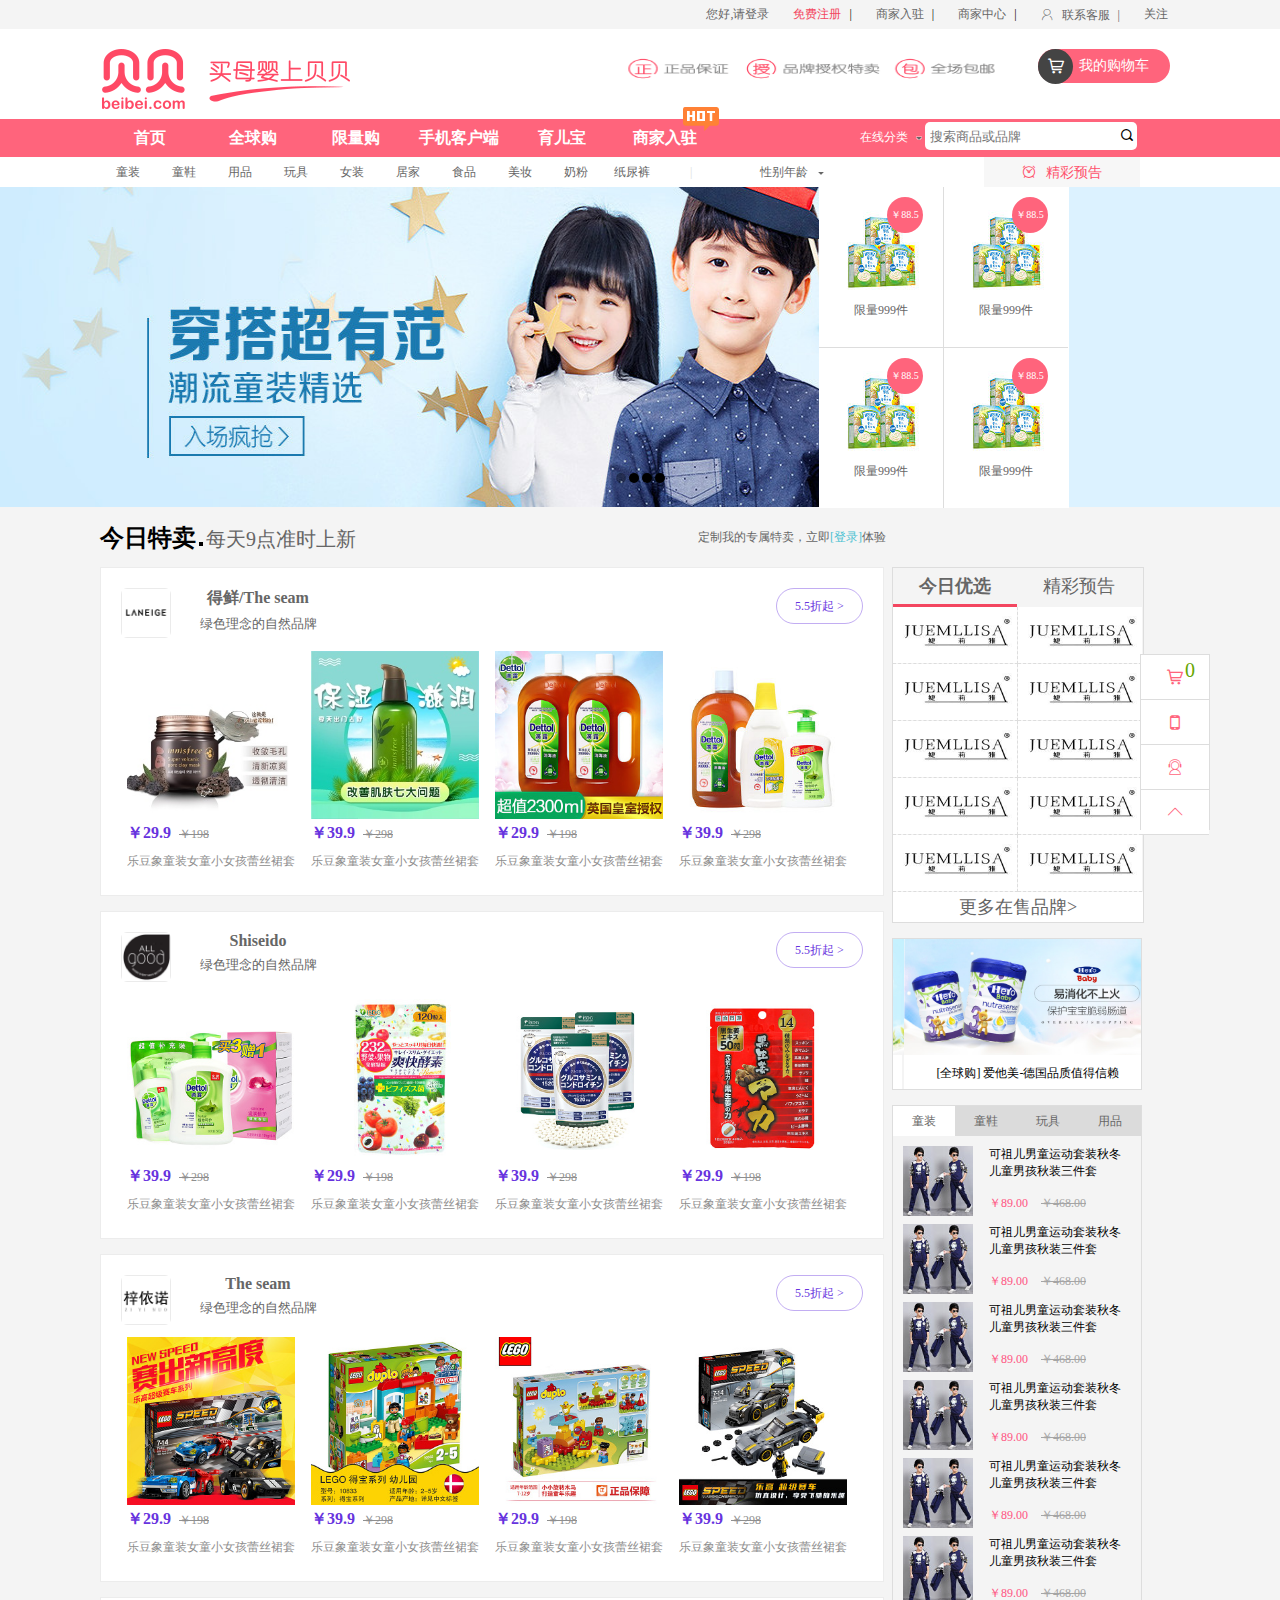
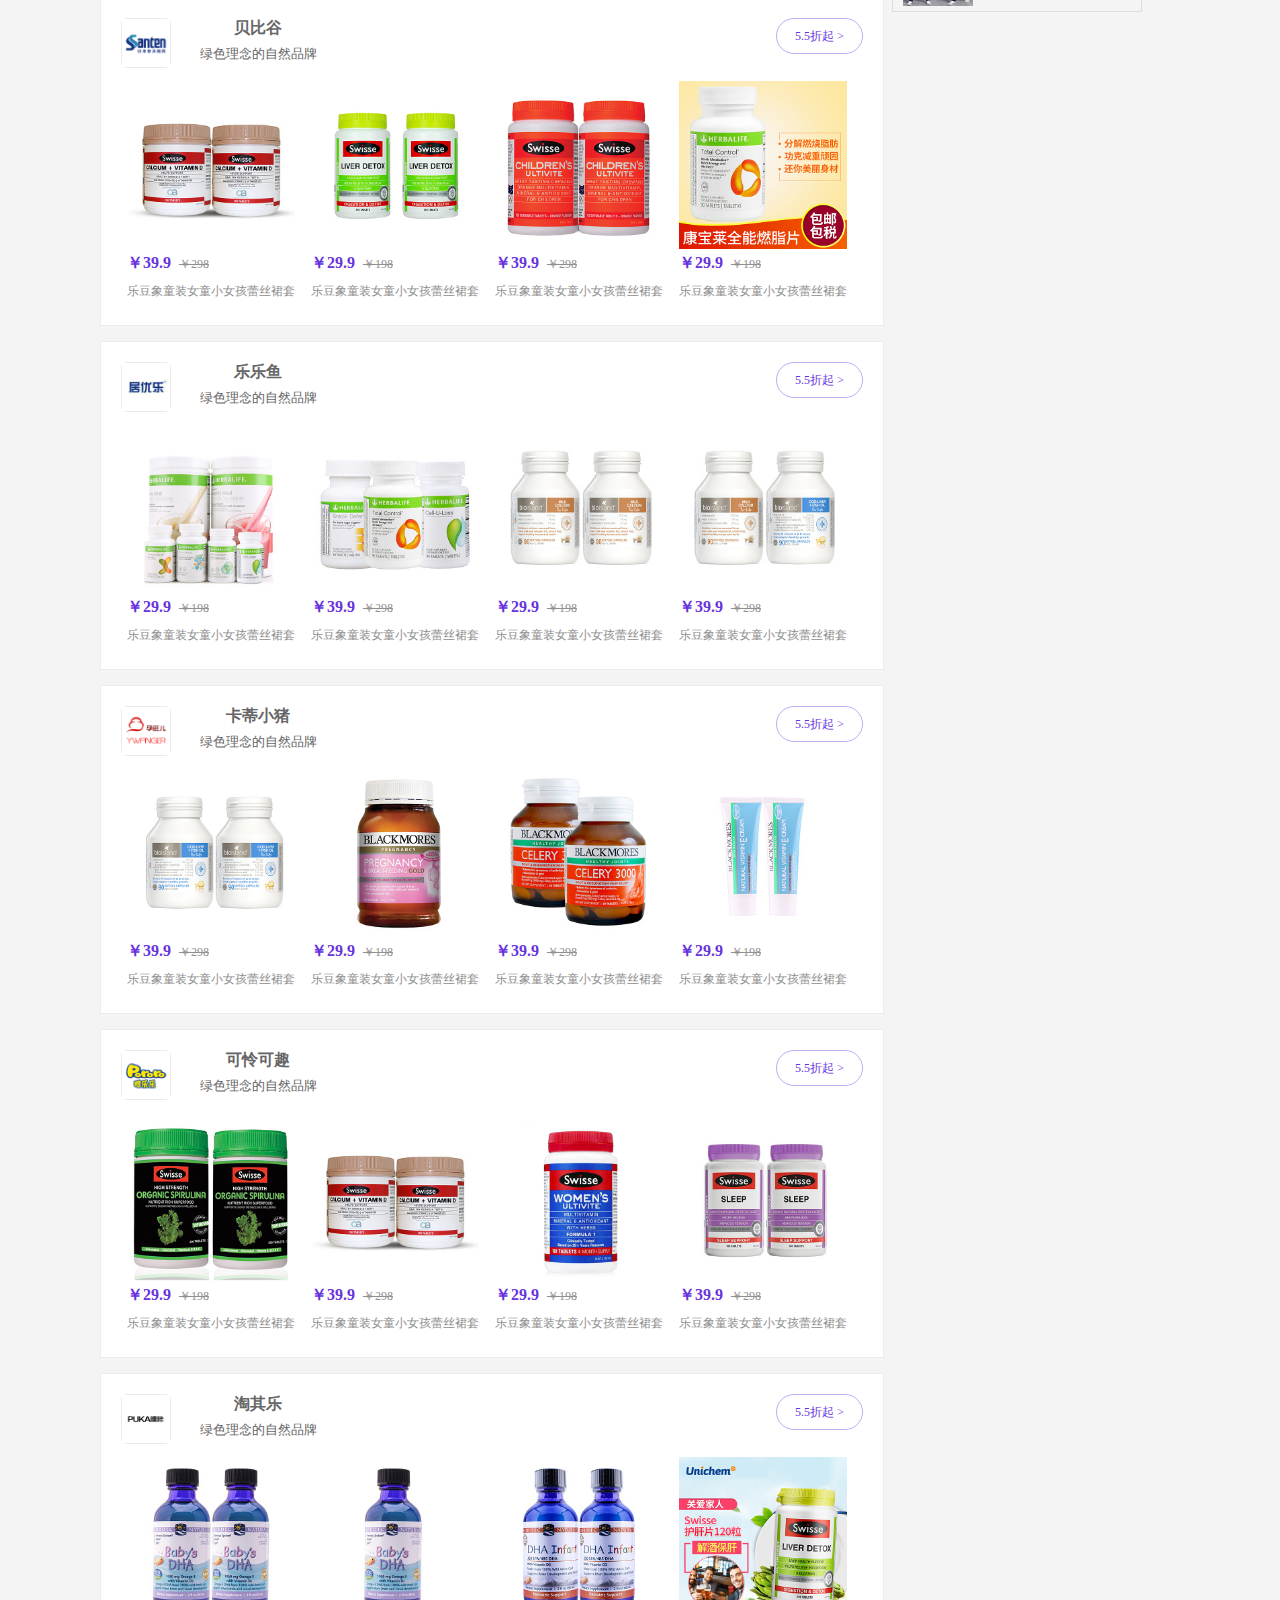
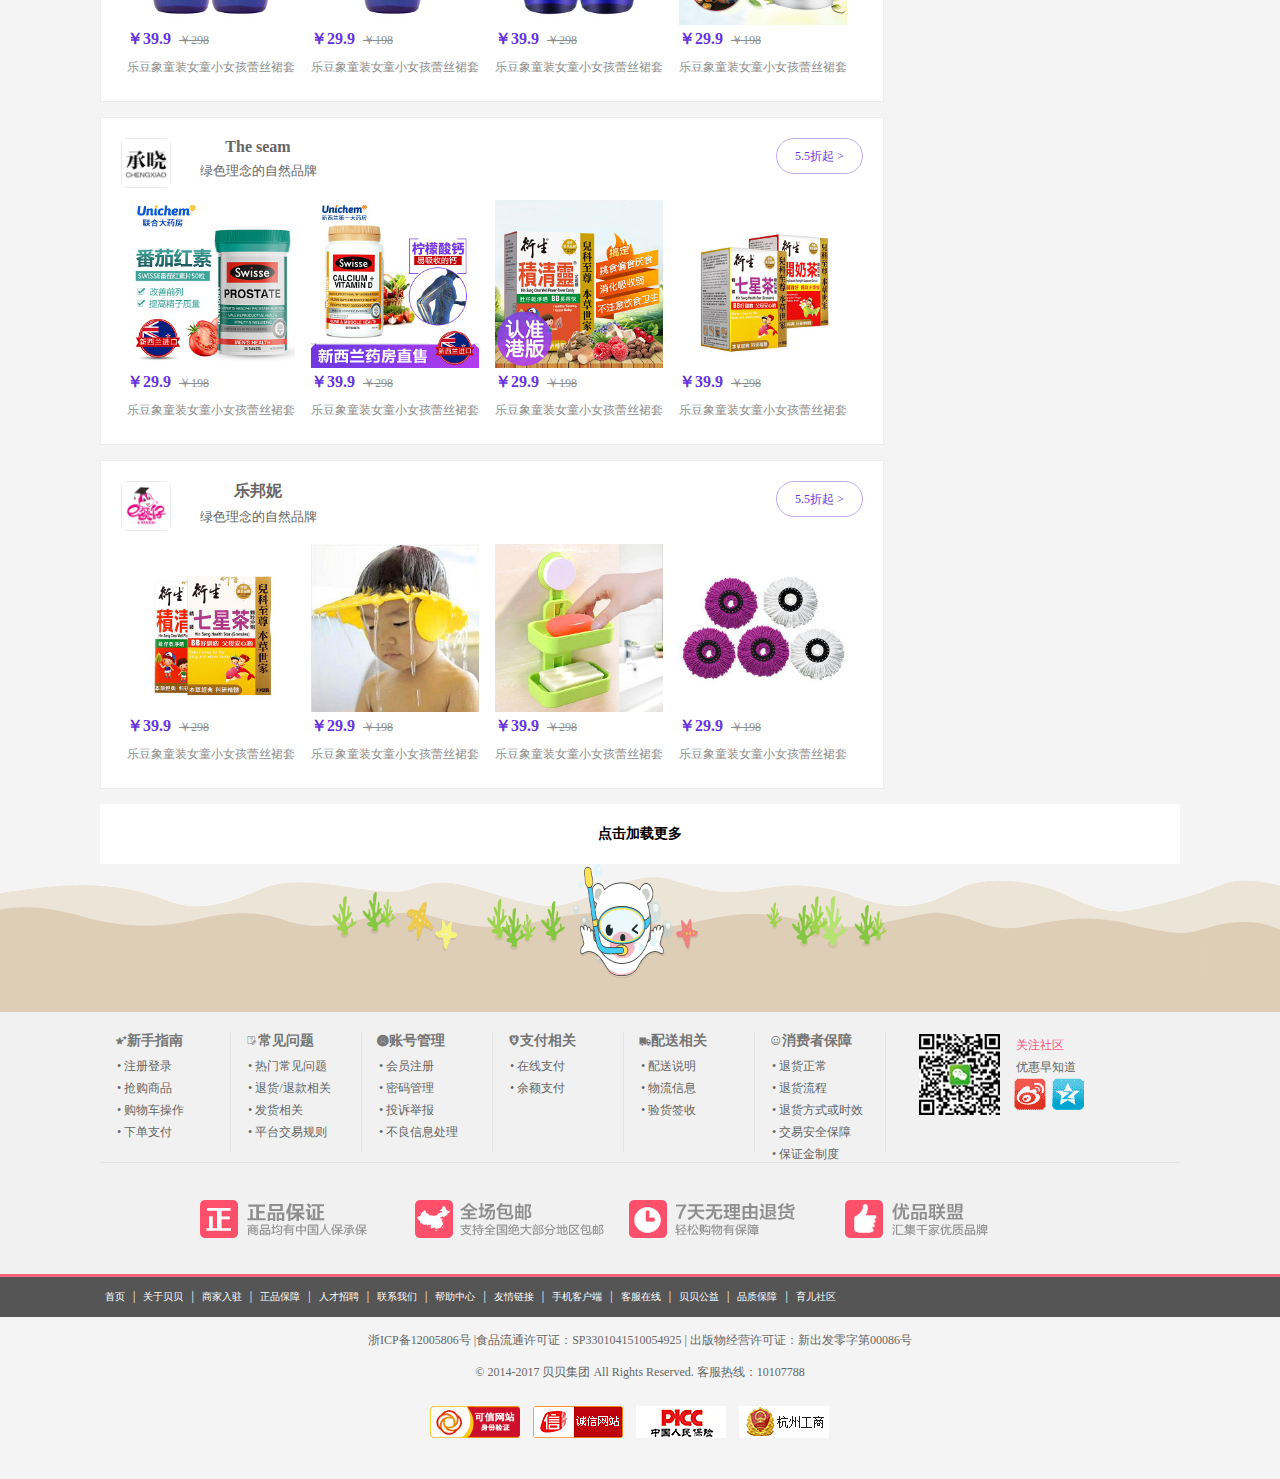
<file: index.html>
<!DOCTYPE html><html><head><meta charset=UTF-8><title></title><link rel=stylesheet type=text/css href=css/index.css><link rel=stylesheet type=text/css href=css/public.css><link rel=stylesheet type=text/css href=font_bwpz695o4ad78pvi/iconfont.css><script src=js/jquery-1.11.3.js></script><script src=js/index.js?111></script></head><body><header><div class=middle><div class=header-r><ul><li><a href=logo.html>您好,请登录</a></li><li><a href=register.html class=te>免费注册</a><span>|</span></li><li><a href=#>商家入驻</a><span>|</span></li><li><a href=#>商家中心</a><span>|</span></li><li><a href=# id=sever><i class=iconfont>&#xe602;</i>联系客服<span>|</span></a><ul class=center><li><a href=#><i class=iconfont>&#xe63b;</i>帮助中心</a></li></ul></li><li><a href=# id=enter>关注</a></li></ul></div><div class=wei><dl class=wechat><dd>微信号：beibeiclub</dd><dt title=微信扫一扫><img src=images/weixin.png></dt><dd>订阅贝贝官方微信</dd></dl><dl class=social><dd><a href=#><img src=images/xinlang.png></a></dd><dd><a href=#><img src=images/qzone.png></a></dd></dl></div></div></header><section id=logo><div class=middle><a href=#><img src=images/main_logo5.png></a> <a href=# class=logo2><img src=images/logo2.png></a><div class=car><a href=#><div class="circle iconfont">&#xe611;</div><span>我的购物车</span></a></div><div class=select><ul><li><span>赶快去挑选商品吧</span></li></ul><p><b>小计<span>￥ 0.00</span></b> <a href=#><i class=iconfont>&#xe611;</i><span>去购物车结算</span></a></p></div></div></section><section id=nav><div class=middle><div class=left><a href=#>首页</a> <a href=details.html>全球购</a> <a href=#>限量购</a> <a href=#>手机客户端</a> <a href=#>育儿宝</a> <a href=#>商家入驻<i class=i1></i></a></div><div class=right><a href=# id=min>在线分类<img src=images/header.png></a> <span><input type=text placeholder=搜索商品或品牌><i class=iconfont>&#xe6fe;</i></span><ul class=list></ul></div><div class=hide><ul id=menu><li class=active>热销分类</li><li>儿童服饰</li><li>婴儿装</li><li>婴童鞋</li><li>奶粉辅食</li><li>哺育喂养</li><li>儿童服饰</li><li>婴儿装</li><li>婴童鞋</li><li>奶粉辅食</li><li>哺育喂养</li></ul><div id=panel><div class="panel active"><ul class=list><li class=valign><img src=images/list2.jpg><p class=title>纸尿裤</p></li><li class=valign><img src=images/list2.jpg><p class=title>纸尿裤</p></li><li class=valign><img src=images/list2.jpg><p class=title>纸尿裤</p></li><li class=valign><img src=images/list2.jpg><p class=title>纸尿裤</p></li><li class=valign><img src=images/list2.jpg><p class=title>纸尿裤</p></li><li class=valign><img src=images/list2.jpg><p class=title>纸尿裤</p></li><li class=valign><img src=images/list2.jpg><p class=title>纸尿裤</p></li><li class=valign><img src=images/list2.jpg><p class=title>纸尿裤</p></li><li class=valign><img src=images/list2.jpg><p class=title>纸尿裤</p></li><li class=valign><img src=images/list2.jpg><p class=title>纸尿裤</p></li><li class=valign><img src=images/list2.jpg><p class=title>纸尿裤</p></li><li class=valign><img src=images/list2.jpg><p class=title>纸尿裤</p></li></ul></div><div class=panel><ul class=list><li class=valign><img src=images/list3.jpg><p class=title>益智早教</p></li><li class=valign><img src=images/list3.jpg><p class=title>益智早教</p></li><li class=valign><img src=images/list3.jpg><p class=title>益智早教</p></li><li class=valign><img src=images/list3.jpg><p class=title>益智早教</p></li><li class=valign><img src=images/list3.jpg><p class=title>益智早教</p></li><li class=valign><img src=images/list3.jpg><p class=title>益智早教</p></li><li class=valign><img src=images/list3.jpg><p class=title>益智早教</p></li><li class=valign><img src=images/list3.jpg><p class=title>益智早教</p></li><li class=valign><img src=images/list3.jpg><p class=title>益智早教</p></li><li class=valign><img src=images/list3.jpg><p class=title>益智早教</p></li><li class=valign><img src=images/list3.jpg><p class=title>益智早教</p></li><li class=valign><img src=images/list3.jpg><p class=title>益智早教</p></li></ul></div><div class=panel><ul class=list><li class=valign><img src=images/list2.jpg><p class=title>纸尿裤</p></li><li class=valign><img src=images/list2.jpg><p class=title>纸尿裤</p></li><li class=valign><img src=images/list2.jpg><p class=title>纸尿裤</p></li><li class=valign><img src=images/list2.jpg><p class=title>纸尿裤</p></li><li class=valign><img src=images/list2.jpg><p class=title>纸尿裤</p></li><li class=valign><img src=images/list2.jpg><p class=title>纸尿裤</p></li><li class=valign><img src=images/list2.jpg><p class=title>纸尿裤</p></li><li class=valign><img src=images/list2.jpg><p class=title>纸尿裤</p></li><li class=valign><img src=images/list2.jpg><p class=title>纸尿裤</p></li><li class=valign><img src=images/list2.jpg><p class=title>纸尿裤</p></li><li class=valign><img src=images/list2.jpg><p class=title>纸尿裤</p></li><li class=valign><img src=images/list2.jpg><p class=title>纸尿裤</p></li></ul></div><div class=panel><ul class=list><li class=valign><img src=images/list3.jpg><p class=title>益智早教</p></li><li class=valign><img src=images/list3.jpg><p class=title>益智早教</p></li><li class=valign><img src=images/list3.jpg><p class=title>益智早教</p></li><li class=valign><img src=images/list3.jpg><p class=title>益智早教</p></li><li class=valign><img src=images/list3.jpg><p class=title>益智早教</p></li><li class=valign><img src=images/list3.jpg><p class=title>益智早教</p></li><li class=valign><img src=images/list3.jpg><p class=title>益智早教</p></li><li class=valign><img src=images/list3.jpg><p class=title>益智早教</p></li><li class=valign><img src=images/list3.jpg><p class=title>益智早教</p></li><li class=valign><img src=images/list3.jpg><p class=title>益智早教</p></li><li class=valign><img src=images/list3.jpg><p class=title>益智早教</p></li><li class=valign><img src=images/list3.jpg><p class=title>益智早教</p></li></ul></div><div class=panel><ul class=list><li class=valign><img src=images/list2.jpg><p class=title>纸尿裤</p></li><li class=valign><img src=images/list2.jpg><p class=title>纸尿裤</p></li><li class=valign><img src=images/list2.jpg><p class=title>纸尿裤</p></li><li class=valign><img src=images/list2.jpg><p class=title>纸尿裤</p></li><li class=valign><img src=images/list2.jpg><p class=title>纸尿裤</p></li><li class=valign><img src=images/list2.jpg><p class=title>纸尿裤</p></li><li class=valign><img src=images/list2.jpg><p class=title>纸尿裤</p></li><li class=valign><img src=images/list2.jpg><p class=title>纸尿裤</p></li><li class=valign><img src=images/list2.jpg><p class=title>纸尿裤</p></li><li class=valign><img src=images/list2.jpg><p class=title>纸尿裤</p></li><li class=valign><img src=images/list2.jpg><p class=title>纸尿裤</p></li><li class=valign><img src=images/list2.jpg><p class=title>纸尿裤</p></li></ul></div><div class=panel><ul class=list><li class=valign><img src=images/list3.jpg><p class=title>益智早教</p></li><li class=valign><img src=images/list3.jpg><p class=title>益智早教</p></li><li class=valign><img src=images/list3.jpg><p class=title>益智早教</p></li><li class=valign><img src=images/list3.jpg><p class=title>益智早教</p></li><li class=valign><img src=images/list3.jpg><p class=title>益智早教</p></li><li class=valign><img src=images/list3.jpg><p class=title>益智早教</p></li><li class=valign><img src=images/list3.jpg><p class=title>益智早教</p></li><li class=valign><img src=images/list3.jpg><p class=title>益智早教</p></li><li class=valign><img src=images/list3.jpg><p class=title>益智早教</p></li><li class=valign><img src=images/list3.jpg><p class=title>益智早教</p></li><li class=valign><img src=images/list3.jpg><p class=title>益智早教</p></li><li class=valign><img src=images/list3.jpg><p class=title>益智早教</p></li></ul></div><div class=panel><ul class=list><li class=valign><img src=images/list2.jpg><p class=title>纸尿裤</p></li><li class=valign><img src=images/list2.jpg><p class=title>纸尿裤</p></li><li class=valign><img src=images/list2.jpg><p class=title>纸尿裤</p></li><li class=valign><img src=images/list2.jpg><p class=title>纸尿裤</p></li><li class=valign><img src=images/list2.jpg><p class=title>纸尿裤</p></li><li class=valign><img src=images/list2.jpg><p class=title>纸尿裤</p></li><li class=valign><img src=images/list2.jpg><p class=title>纸尿裤</p></li><li class=valign><img src=images/list2.jpg><p class=title>纸尿裤</p></li><li class=valign><img src=images/list2.jpg><p class=title>纸尿裤</p></li><li class=valign><img src=images/list2.jpg><p class=title>纸尿裤</p></li><li class=valign><img src=images/list2.jpg><p class=title>纸尿裤</p></li><li class=valign><img src=images/list2.jpg><p class=title>纸尿裤</p></li></ul></div><div class=panel><ul class=list><li class=valign><img src=images/list3.jpg><p class=title>益智早教</p></li><li class=valign><img src=images/list3.jpg><p class=title>益智早教</p></li><li class=valign><img src=images/list3.jpg><p class=title>益智早教</p></li><li class=valign><img src=images/list3.jpg><p class=title>益智早教</p></li><li class=valign><img src=images/list3.jpg><p class=title>益智早教</p></li><li class=valign><img src=images/list3.jpg><p class=title>益智早教</p></li><li class=valign><img src=images/list3.jpg><p class=title>益智早教</p></li><li class=valign><img src=images/list3.jpg><p class=title>益智早教</p></li><li class=valign><img src=images/list3.jpg><p class=title>益智早教</p></li><li class=valign><img src=images/list3.jpg><p class=title>益智早教</p></li><li class=valign><img src=images/list3.jpg><p class=title>益智早教</p></li><li class=valign><img src=images/list3.jpg><p class=title>益智早教</p></li></ul></div><div class=panel><ul class=list><li class=valign><img src=images/list2.jpg><p class=title>纸尿裤</p></li><li class=valign><img src=images/list2.jpg><p class=title>纸尿裤</p></li><li class=valign><img src=images/list2.jpg><p class=title>纸尿裤</p></li><li class=valign><img src=images/list2.jpg><p class=title>纸尿裤</p></li><li class=valign><img src=images/list2.jpg><p class=title>纸尿裤</p></li><li class=valign><img src=images/list2.jpg><p class=title>纸尿裤</p></li><li class=valign><img src=images/list2.jpg><p class=title>纸尿裤</p></li><li class=valign><img src=images/list2.jpg><p class=title>纸尿裤</p></li><li class=valign><img src=images/list2.jpg><p class=title>纸尿裤</p></li><li class=valign><img src=images/list2.jpg><p class=title>纸尿裤</p></li><li class=valign><img src=images/list2.jpg><p class=title>纸尿裤</p></li><li class=valign><img src=images/list2.jpg><p class=title>纸尿裤</p></li></ul></div><div class=panel><ul class=list><li class=valign><img src=images/list3.jpg><p class=title>益智早教</p></li><li class=valign><img src=images/list3.jpg><p class=title>益智早教</p></li><li class=valign><img src=images/list3.jpg><p class=title>益智早教</p></li><li class=valign><img src=images/list3.jpg><p class=title>益智早教</p></li><li class=valign><img src=images/list3.jpg><p class=title>益智早教</p></li><li class=valign><img src=images/list3.jpg><p class=title>益智早教</p></li><li class=valign><img src=images/list3.jpg><p class=title>益智早教</p></li><li class=valign><img src=images/list3.jpg><p class=title>益智早教</p></li><li class=valign><img src=images/list3.jpg><p class=title>益智早教</p></li><li class=valign><img src=images/list3.jpg><p class=title>益智早教</p></li><li class=valign><img src=images/list3.jpg><p class=title>益智早教</p></li><li class=valign><img src=images/list3.jpg><p class=title>益智早教</p></li></ul></div></div></div></div></section><section id=min-nav><div class=middle><ul><li><a href=#>童装</a></li><li><a href=#>童鞋</a></li><li><a href=#>用品</a></li><li><a href=#>玩具</a></li><li><a href=#>女装</a></li><li><a href=#>居家</a></li><li><a href=#>食品</a></li><li><a href=#>美妆</a></li><li><a href=#>奶粉</a></li><li><a href=#>纸尿裤</a></li></ul><span>|</span> <a class=age>性别年龄<img src=images/header.png></a><p><i class=iconfont>&#xe603;</i>精彩预告</p></div><div class=hide><h4>男孩</h4><ul><li><a href=#>0-1岁</a></li><li><a href=#>1-3岁</a></li><li><a href=#>3-6岁</a></li><li><a href=#>6-9岁</a></li><li><a href=#>9-12岁</a></li></ul><h4>女孩</h4><ul><li><a href=#>0-1岁</a></li><li><a href=#>1-3岁</a></li><li><a href=#>3-6岁</a></li><li><a href=#>6-9岁</a></li><li><a href=#>9-12岁</a></li></ul></div></section><section id=min-nav2><div class=middle><img src=images/nav2.png class=img1><ul><li><a href=#>童装</a></li><li><a href=#>童鞋</a></li><li><a href=#>用品</a></li><li><a href=#>玩具</a></li><li><a href=#>女装</a></li><li><a href=#>居家</a></li><li><a href=#>食品</a></li><li><a href=#>美妆</a></li><li><a href=#>奶粉</a></li><li><a href=#>纸尿裤</a></li></ul><span>|</span> <a class=age>性别年龄<img src=images/header.png></a><p><i class=iconfont>&#xe610;</i><a href=# class=a1>全球购</a><i class=iconfont>&#xe63c;</i><a href=# class=a2>限量购</a></p></div><div class=hide><h4>男孩</h4><ul><li><a href=#>0-1岁</a></li><li><a href=#>1-3岁</a></li><li><a href=#>3-6岁</a></li><li><a href=#>6-9岁</a></li><li><a href=#>9-12岁</a></li></ul><h4>女孩</h4><ul><li><a href=#>0-1岁</a></li><li><a href=#>1-3岁</a></li><li><a href=#>3-6岁</a></li><li><a href=#>6-9岁</a></li><li><a href=#>9-12岁</a></li></ul></div></section><section id=banner><ul class=lb><li><img src=images/banner1.jpg></li><li><img src=images/banner2.jpg></li><li><img src=images/banner3.png></li><li><img src=images/banner4.jpg></li></ul><div id=ball><span class=active></span> <span></span> <span></span> <span></span></div><div id=show><ul><li class=valign><a href=#><img src=images/list.jpg><p>限量999件</p><p class=circle>￥88.5</p></a></li><li class=valign><a href=#><img src=images/list.jpg><p>限量999件</p><p class=circle>￥88.5</p></a></li><li class=valign><a href=#><img src=images/list.jpg><p>限量999件</p><p class=circle>￥88.5</p></a></li><li class=valign><a href=#><img src=images/list.jpg><p>限量999件</p><p class=circle>￥88.5</p></a></li></ul></div></section><section id=main><div class=middle><div class=top><p><span>今日特卖</span> <span></span> <span>每天9点准时上新</span></p><a href=logo.html>定制我的专属特卖，立即<i>[登录]</i>体验</a></div><div class=bottom><div class=left id=a-left></div><div class=right><div class=right-t><ul id=menu2><li class=cur><a href=#>今日优选</a></li><li><a href=#>精彩预告</a></li></ul><div id=panel2><div class="panel2 active"><ul class=list2><li class=valign><img src=images/bg.jpg></li><li class=valign><img src=images/bg.jpg></li><li class=valign><img src=images/bg.jpg></li><li class=valign><img src=images/bg.jpg></li><li class=valign><img src=images/bg.jpg></li><li class=valign><img src=images/bg.jpg></li><li class=valign><img src=images/bg.jpg></li><li class=valign><img src=images/bg.jpg></li><li class=valign><img src=images/bg.jpg></li><li class=valign><img src=images/bg.jpg></li></ul></div><div class=panel2><ul class=list2><li class=valign><img src=images/list5.jpg></li><li class=valign><img src=images/list5.jpg></li><li class=valign><img src=images/list5.jpg></li><li class=valign><img src=images/list5.jpg></li><li class=valign><img src=images/list5.jpg></li><li class=valign><img src=images/list5.jpg></li><li class=valign><img src=images/list5.jpg></li><li class=valign><img src=images/list5.jpg></li><li class=valign><img src=images/list5.jpg></li><li class=valign><img src=images/list5.jpg></li></ul></div></div><p><a href=#>更多在售品牌&gt;</a></p></div><div class=main-right-c><ul><li><img src=images/1.jpg><p>[全球购] 牛栏-健康奶牛 纯净奶源</p></li><li><img src=images/2.png><p>[全球购] 爱他美-德国品质值得信赖</p></li><li><img src=images/3.jpg><p>[全球购] HeroBaby-宝宝开心妈妈放心</p></li><li><img src=images/1.jpg><p>[全球购] 牛栏-健康奶牛 纯净奶源</p></li></ul><div class=btnLeft>&lt;</div><div class=btnRight>&gt;</div></div><div class=main-right-b><ul id=menu3><li class=active><a href=#>童装</a></li><li><a href=#>童鞋</a></li><li><a href=#>玩具</a></li><li><a href=#>用品</a></li></ul><div id=panel3><div class="panel3 active"><ul class=list3><li><img src=images/del1.jpg><div class=title><p>可祖儿男童运动套装秋冬儿童男孩秋装三件套</p><span>￥89.00</span> <a href=#>￥468.00</a></div></li><li><img src=images/del1.jpg><div class=title><p>可祖儿男童运动套装秋冬儿童男孩秋装三件套</p><span>￥89.00</span> <a href=#>￥468.00</a></div></li><li><img src=images/del1.jpg><div class=title><p>可祖儿男童运动套装秋冬儿童男孩秋装三件套</p><span>￥89.00</span> <a href=#>￥468.00</a></div></li><li><img src=images/del1.jpg><div class=title><p>可祖儿男童运动套装秋冬儿童男孩秋装三件套</p><span>￥89.00</span> <a href=#>￥468.00</a></div></li><li><img src=images/del1.jpg><div class=title><p>可祖儿男童运动套装秋冬儿童男孩秋装三件套</p><span>￥89.00</span> <a href=#>￥468.00</a></div></li><li><img src=images/del1.jpg><div class=title><p>可祖儿男童运动套装秋冬儿童男孩秋装三件套</p><span>￥89.00</span> <a href=#>￥468.00</a></div></li></ul></div><div class=panel3><ul class=list3><li><img src=images/del2.jpg><div class=title><p>2017童装春装纱裙儿童裙子女童连衣裙公主裙</p><span>￥39.00</span> <a href=#>￥168.00</a></div></li><li><img src=images/del2.jpg><div class=title><p>2017童装春装纱裙儿童裙子女童连衣裙公主裙</p><span>￥39.00</span> <a href=#>￥168.00</a></div></li><li><img src=images/del2.jpg><div class=title><p>2017童装春装纱裙儿童裙子女童连衣裙公主裙</p><span>￥39.00</span> <a href=#>￥168.00</a></div></li><li><img src=images/del2.jpg><div class=title><p>2017童装春装纱裙儿童裙子女童连衣裙公主裙</p><span>￥39.00</span> <a href=#>￥168.00</a></div></li><li><img src=images/del2.jpg><div class=title><p>2017童装春装纱裙儿童裙子女童连衣裙公主裙</p><span>￥39.00</span> <a href=#>￥168.00</a></div></li><li><img src=images/del2.jpg><div class=title><p>2017童装春装纱裙儿童裙子女童连衣裙公主裙</p><span>￥39.00</span> <a href=#>￥168.00</a></div></li></ul></div><div class=panel3><ul class=list3><li><img src=images/del3.jpg><div class=title><p>身彩女童套装夏装2017夏季儿童短裤两件套</p><span>￥69.00</span> <a href=#>￥269.00</a></div></li><li><img src=images/del3.jpg><div class=title><p>身彩女童套装夏装2017夏季儿童短裤两件套</p><span>￥69.00</span> <a href=#>￥269.00</a></div></li><li><img src=images/del3.jpg><div class=title><p>身彩女童套装夏装2017夏季儿童短裤两件套</p><span>￥69.00</span> <a href=#>￥269.00</a></div></li><li><img src=images/del3.jpg><div class=title><p>身彩女童套装夏装2017夏季儿童短裤两件套</p><span>￥69.00</span> <a href=#>￥269.00</a></div></li><li><img src=images/del3.jpg><div class=title><p>身彩女童套装夏装2017夏季儿童短裤两件套</p><span>￥69.00</span> <a href=#>￥269.00</a></div></li><li><img src=images/del3.jpg><div class=title><p>身彩女童套装夏装2017夏季儿童短裤两件套</p><span>￥69.00</span> <a href=#>￥269.00</a></div></li></ul></div><div class=panel3><ul class=list3><li><img src=images/del4.jpg><div class=title><p>可祖儿春款休闲百搭长裤女童韩版牛仔裤</p><span>￥79.00</span> <a href=#>￥399.00</a></div></li><li><img src=images/del4.jpg><div class=title><p>可祖儿春款休闲百搭长裤女童韩版牛仔裤</p><span>￥79.00</span> <a href=#>￥399.00</a></div></li><li><img src=images/del4.jpg><div class=title><p>可祖儿春款休闲百搭长裤女童韩版牛仔裤</p><span>￥79.00</span> <a href=#>￥399.00</a></div></li><li><img src=images/del4.jpg><div class=title><p>可祖儿春款休闲百搭长裤女童韩版牛仔裤</p><span>￥79.00</span> <a href=#>￥399.00</a></div></li><li><img src=images/del4.jpg><div class=title><p>可祖儿春款休闲百搭长裤女童韩版牛仔裤</p><span>￥79.00</span> <a href=#>￥399.00</a></div></li><li><img src=images/del4.jpg><div class=title><p>可祖儿春款休闲百搭长裤女童韩版牛仔裤</p><span>￥79.00</span> <a href=#>￥399.00</a></div></li></ul></div></div></div></div></div><div id=more>点击加载更多</div></div></section><footer><div class=foot-t><img src=images/foot.png></div><div class=foot-c><div class=middle><div class=foot-c-t><dl><dt><i class=iconfont>&#xe600;</i>新手指南</dt><dd><a href=#>• 注册登录</a></dd><dd><a href=#>• 抢购商品</a></dd><dd><a href=#>• 购物车操作</a></dd><dd><a href=#>• 下单支付</a></dd></dl><dl><dt><i class=iconfont>&#xe69b;</i>常见问题</dt><dd><a href=#>• 热门常见问题</a></dd><dd><a href=#>• 退货/退款相关</a></dd><dd><a href=#>• 发货相关</a></dd><dd><a href=#>• 平台交易规则</a></dd></dl><dl><dt><i class=iconfont>&#xe676;</i>账号管理</dt><dd><a href=#>• 会员注册</a></dd><dd><a href=#>• 密码管理</a></dd><dd><a href=#>• 投诉举报</a></dd><dd><a href=#>• 不良信息处理</a></dd></dl><dl><dt><i class=iconfont>&#xe606;</i>支付相关</dt><dd><a href=#>• 在线支付</a></dd><dd><a href=#>• 余额支付</a></dd></dl><dl><dt><i class=iconfont>&#xe659;</i>配送相关</dt><dd><a href=#>• 配送说明</a></dd><dd><a href=#>• 物流信息</a></dd><dd><a href=#>• 验货签收</a></dd></dl><dl><dt><i class=iconfont>&#xe668;</i>消费者保障</dt><dd><a href=#>• 退货正常</a></dd><dd><a href=#>• 退货流程</a></dd><dd><a href=#>• 退货方式或时效</a></dd><dd><a href=#>• 交易安全保障</a></dd><dd><a href=#>• 保证金制度</a></dd></dl><div class=care><p><a href=#>关注社区</a><a href=#>优惠早知道</a></p></div></div><div class=foot-c-b><img src=images/t.png></div></div></div><div class=foot-b><div class=foot-nav><div class=middle><a href=#>首页</a> <span>|</span> <a href=#>关于贝贝</a> <span>|</span> <a href=#>商家入驻</a> <span>|</span> <a href=#>正品保障</a> <span>|</span> <a href=#>人才招聘</a> <span>|</span> <a href=#>联系我们</a> <span>|</span> <a href=#>帮助中心</a> <span>|</span> <a href=#>友情链接</a> <span>|</span> <a href=#>手机客户端</a> <span>|</span> <a href=#>客服在线</a> <span>|</span> <a href=#>贝贝公益</a> <span>|</span> <a href=#>品质保障</a> <span>|</span> <a href=#>育儿社区</a></div></div><div class=foot-content><div class=middle><p>浙ICP备12005806号 |食品流通许可证：SP3301041510054925 | 出版物经营许可证：新出发零字第00086号</p><p>© 2014-2017 贝贝集团 All Rights Reserved. 客服热线：10107788</p><div class=content-b><img src=images/foot-cont.png> <img src=images/foot-cont2.png> <img src=images/foot-cont3.png> <img src=images/foot-cont4.png></div></div></div></div></footer><div id=last><a href=# class=last-f><i class=iconfont>&#xe611;</i><span>0</span></a> <a href=# class=last-s><i class=iconfont>&#xe621;</i></a> <a href=# class=last-t><i class=iconfont>&#xe6df;</i></a> <a href=# class=last-l><i class=iconfont>&#xe601;</i></a><div class=hide1><span><i class=iconfont>&#xe611;</i>购物车是空的</span><ul><li><span>赶快去挑选商品吧</span></li></ul><p><b>小计<span>￥ 0.00</span></b> <a href=#><i class=iconfont>&#xe611;</i><span>去购物车结算</span></a></p></div><div class=hide2><p>下载手机APP</p><p>随时随地看上新</p><img src=images/weixin.png></div></div></body></html>
</file>
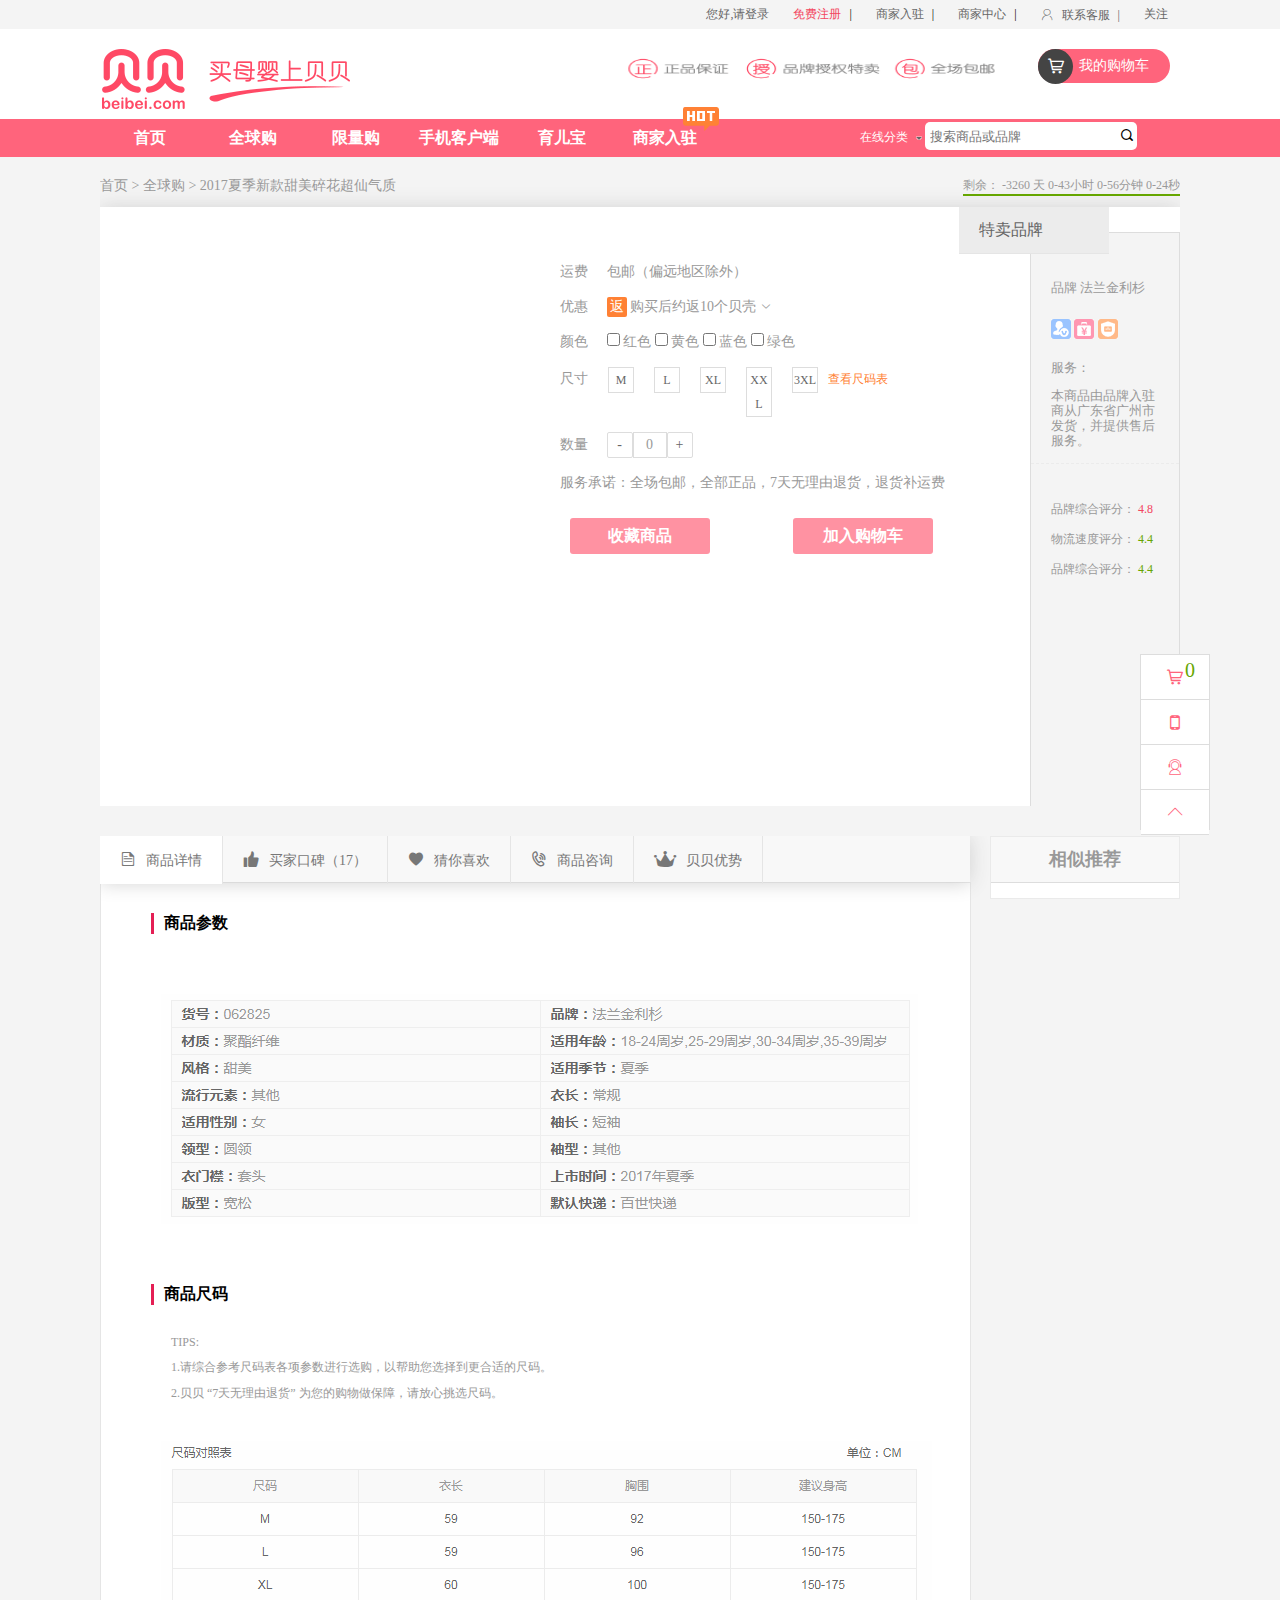
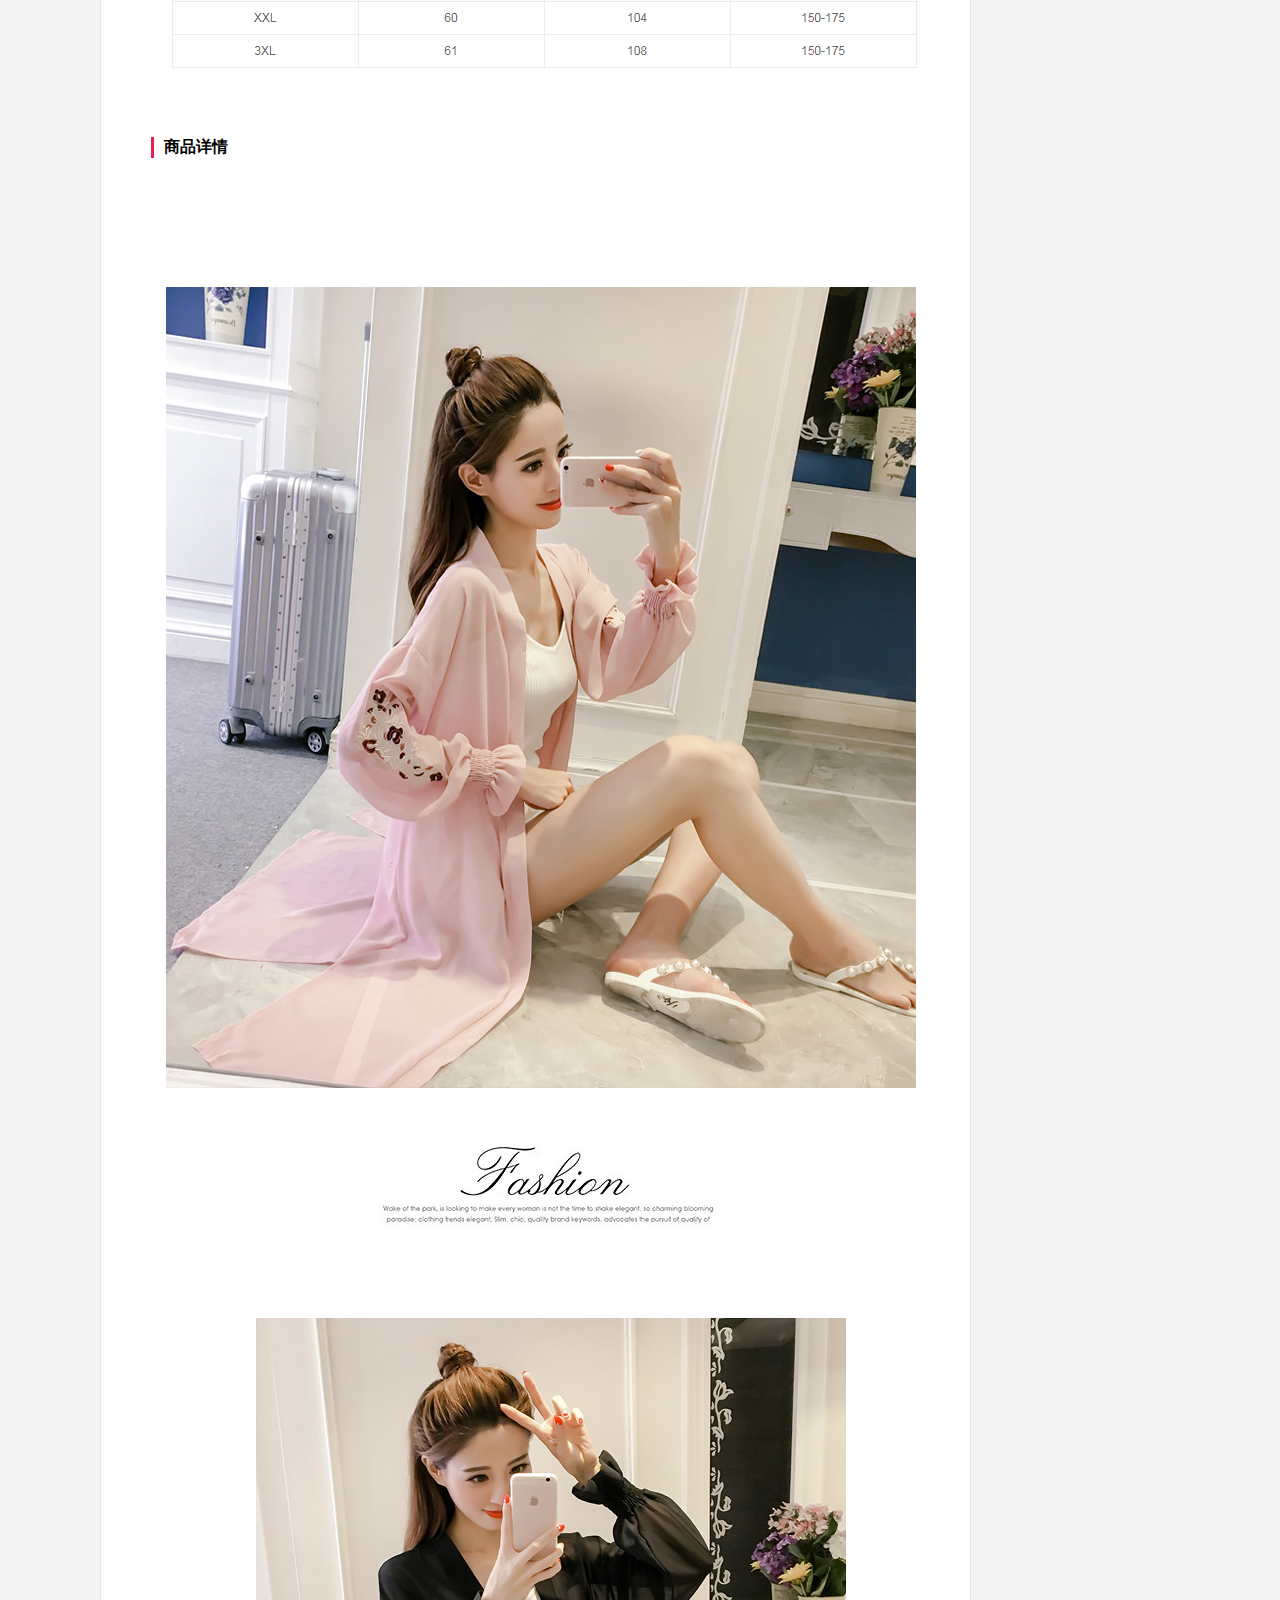
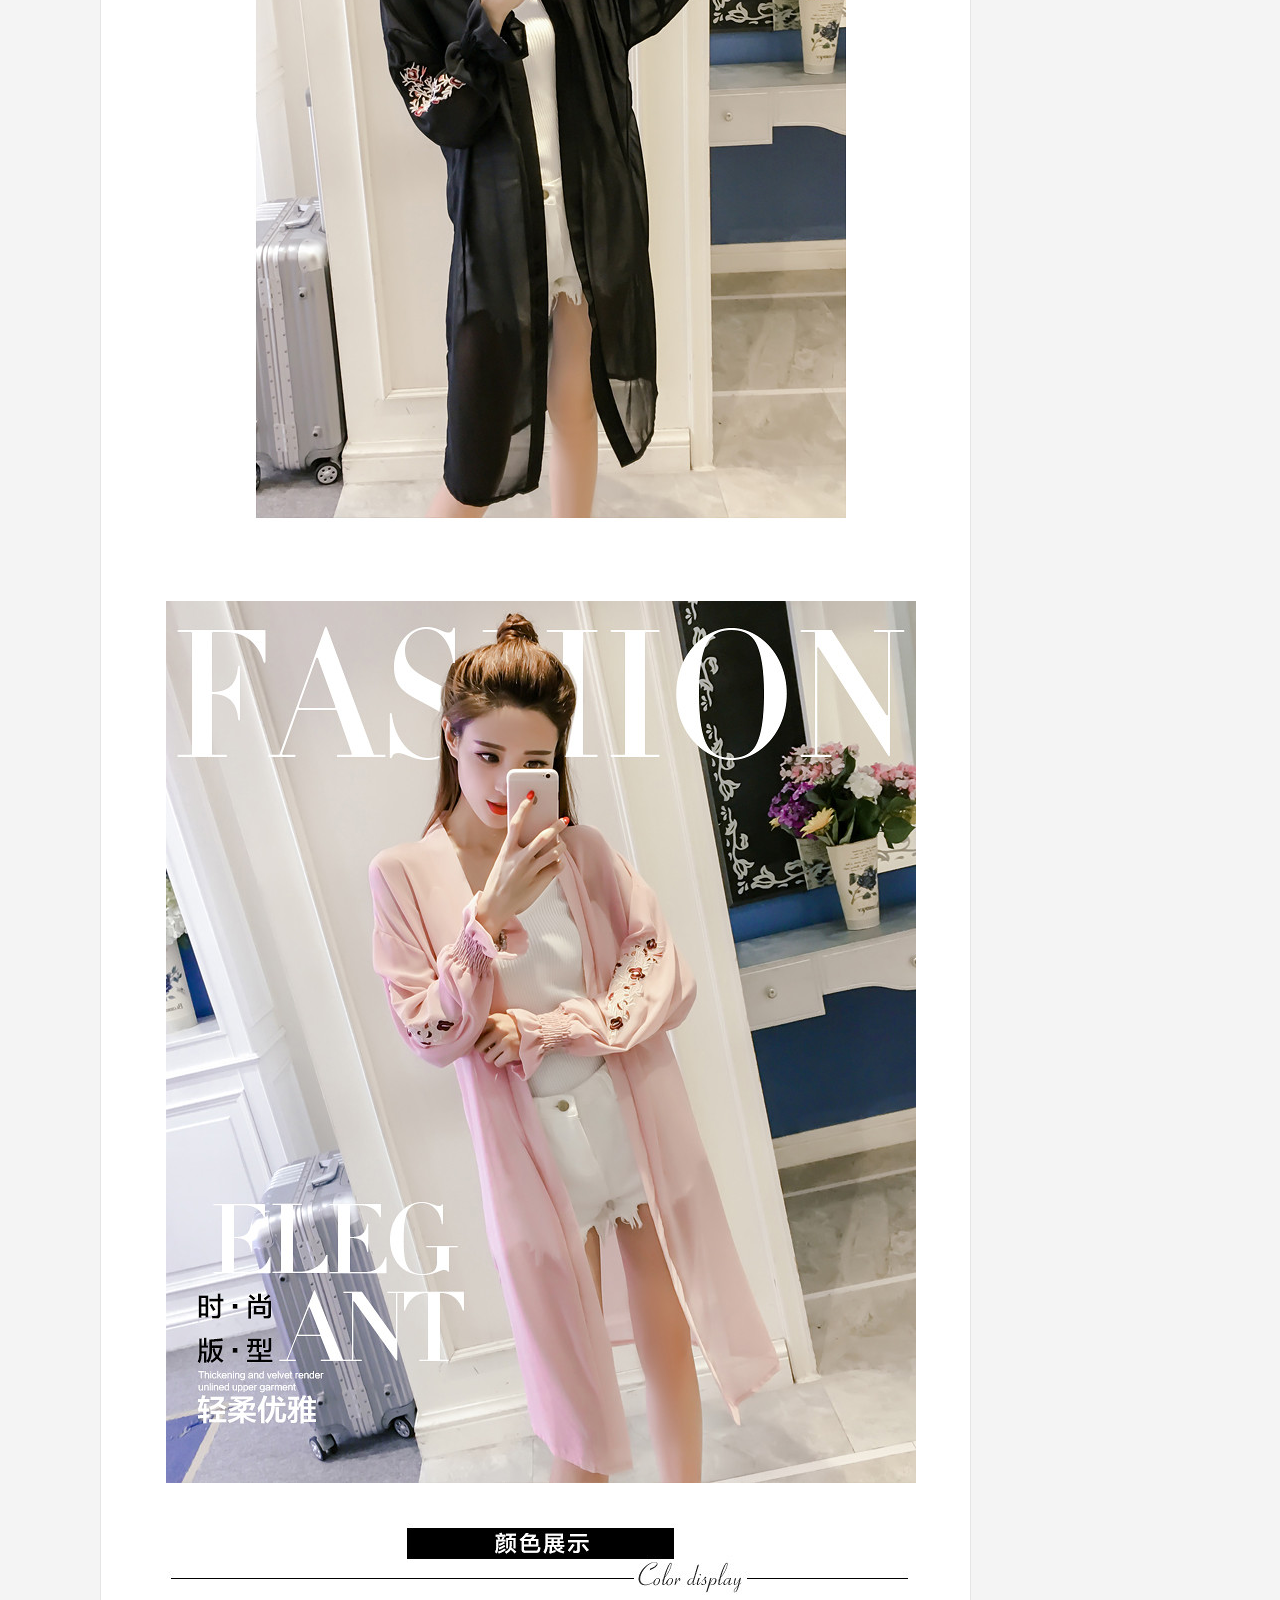
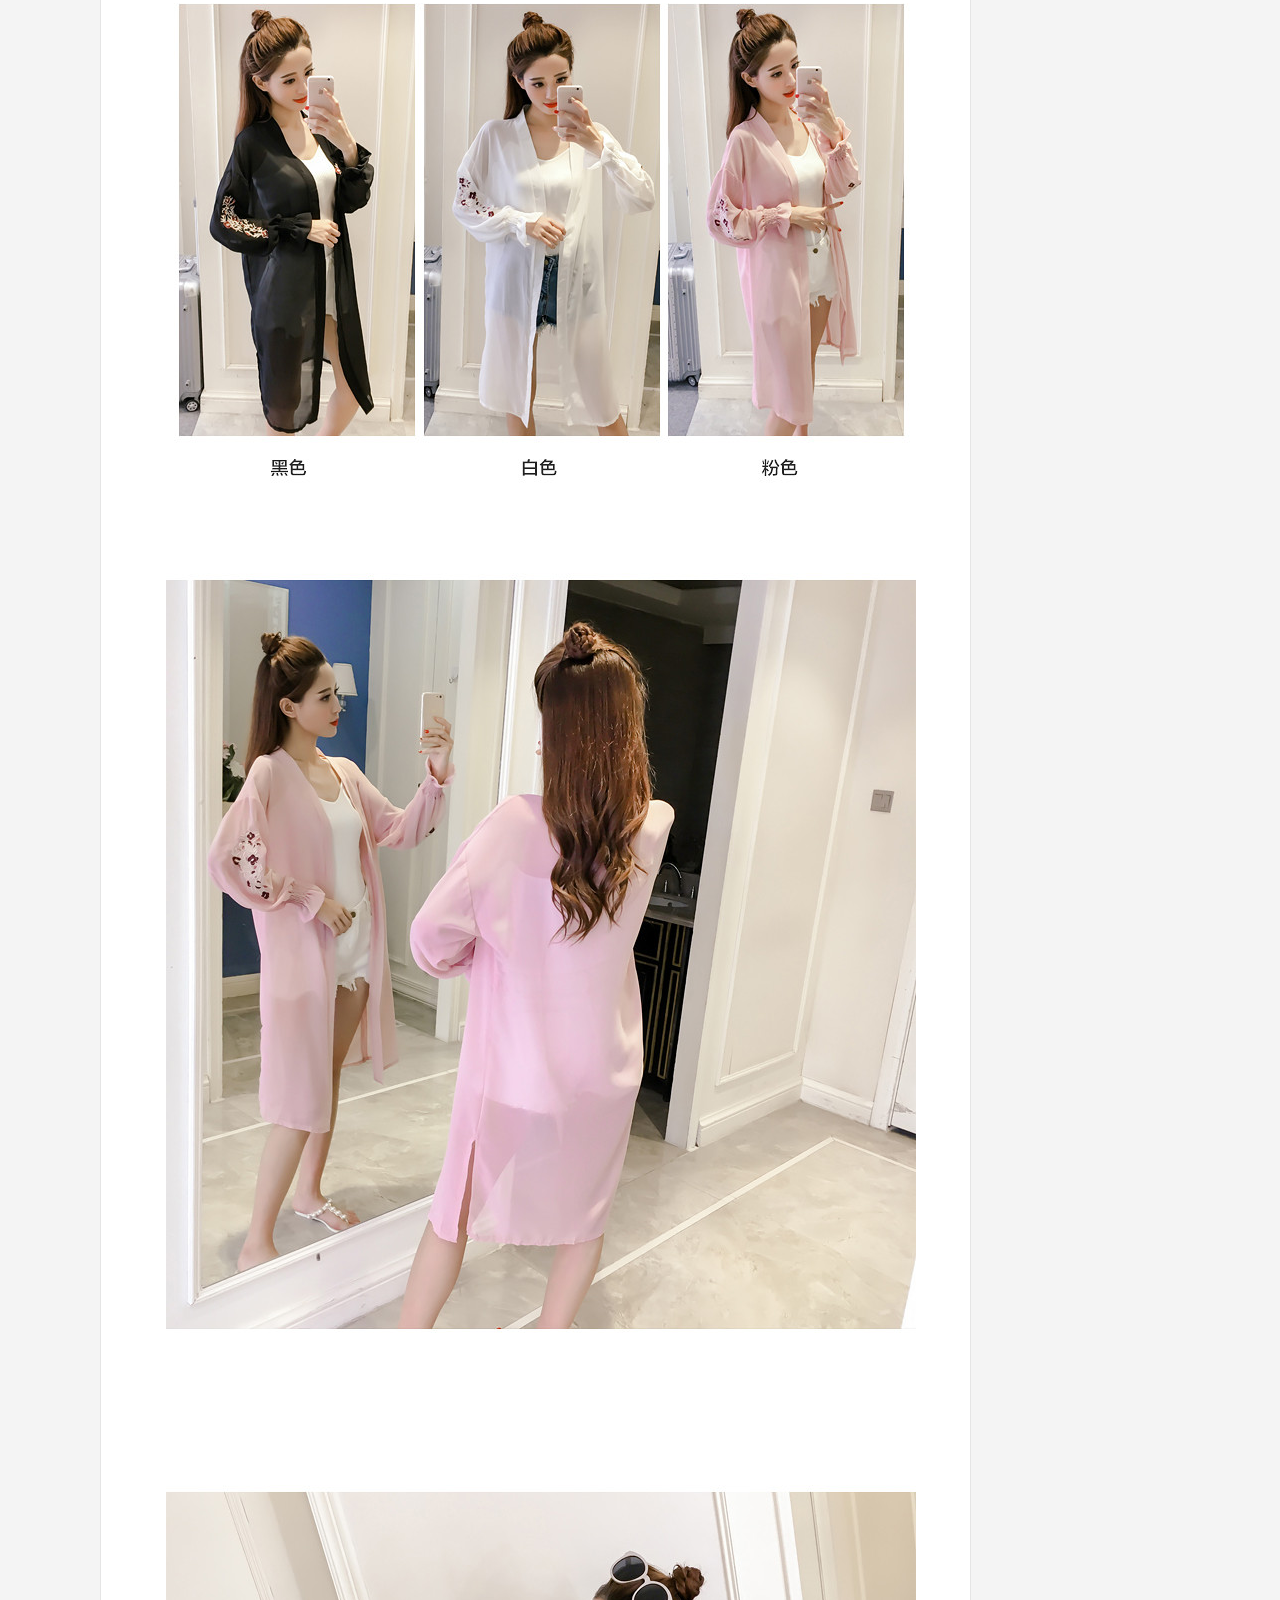
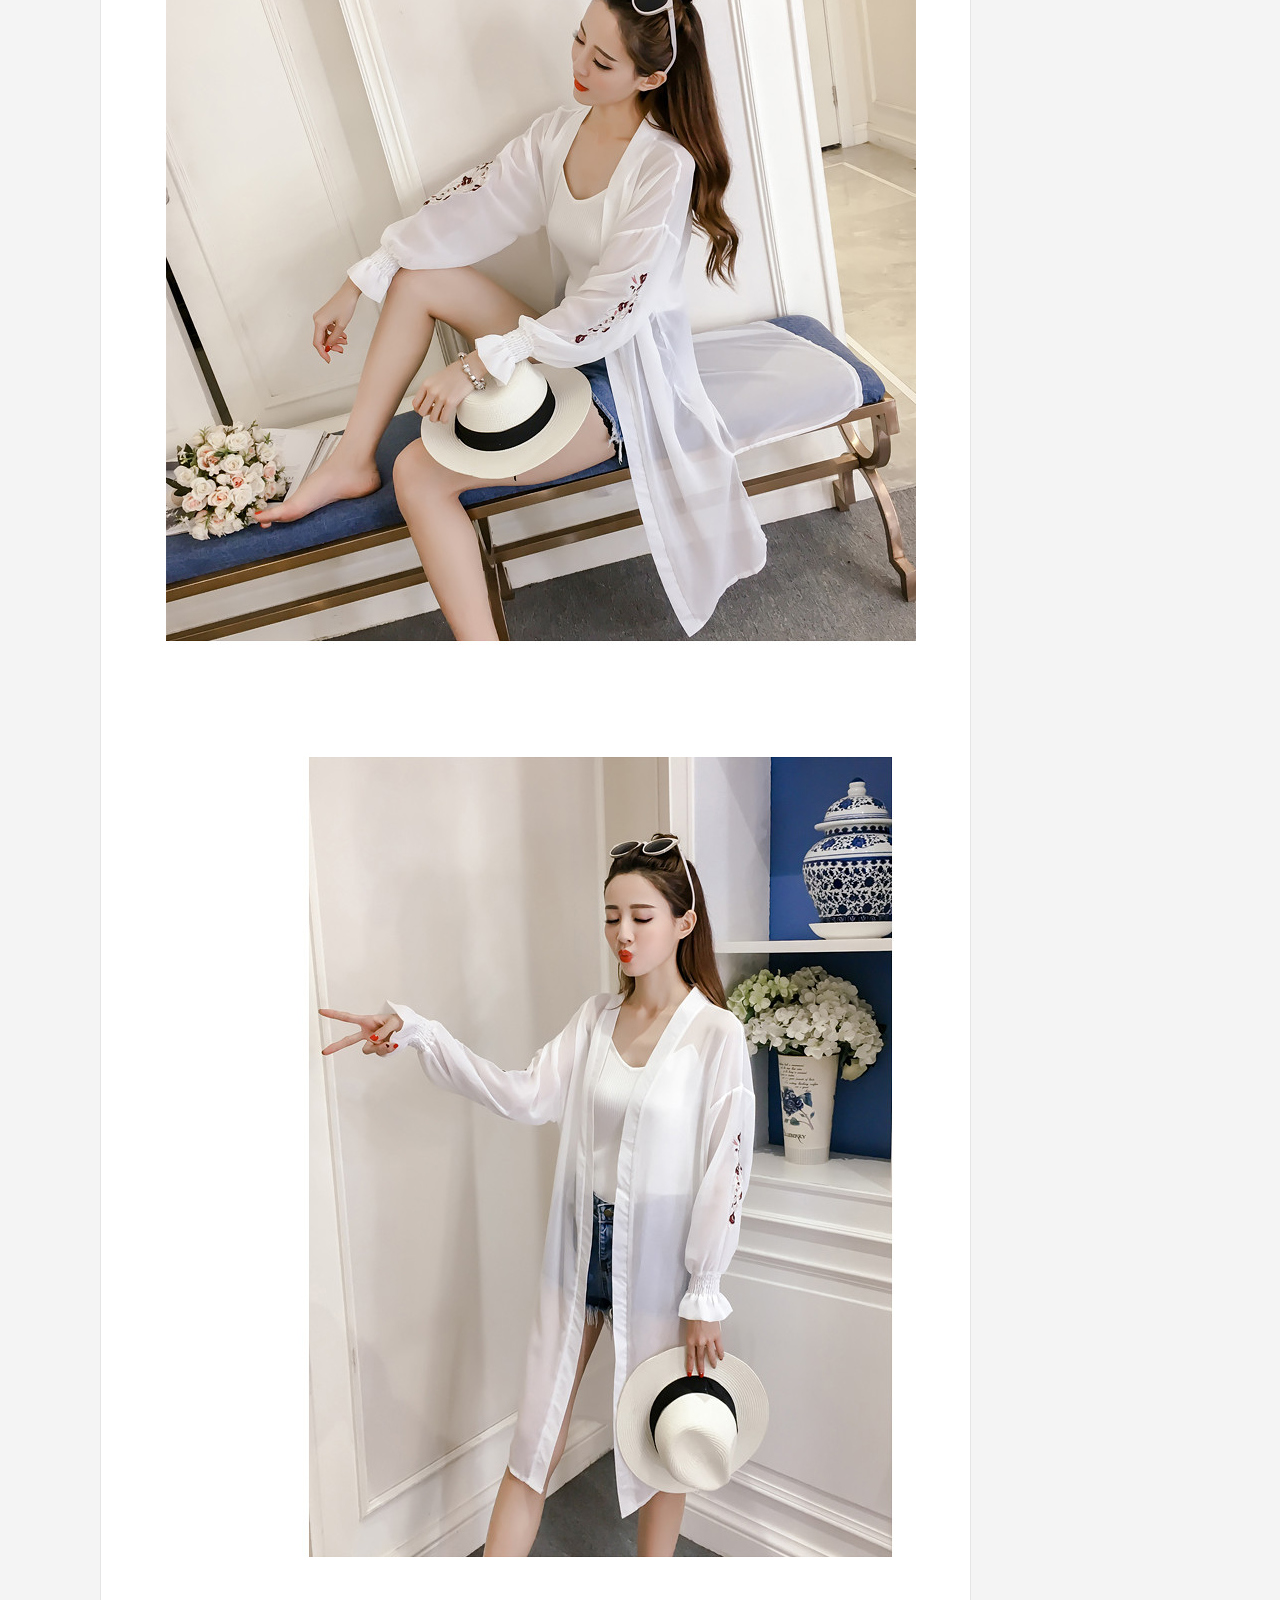
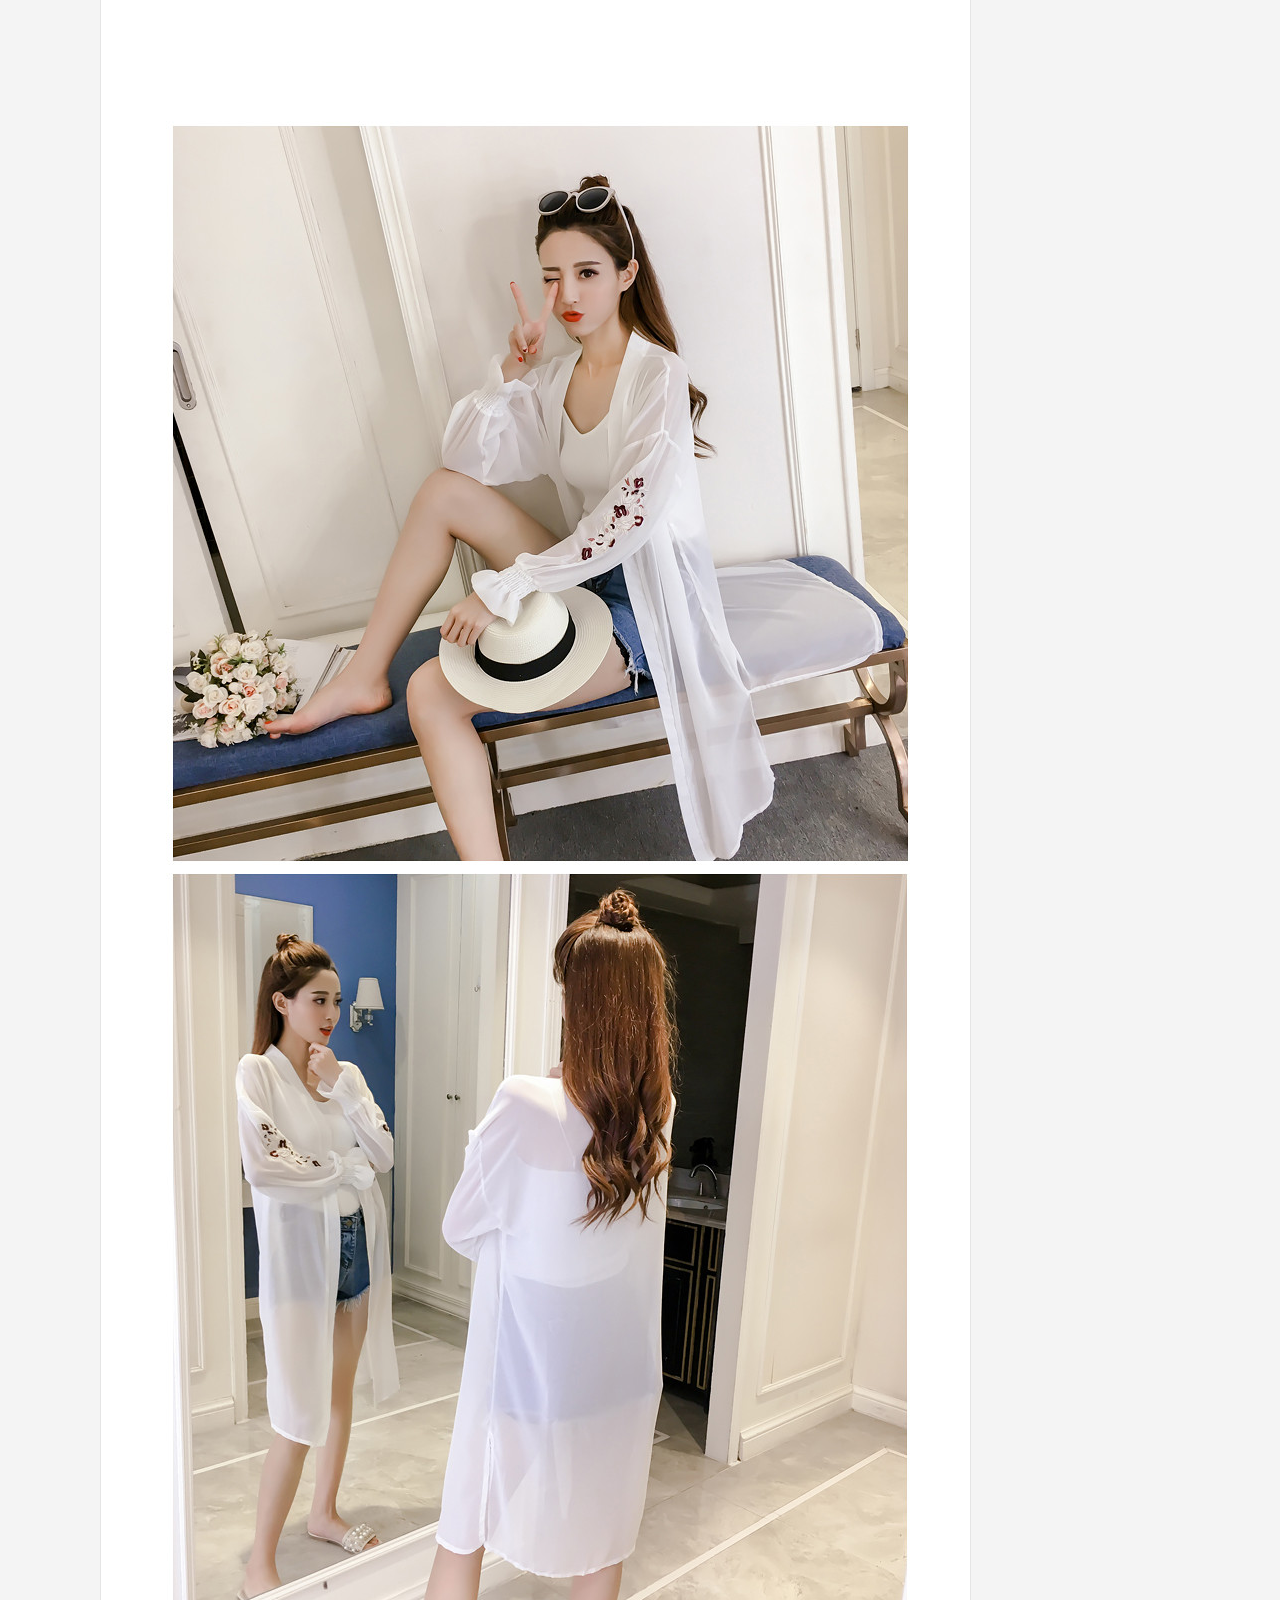
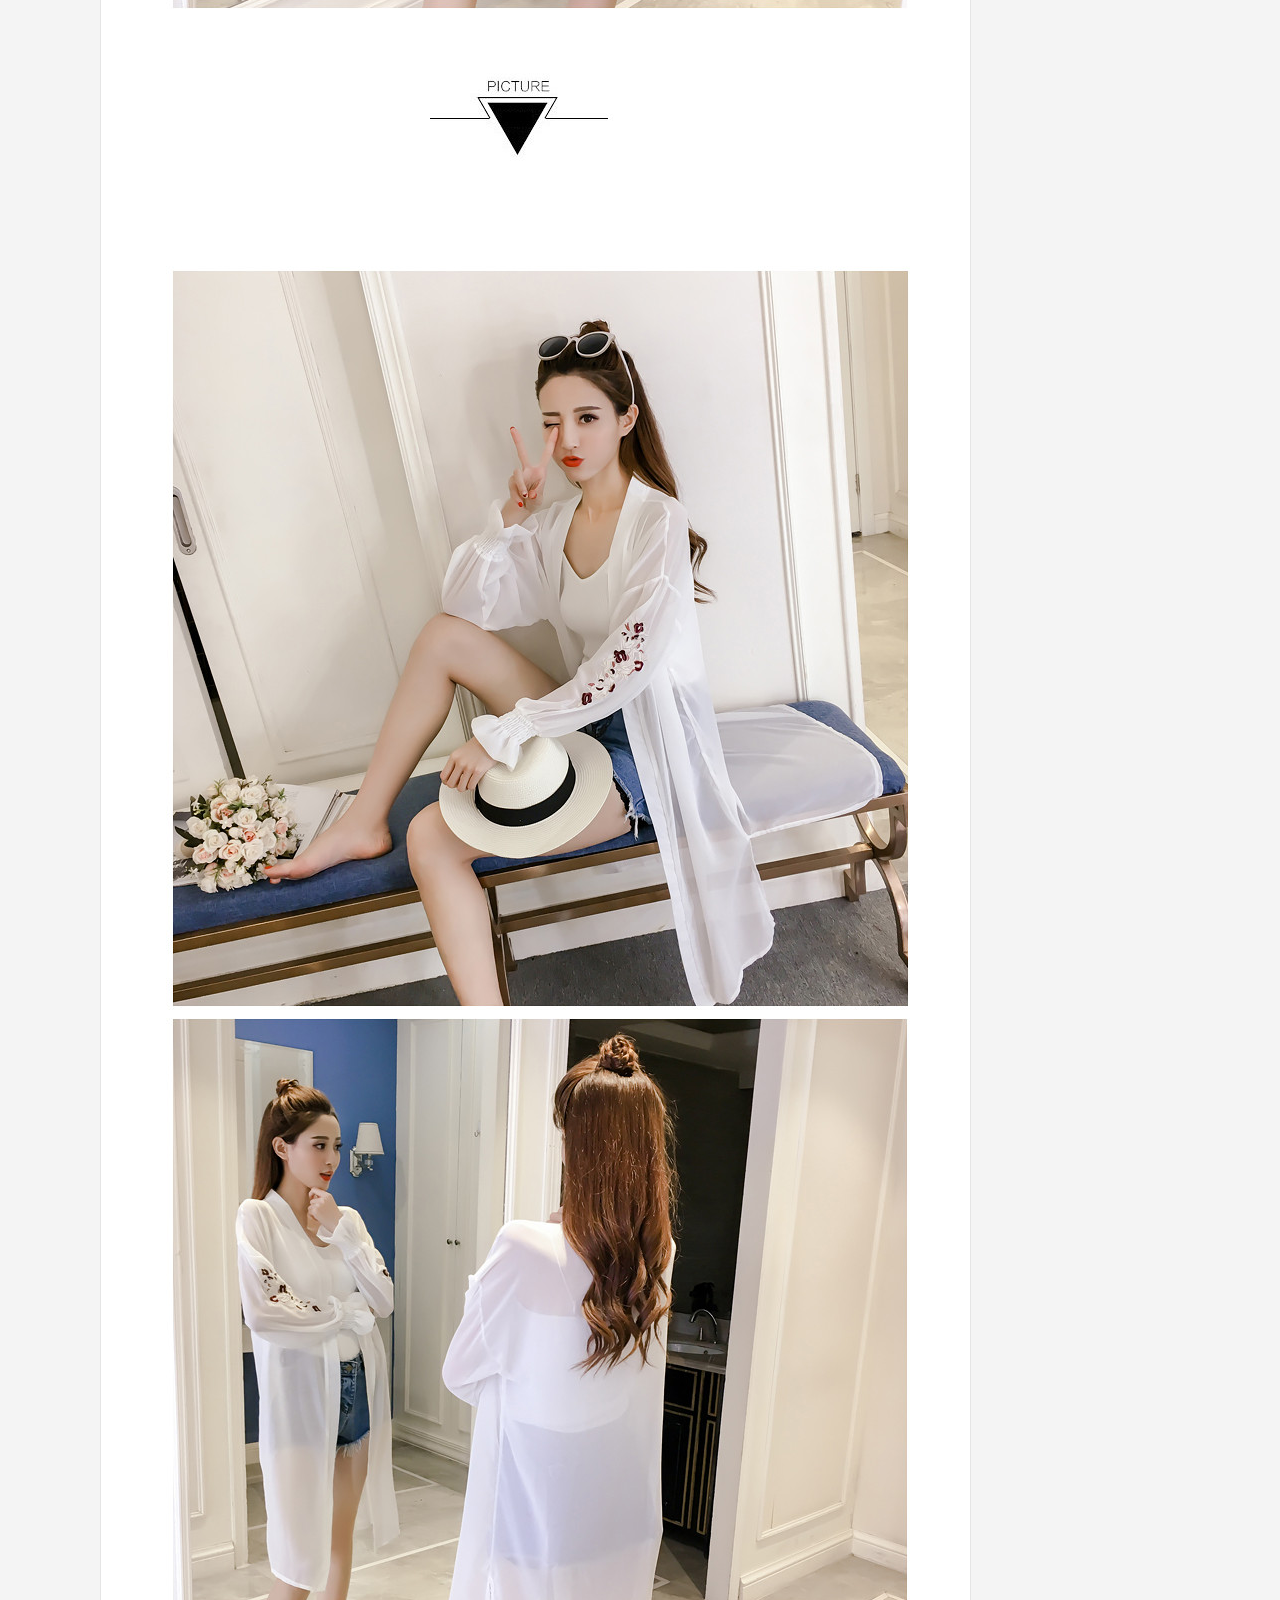
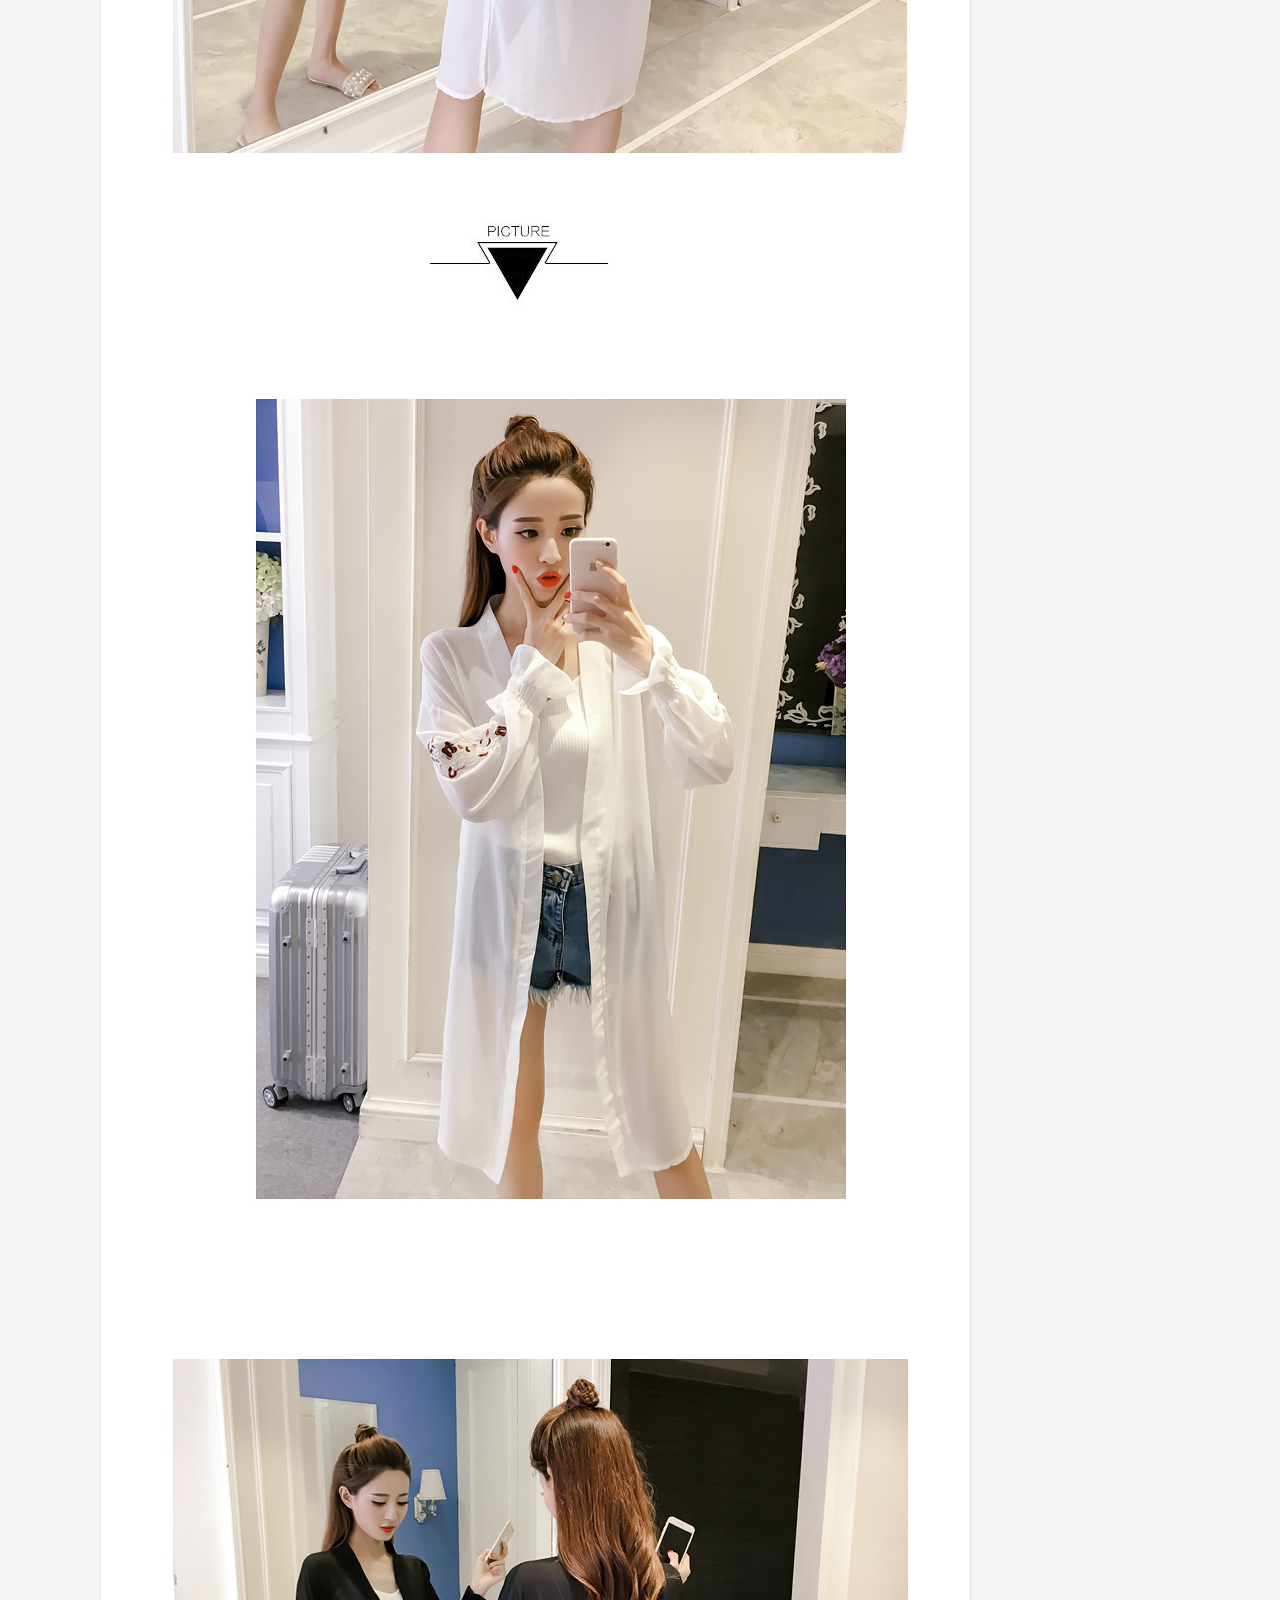
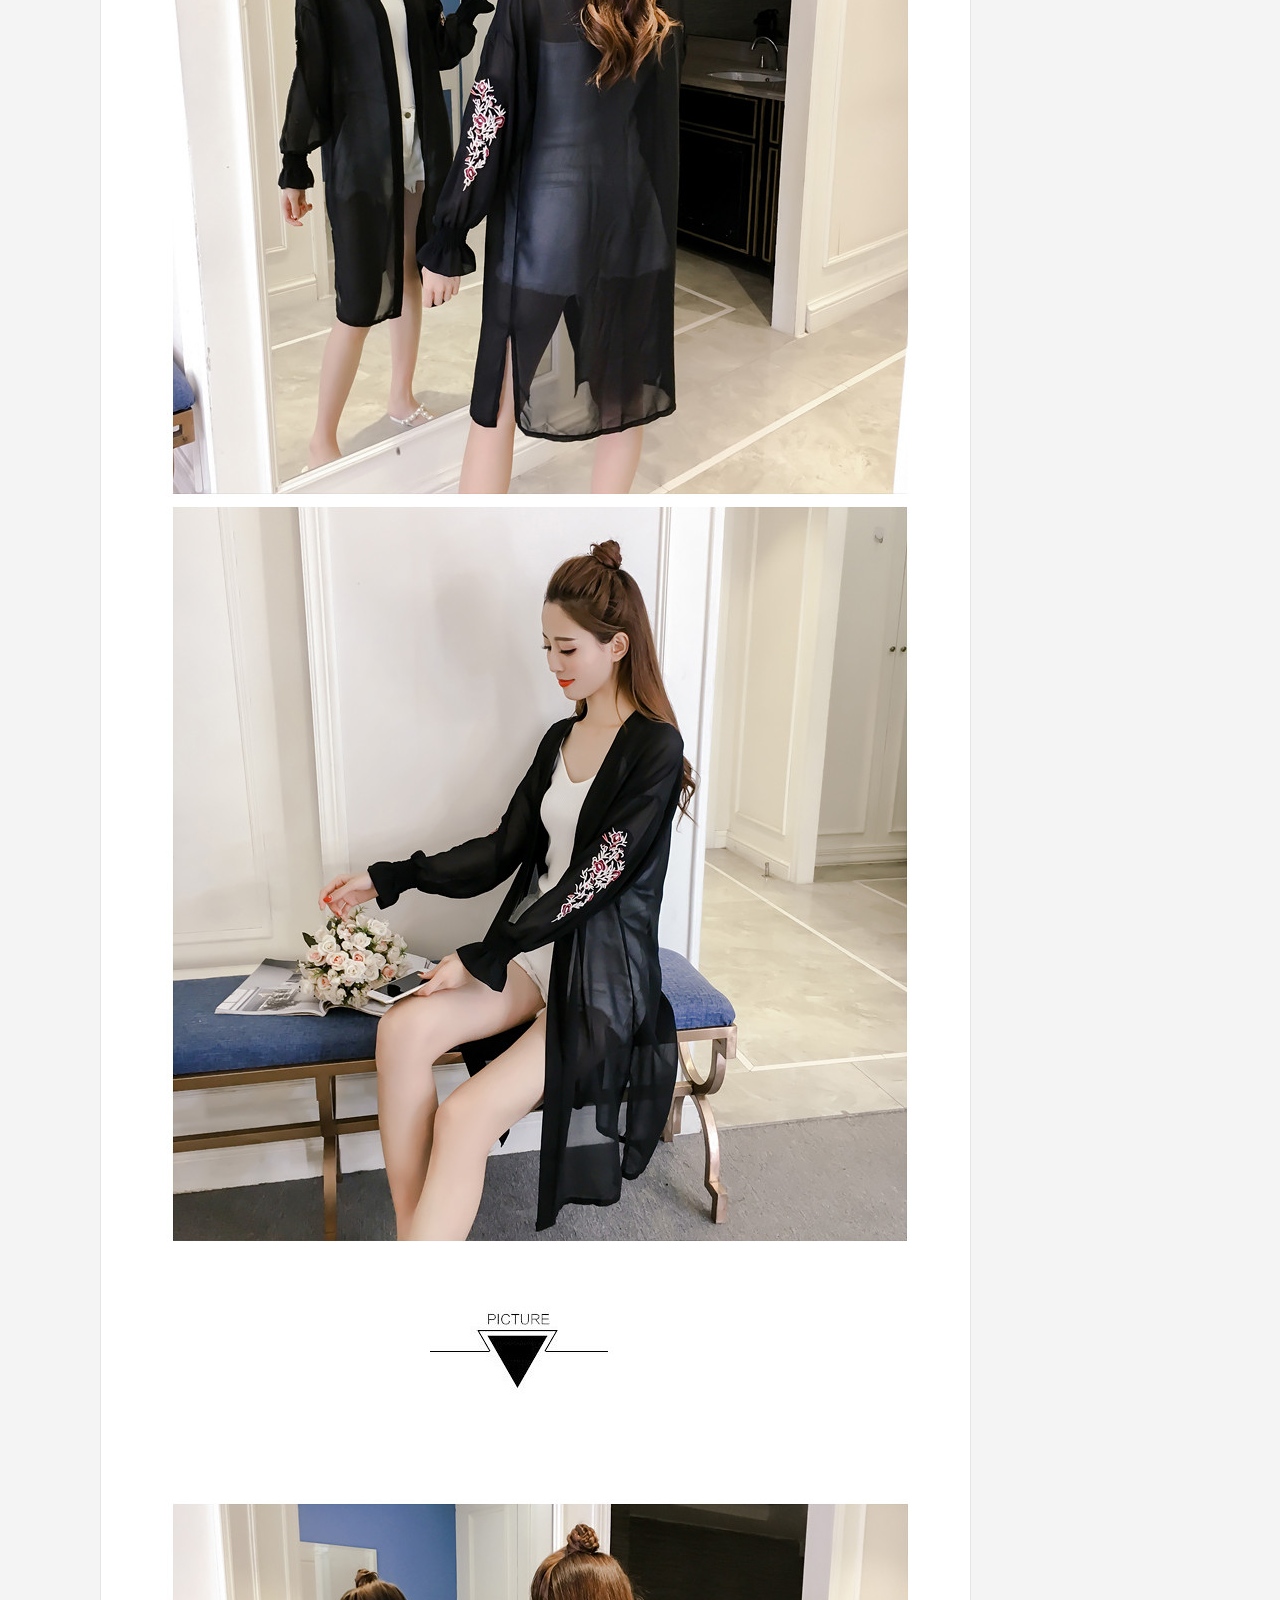
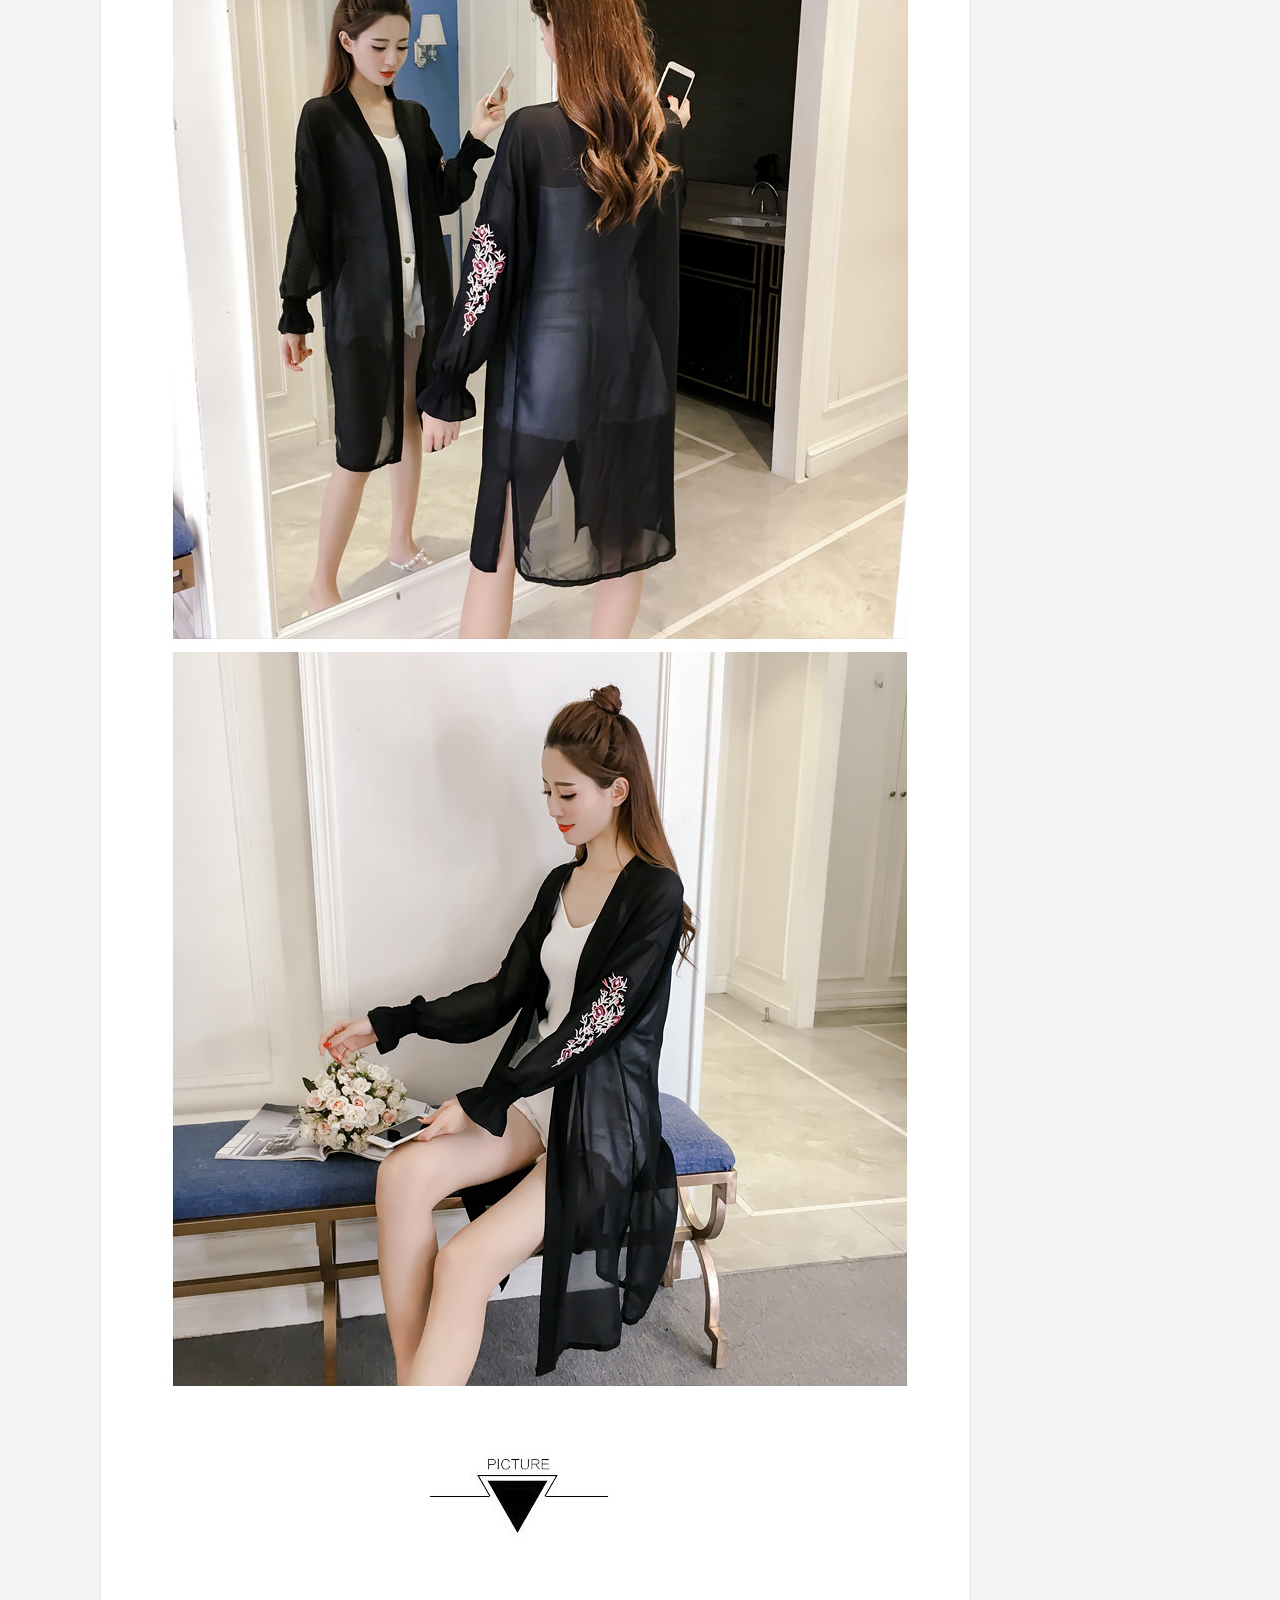
<file: buyCar.html>
<!DOCTYPE html><html><head><meta charset=UTF-8><title></title><link rel=stylesheet type=text/css href=css/buyCar.css><link rel=stylesheet type=text/css href=css/public.css><link rel=stylesheet type=text/css href=font_bwpz695o4ad78pvi/iconfont.css><script src=js/jquery-1.11.3.js></script><script src=js/buyCar.js></script><script src=js/cookie.js></script></head><body><header><div class=middle><div class=header-r><ul><li><a href=logo.html>您好,请登录</a></li><li><a href=register.html class=te>免费注册</a><span>|</span></li><li><a href=#>商家入驻</a><span>|</span></li><li><a href=#>商家中心</a><span>|</span></li><li><a href=# id=sever><i class=iconfont>&#xe602;</i>联系客服<span>|</span></a><ul class=center><li><a href=#><i class=iconfont>&#xe63b;</i>帮助中心</a></li></ul></li><li><a href=# id=enter>关注</a></li></ul></div><div class=wei><dl class=wechat><dd>微信号：beibeiclub</dd><dt title=微信扫一扫><img src=images/weixin.png></dt><dd>订阅贝贝官方微信</dd></dl><dl class=social><dd><a href=#><img src=images/xinlang.png></a></dd><dd><a href=#><img src=images/qzone.png></a></dd></dl></div></div></header><section id=logo><div class=middle><a href=#><img src=images/main_logo5.png></a> <a href=# class=logo2><img src=images/logo2.png></a><div class=car><a href=#><div class="circle iconfont">&#xe611;</div><span>我的购物车</span></a></div><div class=select><ul><li><span>赶快去挑选商品吧</span></li></ul><p><b>小计<span>￥ 0.00</span></b> <a href=#><i class=iconfont>&#xe611;</i><span>去购物车结算</span></a></p></div></div></section><section id=nav><div class=middle><div class=left><a href=#>首页</a> <a href=#>全球购</a> <a href=#>限量购</a> <a href=#>手机客户端</a> <a href=#>育儿宝</a> <a href=#>商家入驻<i class=i1></i></a></div><div class=right><a href=# id=min>在线分类<img src=images/header.png></a> <span><input type=text placeholder=搜索商品或品牌><i class=iconfont>&#xe6fe;</i></span><ul class=list></ul></div><div class=hide><ul id=menu><li class=active>热销分类</li><li>儿童服饰</li><li>婴儿装</li><li>婴童鞋</li><li>奶粉辅食</li><li>哺育喂养</li><li>儿童服饰</li><li>婴儿装</li><li>婴童鞋</li><li>奶粉辅食</li><li>哺育喂养</li></ul><div id=panel><div class="panel active"><ul class=list><li class=valign><img src=images/list2.jpg><p class=title>纸尿裤</p></li><li class=valign><img src=images/list2.jpg><p class=title>纸尿裤</p></li><li class=valign><img src=images/list2.jpg><p class=title>纸尿裤</p></li><li class=valign><img src=images/list2.jpg><p class=title>纸尿裤</p></li><li class=valign><img src=images/list2.jpg><p class=title>纸尿裤</p></li><li class=valign><img src=images/list2.jpg><p class=title>纸尿裤</p></li><li class=valign><img src=images/list2.jpg><p class=title>纸尿裤</p></li><li class=valign><img src=images/list2.jpg><p class=title>纸尿裤</p></li><li class=valign><img src=images/list2.jpg><p class=title>纸尿裤</p></li><li class=valign><img src=images/list2.jpg><p class=title>纸尿裤</p></li><li class=valign><img src=images/list2.jpg><p class=title>纸尿裤</p></li><li class=valign><img src=images/list2.jpg><p class=title>纸尿裤</p></li></ul></div><div class=panel><ul class=list><li class=valign><img src=images/list3.jpg><p class=title>益智早教</p></li><li class=valign><img src=images/list3.jpg><p class=title>益智早教</p></li><li class=valign><img src=images/list3.jpg><p class=title>益智早教</p></li><li class=valign><img src=images/list3.jpg><p class=title>益智早教</p></li><li class=valign><img src=images/list3.jpg><p class=title>益智早教</p></li><li class=valign><img src=images/list3.jpg><p class=title>益智早教</p></li><li class=valign><img src=images/list3.jpg><p class=title>益智早教</p></li><li class=valign><img src=images/list3.jpg><p class=title>益智早教</p></li><li class=valign><img src=images/list3.jpg><p class=title>益智早教</p></li><li class=valign><img src=images/list3.jpg><p class=title>益智早教</p></li><li class=valign><img src=images/list3.jpg><p class=title>益智早教</p></li><li class=valign><img src=images/list3.jpg><p class=title>益智早教</p></li></ul></div><div class=panel><ul class=list><li class=valign><img src=images/list2.jpg><p class=title>纸尿裤</p></li><li class=valign><img src=images/list2.jpg><p class=title>纸尿裤</p></li><li class=valign><img src=images/list2.jpg><p class=title>纸尿裤</p></li><li class=valign><img src=images/list2.jpg><p class=title>纸尿裤</p></li><li class=valign><img src=images/list2.jpg><p class=title>纸尿裤</p></li><li class=valign><img src=images/list2.jpg><p class=title>纸尿裤</p></li><li class=valign><img src=images/list2.jpg><p class=title>纸尿裤</p></li><li class=valign><img src=images/list2.jpg><p class=title>纸尿裤</p></li><li class=valign><img src=images/list2.jpg><p class=title>纸尿裤</p></li><li class=valign><img src=images/list2.jpg><p class=title>纸尿裤</p></li><li class=valign><img src=images/list2.jpg><p class=title>纸尿裤</p></li><li class=valign><img src=images/list2.jpg><p class=title>纸尿裤</p></li></ul></div><div class=panel><ul class=list><li class=valign><img src=images/list3.jpg><p class=title>益智早教</p></li><li class=valign><img src=images/list3.jpg><p class=title>益智早教</p></li><li class=valign><img src=images/list3.jpg><p class=title>益智早教</p></li><li class=valign><img src=images/list3.jpg><p class=title>益智早教</p></li><li class=valign><img src=images/list3.jpg><p class=title>益智早教</p></li><li class=valign><img src=images/list3.jpg><p class=title>益智早教</p></li><li class=valign><img src=images/list3.jpg><p class=title>益智早教</p></li><li class=valign><img src=images/list3.jpg><p class=title>益智早教</p></li><li class=valign><img src=images/list3.jpg><p class=title>益智早教</p></li><li class=valign><img src=images/list3.jpg><p class=title>益智早教</p></li><li class=valign><img src=images/list3.jpg><p class=title>益智早教</p></li><li class=valign><img src=images/list3.jpg><p class=title>益智早教</p></li></ul></div><div class=panel><ul class=list><li class=valign><img src=images/list2.jpg><p class=title>纸尿裤</p></li><li class=valign><img src=images/list2.jpg><p class=title>纸尿裤</p></li><li class=valign><img src=images/list2.jpg><p class=title>纸尿裤</p></li><li class=valign><img src=images/list2.jpg><p class=title>纸尿裤</p></li><li class=valign><img src=images/list2.jpg><p class=title>纸尿裤</p></li><li class=valign><img src=images/list2.jpg><p class=title>纸尿裤</p></li><li class=valign><img src=images/list2.jpg><p class=title>纸尿裤</p></li><li class=valign><img src=images/list2.jpg><p class=title>纸尿裤</p></li><li class=valign><img src=images/list2.jpg><p class=title>纸尿裤</p></li><li class=valign><img src=images/list2.jpg><p class=title>纸尿裤</p></li><li class=valign><img src=images/list2.jpg><p class=title>纸尿裤</p></li><li class=valign><img src=images/list2.jpg><p class=title>纸尿裤</p></li></ul></div><div class=panel><ul class=list><li class=valign><img src=images/list3.jpg><p class=title>益智早教</p></li><li class=valign><img src=images/list3.jpg><p class=title>益智早教</p></li><li class=valign><img src=images/list3.jpg><p class=title>益智早教</p></li><li class=valign><img src=images/list3.jpg><p class=title>益智早教</p></li><li class=valign><img src=images/list3.jpg><p class=title>益智早教</p></li><li class=valign><img src=images/list3.jpg><p class=title>益智早教</p></li><li class=valign><img src=images/list3.jpg><p class=title>益智早教</p></li><li class=valign><img src=images/list3.jpg><p class=title>益智早教</p></li><li class=valign><img src=images/list3.jpg><p class=title>益智早教</p></li><li class=valign><img src=images/list3.jpg><p class=title>益智早教</p></li><li class=valign><img src=images/list3.jpg><p class=title>益智早教</p></li><li class=valign><img src=images/list3.jpg><p class=title>益智早教</p></li></ul></div><div class=panel><ul class=list><li class=valign><img src=images/list2.jpg><p class=title>纸尿裤</p></li><li class=valign><img src=images/list2.jpg><p class=title>纸尿裤</p></li><li class=valign><img src=images/list2.jpg><p class=title>纸尿裤</p></li><li class=valign><img src=images/list2.jpg><p class=title>纸尿裤</p></li><li class=valign><img src=images/list2.jpg><p class=title>纸尿裤</p></li><li class=valign><img src=images/list2.jpg><p class=title>纸尿裤</p></li><li class=valign><img src=images/list2.jpg><p class=title>纸尿裤</p></li><li class=valign><img src=images/list2.jpg><p class=title>纸尿裤</p></li><li class=valign><img src=images/list2.jpg><p class=title>纸尿裤</p></li><li class=valign><img src=images/list2.jpg><p class=title>纸尿裤</p></li><li class=valign><img src=images/list2.jpg><p class=title>纸尿裤</p></li><li class=valign><img src=images/list2.jpg><p class=title>纸尿裤</p></li></ul></div><div class=panel><ul class=list><li class=valign><img src=images/list3.jpg><p class=title>益智早教</p></li><li class=valign><img src=images/list3.jpg><p class=title>益智早教</p></li><li class=valign><img src=images/list3.jpg><p class=title>益智早教</p></li><li class=valign><img src=images/list3.jpg><p class=title>益智早教</p></li><li class=valign><img src=images/list3.jpg><p class=title>益智早教</p></li><li class=valign><img src=images/list3.jpg><p class=title>益智早教</p></li><li class=valign><img src=images/list3.jpg><p class=title>益智早教</p></li><li class=valign><img src=images/list3.jpg><p class=title>益智早教</p></li><li class=valign><img src=images/list3.jpg><p class=title>益智早教</p></li><li class=valign><img src=images/list3.jpg><p class=title>益智早教</p></li><li class=valign><img src=images/list3.jpg><p class=title>益智早教</p></li><li class=valign><img src=images/list3.jpg><p class=title>益智早教</p></li></ul></div><div class=panel><ul class=list><li class=valign><img src=images/list2.jpg><p class=title>纸尿裤</p></li><li class=valign><img src=images/list2.jpg><p class=title>纸尿裤</p></li><li class=valign><img src=images/list2.jpg><p class=title>纸尿裤</p></li><li class=valign><img src=images/list2.jpg><p class=title>纸尿裤</p></li><li class=valign><img src=images/list2.jpg><p class=title>纸尿裤</p></li><li class=valign><img src=images/list2.jpg><p class=title>纸尿裤</p></li><li class=valign><img src=images/list2.jpg><p class=title>纸尿裤</p></li><li class=valign><img src=images/list2.jpg><p class=title>纸尿裤</p></li><li class=valign><img src=images/list2.jpg><p class=title>纸尿裤</p></li><li class=valign><img src=images/list2.jpg><p class=title>纸尿裤</p></li><li class=valign><img src=images/list2.jpg><p class=title>纸尿裤</p></li><li class=valign><img src=images/list2.jpg><p class=title>纸尿裤</p></li></ul></div><div class=panel><ul class=list><li class=valign><img src=images/list3.jpg><p class=title>益智早教</p></li><li class=valign><img src=images/list3.jpg><p class=title>益智早教</p></li><li class=valign><img src=images/list3.jpg><p class=title>益智早教</p></li><li class=valign><img src=images/list3.jpg><p class=title>益智早教</p></li><li class=valign><img src=images/list3.jpg><p class=title>益智早教</p></li><li class=valign><img src=images/list3.jpg><p class=title>益智早教</p></li><li class=valign><img src=images/list3.jpg><p class=title>益智早教</p></li><li class=valign><img src=images/list3.jpg><p class=title>益智早教</p></li><li class=valign><img src=images/list3.jpg><p class=title>益智早教</p></li><li class=valign><img src=images/list3.jpg><p class=title>益智早教</p></li><li class=valign><img src=images/list3.jpg><p class=title>益智早教</p></li><li class=valign><img src=images/list3.jpg><p class=title>益智早教</p></li></ul></div></div></div></div></section><section id=content><div class=middle><div class=wrap-t><div class=title><a href=index.html>首页 &gt;</a> <a href=#>全球购 &gt;</a> <span>2017夏季新款甜美碎花超仙气质</span></div><div class=countDown><b>剩余：</b> <span id=box></span></div></div><div class=readingGlass><div class=read-l></div><div class=read-c><div id=red-top></div><div class=read-c-b><p><label>运费</label> <span>包邮（偏远地区除外）</span></p><p><label>优惠</label> <i>返</i> <span>购买后约返10个贝壳</span> <b class=iconfont id=sanjiao>&#xe605;</b></p><div class=ColorOrSize><p><label>颜色</label> <input type=checkbox> 红色 <input type=checkbox> 黄色 <input type=checkbox> 蓝色 <input type=checkbox> 绿色</p><div class=size><label>尺寸</label><ul><li><a href=#>M</a></li><li><a href=#>L</a></li><li><a href=#>XL</a></li><li><a href=#>XXL</a></li><li><a href=#>3XL</a></li><a href=# class=Sizetable>查看尺码表</a></ul></div><p><label>数量</label> <a href=javascript:; class=te id=jian>-</a><span class=num>0</span><a href=javascript:; class=te id=jia>+</a> <span id=hid>请选择商品数量!!!</span></p><p class=p1>服务承诺：全场包邮，全部正品，7天无理由退货，退货补运费</p><div id=btn><a href=#>收藏商品</a> <a href=javascript:; id=carAdd>加入购物车</a></div></div><div id=hideNode><ul><li>确认收货后领取到账。自收货起7天内可领取，100贝壳=1元，<br>购物可抵现金。</li><li>返贝壳数量与订单实付金额有关，不含满减（满折），<br>现金券和贝壳抵现的金额。。</li><li>不同等级会员下单后所返贝壳数量不同，等级越高，返的越多，<br>最终以实际到账为准。</li></ul></div><div id=Node2><b>手机购买更多优惠</b> <a href=#><img src=images/img_app.png></a> <span>X</span></div></div></div><div class=read-r><div class=read-r-t><p><label>品牌</label> <span>法兰金利杉</span></p><p><img src=images/icon.png> <img src=images/icon2.png> <img src=images/shopId.png></p><p>服务：</p><p>本商品由品牌入驻商从广东省广州市发货，并提供售后服务。</p></div><div class=read-r-b><p><label>品牌综合评分：</label> <span class=te>4.8</span></p><p><label>物流速度评分：</label> <span>4.4</span></p><p><label>品牌综合评分：</label> <span>4.4</span></p></div></div></div></div></section><div id=store>特卖品牌</div><section id=main><div class=middle><div class=main-left><div class=title><ul><li class=active><a href=#><i class=iconfont>&#xe61d;</i>商品详情</a></li><li><a href=#><i class=iconfont>&#xe609;</i>买家口碑（17）</a></li><li><a href=#><i class=iconfont>&#xe624;</i>猜你喜欢</a></li><li><a href=#><i class=iconfont>&#xe635;</i>商品咨询</a></li><li><a href=#><i class=iconfont>&#xe608;</i>贝贝优势</a></li></ul><a href=# id=buy><i class=iconfont>&#xe611;</i>立即抢购</a></div><div class="introduce louti"><h4>商品参数</h4><img src=images/p2.png class=img1><h4>商品尺码</h4><p>TIPS:</p><p>1.请综合参考尺码表各项参数进行选购，以帮助您选择到更合适的尺码。</p><p>2.贝贝 “7天无理由退货” 为您的购物做保障，请放心挑选尺码。</p><img src=images/p3.png class=img1><h4>商品详情</h4><div class=main-img><img src=images/l1.jpg> <img src=images/l2.jpg> <img src=images/l3.jpg> <img src=images/l4.jpg> <img src=images/l5.jpg> <img src=images/l6.jpg> <img src=images/l7.jpg> <img src=images/l8.jpg> <img src=images/l9.jpg> <img src=images/l10.jpg> <img src=images/l11.jpg> <img src=images/l12.jpg> <img src=images/l13.jpg> <img src=images/l14.jpg> <img src=images/l15.jpg> <img src=images/l16.jpg> <img src=images/l17.jpg> <img src=images/l18.jpg></div></div><h3><i class=iconfont>&#xe609;</i>买家口碑</h3><div class="evaluate louti"><div class=evalute-t><img src=images/p.png><div class=ss><span>妈妈印象<span><a href=#>实惠(4)</a> <a href=#>质量很好(1)</a> <a href=#>和描述一致(1)</a> <a href=#>质量一般</a></span></span></div></div><div class=evaluate-c><div class=evaluate-c-t><input type=radio><em>全部(17)</em> <input type=radio><em>晒图(1)</em></div><div class=evaluate-c-b></div></div><div class=evalute-b><div class=evaluate-btn><a href=javascript:; id=perBtn>上一页</a> <b id=nums></b> <a href=javascript:; id=nextBtn>下一页</a></div></div></div><h3><i class=iconfont>&#xe624;</i>猜你喜欢</h3><div class="like louti"><ul id=list-like></ul></div><h3><i class=iconfont>&#xe635;</i>商品咨询</h3><div class="consult louti"><b>购买前如有问题，请向贝贝客服咨询</b> <a href=#><i class=iconfont></i>联系客服</a> <img src=images/li.png></div><h3><i class=iconfont>&#xe608;</i>贝贝优势</h3><div class="superiority valign louti"><img src=images/p5.jpg></div></div><div class=main-right><h2>相似推荐</h2><ul id=main-list-r></ul></div></div></section><footer><div class=foot-t><div class=middle><a href=#>首页</a> <span>|</span> <a href=#>关于贝贝</a> <span>|</span> <a href=#>商家入驻</a> <span>|</span> <a href=#>正品保障</a> <span>|</span> <a href=#>人才招聘</a> <span>|</span> <a href=#>联系我们</a> <span>|</span> <a href=#>帮助中心</a> <span>|</span> <a href=#>友情链接</a> <span>|</span> <a href=#>手机客户端</a> <span>|</span> <a href=#>客服在线</a> <span>|</span> <a href=#>贝贝公益</a> <span>|</span> <a href=#>品质保障</a> <span>|</span> <a href=#>育儿社区</a></div></div><div class=foot-b><div class=middle><p>浙ICP备12005806号 |食品流通许可证：SP3301041510054925 | 出版物经营许可证：新出发零字第00086号</p><p>© 2014-2017 贝贝集团 All Rights Reserved. 客服热线：10107788</p></div></div></footer><div id=last><a href=javascript:; class=last-f id=cart><i class=iconfont>&#xe611;</i><em id=numBer>0</em></a> <a href=# class=last-s><i class=iconfont>&#xe621;</i></a> <a href=# class=last-t><i class=iconfont>&#xe6df;</i></a> <a href=# class=last-l><i class=iconfont>&#xe601;</i></a><div class=hide1><span><i class=iconfont>&#xe611;</i>购物车是空的</span><ul><li><span>赶快去挑选商品吧</span></li></ul><p><b>小计<span>￥ 0.00</span></b> <a href=#><i class=iconfont>&#xe611;</i><span>去购物车结算</span></a></p></div><div class=hide2><p>下载手机APP</p><p>随时随地看上新</p><img src=images/weixin.png></div></div></body></html>
</file>
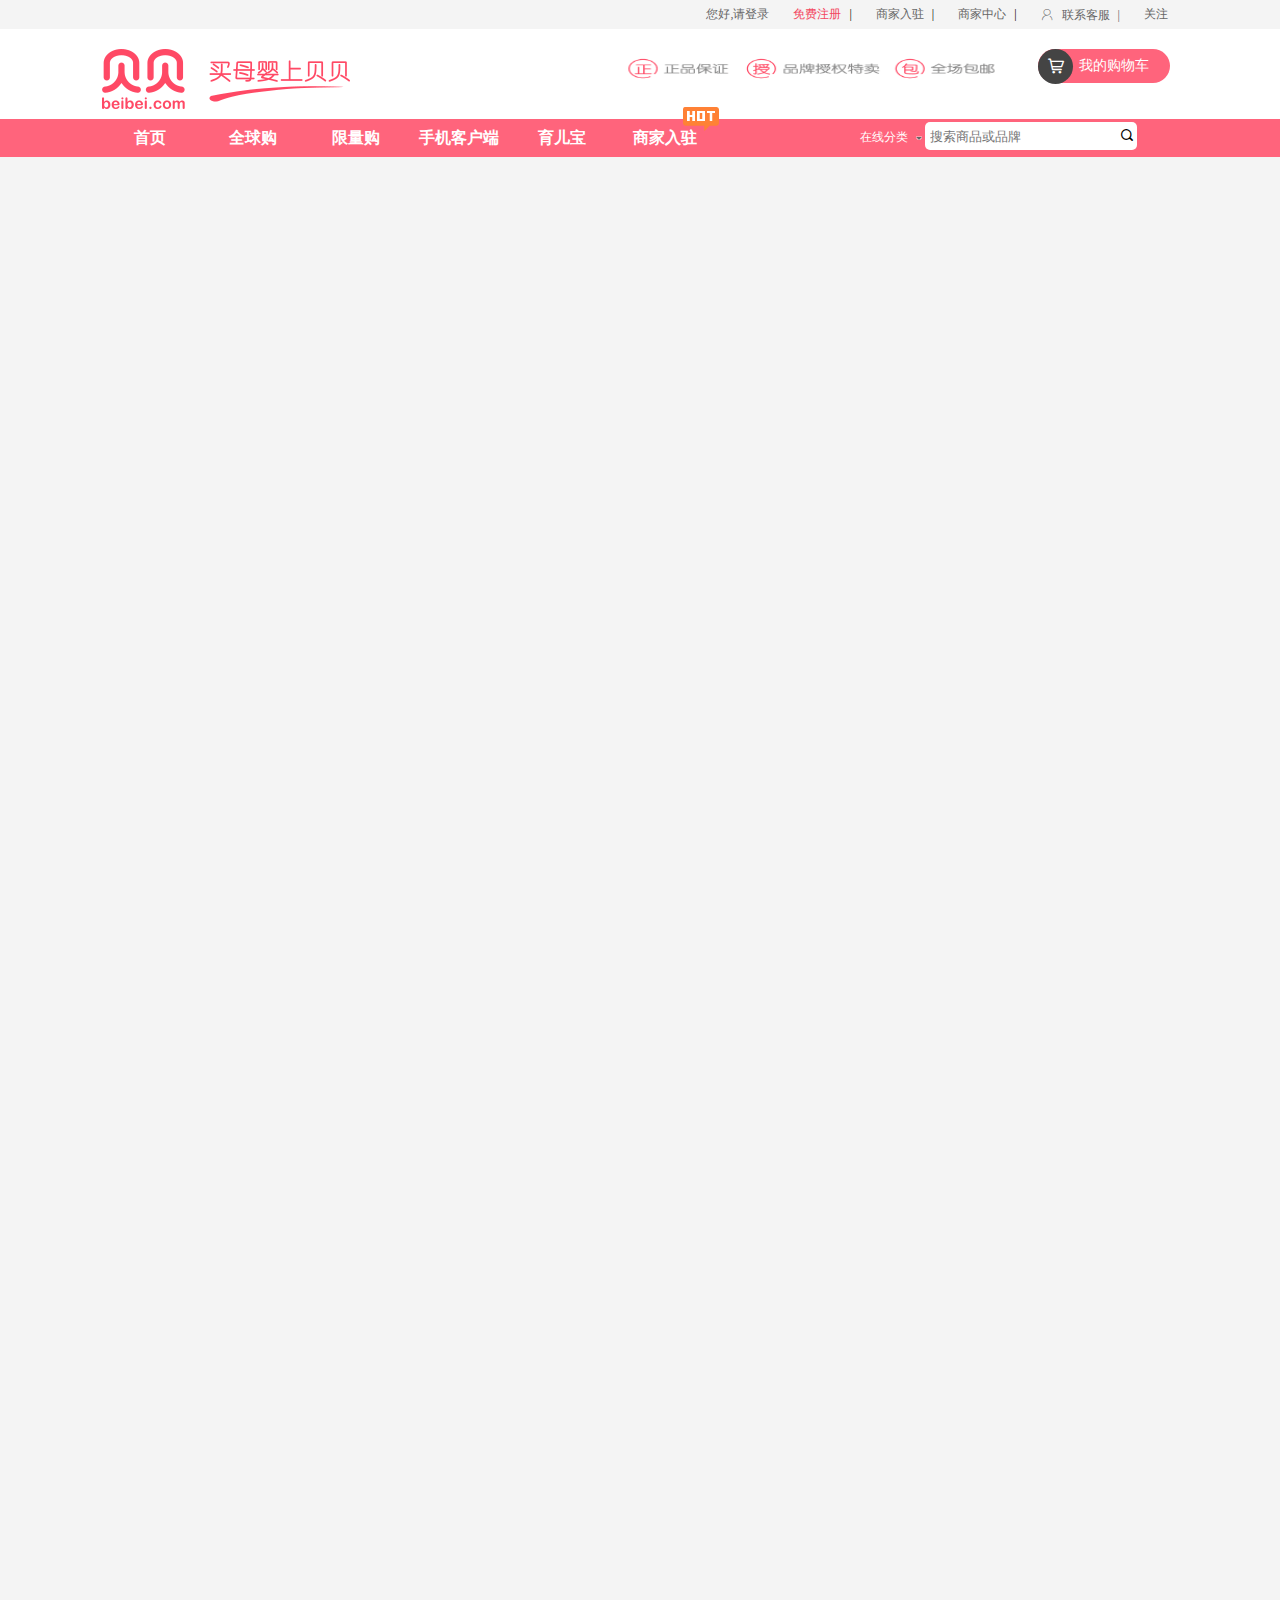
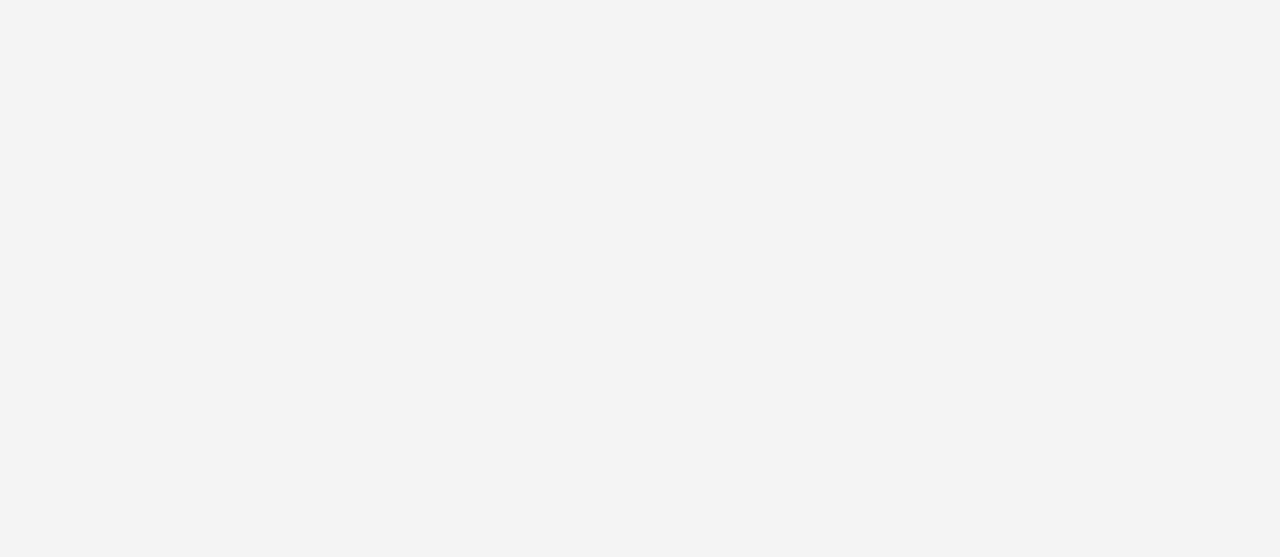
<file: carList.html>
<!DOCTYPE html><html><head><meta charset=UTF-8><title></title><link rel=stylesheet type=text/css href=css/carList.css><link rel=stylesheet type=text/css href=css/public.css><link rel=stylesheet type=text/css href=font_bwpz695o4ad78pvi/iconfont.css><script src=js/jquery-1.11.3.js></script><script src=js/carList.js></script><script src=js/cookie.js></script></head><body><header><div class=middle><div class=header-r><ul><li><a href=logo.html>您好,请登录</a></li><li><a href=register.html class=te>免费注册</a><span>|</span></li><li><a href=#>商家入驻</a><span>|</span></li><li><a href=#>商家中心</a><span>|</span></li><li><a href=# id=sever><i class=iconfont>&#xe602;</i>联系客服<span>|</span></a><ul class=center><li><a href=#><i class=iconfont>&#xe63b;</i>帮助中心</a></li></ul></li><li><a href=# id=enter>关注</a></li></ul></div><div class=wei><dl class=wechat><dd>微信号：beibeiclub</dd><dt title=微信扫一扫><img src=images/weixin.png></dt><dd>订阅贝贝官方微信</dd></dl><dl class=social><dd><a href=#><img src=images/xinlang.png></a></dd><dd><a href=#><img src=images/qzone.png></a></dd></dl></div></div></header><section id=logo><div class=middle><a href=#><img src=images/main_logo5.png></a> <a href=# class=logo2><img src=images/logo2.png></a><div class=car><a href=#><div class="circle iconfont">&#xe611;</div><span>我的购物车</span></a></div><div class=select><ul><li><span>赶快去挑选商品吧</span></li></ul><p><b>小计<span>￥ 0.00</span></b> <a href=#><i class=iconfont>&#xe611;</i><span>去购物车结算</span></a></p></div></div></section><section id=nav><div class=middle><div class=left><a href=#>首页</a> <a href=#>全球购</a> <a href=#>限量购</a> <a href=#>手机客户端</a> <a href=#>育儿宝</a> <a href=#>商家入驻<i class=i1></i></a></div><div class=right><a href=# id=min>在线分类<img src=images/header.png></a> <span><input type=text placeholder=搜索商品或品牌><i class=iconfont>&#xe6fe;</i></span><ul class=list></ul></div><div class=hide><ul id=menu><li class=active>热销分类</li><li>儿童服饰</li><li>婴儿装</li><li>婴童鞋</li><li>奶粉辅食</li><li>哺育喂养</li><li>儿童服饰</li><li>婴儿装</li><li>婴童鞋</li><li>奶粉辅食</li><li>哺育喂养</li></ul><div id=panel><div class="panel active"><ul class=list><li class=valign><img src=images/list2.jpg><p class=title>纸尿裤</p></li><li class=valign><img src=images/list2.jpg><p class=title>纸尿裤</p></li><li class=valign><img src=images/list2.jpg><p class=title>纸尿裤</p></li><li class=valign><img src=images/list2.jpg><p class=title>纸尿裤</p></li><li class=valign><img src=images/list2.jpg><p class=title>纸尿裤</p></li><li class=valign><img src=images/list2.jpg><p class=title>纸尿裤</p></li><li class=valign><img src=images/list2.jpg><p class=title>纸尿裤</p></li><li class=valign><img src=images/list2.jpg><p class=title>纸尿裤</p></li><li class=valign><img src=images/list2.jpg><p class=title>纸尿裤</p></li><li class=valign><img src=images/list2.jpg><p class=title>纸尿裤</p></li><li class=valign><img src=images/list2.jpg><p class=title>纸尿裤</p></li><li class=valign><img src=images/list2.jpg><p class=title>纸尿裤</p></li></ul></div><div class=panel><ul class=list><li class=valign><img src=images/list3.jpg><p class=title>益智早教</p></li><li class=valign><img src=images/list3.jpg><p class=title>益智早教</p></li><li class=valign><img src=images/list3.jpg><p class=title>益智早教</p></li><li class=valign><img src=images/list3.jpg><p class=title>益智早教</p></li><li class=valign><img src=images/list3.jpg><p class=title>益智早教</p></li><li class=valign><img src=images/list3.jpg><p class=title>益智早教</p></li><li class=valign><img src=images/list3.jpg><p class=title>益智早教</p></li><li class=valign><img src=images/list3.jpg><p class=title>益智早教</p></li><li class=valign><img src=images/list3.jpg><p class=title>益智早教</p></li><li class=valign><img src=images/list3.jpg><p class=title>益智早教</p></li><li class=valign><img src=images/list3.jpg><p class=title>益智早教</p></li><li class=valign><img src=images/list3.jpg><p class=title>益智早教</p></li></ul></div><div class=panel><ul class=list><li class=valign><img src=images/list2.jpg><p class=title>纸尿裤</p></li><li class=valign><img src=images/list2.jpg><p class=title>纸尿裤</p></li><li class=valign><img src=images/list2.jpg><p class=title>纸尿裤</p></li><li class=valign><img src=images/list2.jpg><p class=title>纸尿裤</p></li><li class=valign><img src=images/list2.jpg><p class=title>纸尿裤</p></li><li class=valign><img src=images/list2.jpg><p class=title>纸尿裤</p></li><li class=valign><img src=images/list2.jpg><p class=title>纸尿裤</p></li><li class=valign><img src=images/list2.jpg><p class=title>纸尿裤</p></li><li class=valign><img src=images/list2.jpg><p class=title>纸尿裤</p></li><li class=valign><img src=images/list2.jpg><p class=title>纸尿裤</p></li><li class=valign><img src=images/list2.jpg><p class=title>纸尿裤</p></li><li class=valign><img src=images/list2.jpg><p class=title>纸尿裤</p></li></ul></div><div class=panel><ul class=list><li class=valign><img src=images/list3.jpg><p class=title>益智早教</p></li><li class=valign><img src=images/list3.jpg><p class=title>益智早教</p></li><li class=valign><img src=images/list3.jpg><p class=title>益智早教</p></li><li class=valign><img src=images/list3.jpg><p class=title>益智早教</p></li><li class=valign><img src=images/list3.jpg><p class=title>益智早教</p></li><li class=valign><img src=images/list3.jpg><p class=title>益智早教</p></li><li class=valign><img src=images/list3.jpg><p class=title>益智早教</p></li><li class=valign><img src=images/list3.jpg><p class=title>益智早教</p></li><li class=valign><img src=images/list3.jpg><p class=title>益智早教</p></li><li class=valign><img src=images/list3.jpg><p class=title>益智早教</p></li><li class=valign><img src=images/list3.jpg><p class=title>益智早教</p></li><li class=valign><img src=images/list3.jpg><p class=title>益智早教</p></li></ul></div><div class=panel><ul class=list><li class=valign><img src=images/list2.jpg><p class=title>纸尿裤</p></li><li class=valign><img src=images/list2.jpg><p class=title>纸尿裤</p></li><li class=valign><img src=images/list2.jpg><p class=title>纸尿裤</p></li><li class=valign><img src=images/list2.jpg><p class=title>纸尿裤</p></li><li class=valign><img src=images/list2.jpg><p class=title>纸尿裤</p></li><li class=valign><img src=images/list2.jpg><p class=title>纸尿裤</p></li><li class=valign><img src=images/list2.jpg><p class=title>纸尿裤</p></li><li class=valign><img src=images/list2.jpg><p class=title>纸尿裤</p></li><li class=valign><img src=images/list2.jpg><p class=title>纸尿裤</p></li><li class=valign><img src=images/list2.jpg><p class=title>纸尿裤</p></li><li class=valign><img src=images/list2.jpg><p class=title>纸尿裤</p></li><li class=valign><img src=images/list2.jpg><p class=title>纸尿裤</p></li></ul></div><div class=panel><ul class=list><li class=valign><img src=images/list3.jpg><p class=title>益智早教</p></li><li class=valign><img src=images/list3.jpg><p class=title>益智早教</p></li><li class=valign><img src=images/list3.jpg><p class=title>益智早教</p></li><li class=valign><img src=images/list3.jpg><p class=title>益智早教</p></li><li class=valign><img src=images/list3.jpg><p class=title>益智早教</p></li><li class=valign><img src=images/list3.jpg><p class=title>益智早教</p></li><li class=valign><img src=images/list3.jpg><p class=title>益智早教</p></li><li class=valign><img src=images/list3.jpg><p class=title>益智早教</p></li><li class=valign><img src=images/list3.jpg><p class=title>益智早教</p></li><li class=valign><img src=images/list3.jpg><p class=title>益智早教</p></li><li class=valign><img src=images/list3.jpg><p class=title>益智早教</p></li><li class=valign><img src=images/list3.jpg><p class=title>益智早教</p></li></ul></div><div class=panel><ul class=list><li class=valign><img src=images/list2.jpg><p class=title>纸尿裤</p></li><li class=valign><img src=images/list2.jpg><p class=title>纸尿裤</p></li><li class=valign><img src=images/list2.jpg><p class=title>纸尿裤</p></li><li class=valign><img src=images/list2.jpg><p class=title>纸尿裤</p></li><li class=valign><img src=images/list2.jpg><p class=title>纸尿裤</p></li><li class=valign><img src=images/list2.jpg><p class=title>纸尿裤</p></li><li class=valign><img src=images/list2.jpg><p class=title>纸尿裤</p></li><li class=valign><img src=images/list2.jpg><p class=title>纸尿裤</p></li><li class=valign><img src=images/list2.jpg><p class=title>纸尿裤</p></li><li class=valign><img src=images/list2.jpg><p class=title>纸尿裤</p></li><li class=valign><img src=images/list2.jpg><p class=title>纸尿裤</p></li><li class=valign><img src=images/list2.jpg><p class=title>纸尿裤</p></li></ul></div><div class=panel><ul class=list><li class=valign><img src=images/list3.jpg><p class=title>益智早教</p></li><li class=valign><img src=images/list3.jpg><p class=title>益智早教</p></li><li class=valign><img src=images/list3.jpg><p class=title>益智早教</p></li><li class=valign><img src=images/list3.jpg><p class=title>益智早教</p></li><li class=valign><img src=images/list3.jpg><p class=title>益智早教</p></li><li class=valign><img src=images/list3.jpg><p class=title>益智早教</p></li><li class=valign><img src=images/list3.jpg><p class=title>益智早教</p></li><li class=valign><img src=images/list3.jpg><p class=title>益智早教</p></li><li class=valign><img src=images/list3.jpg><p class=title>益智早教</p></li><li class=valign><img src=images/list3.jpg><p class=title>益智早教</p></li><li class=valign><img src=images/list3.jpg><p class=title>益智早教</p></li><li class=valign><img src=images/list3.jpg><p class=title>益智早教</p></li></ul></div><div class=panel><ul class=list><li class=valign><img src=images/list2.jpg><p class=title>纸尿裤</p></li><li class=valign><img src=images/list2.jpg><p class=title>纸尿裤</p></li><li class=valign><img src=images/list2.jpg><p class=title>纸尿裤</p></li><li class=valign><img src=images/list2.jpg><p class=title>纸尿裤</p></li><li class=valign><img src=images/list2.jpg><p class=title>纸尿裤</p></li><li class=valign><img src=images/list2.jpg><p class=title>纸尿裤</p></li><li class=valign><img src=images/list2.jpg><p class=title>纸尿裤</p></li><li class=valign><img src=images/list2.jpg><p class=title>纸尿裤</p></li><li class=valign><img src=images/list2.jpg><p class=title>纸尿裤</p></li><li class=valign><img src=images/list2.jpg><p class=title>纸尿裤</p></li><li class=valign><img src=images/list2.jpg><p class=title>纸尿裤</p></li><li class=valign><img src=images/list2.jpg><p class=title>纸尿裤</p></li></ul></div><div class=panel><ul class=list><li class=valign><img src=images/list3.jpg><p class=title>益智早教</p></li><li class=valign><img src=images/list3.jpg><p class=title>益智早教</p></li><li class=valign><img src=images/list3.jpg><p class=title>益智早教</p></li><li class=valign><img src=images/list3.jpg><p class=title>益智早教</p></li><li class=valign><img src=images/list3.jpg><p class=title>益智早教</p></li><li class=valign><img src=images/list3.jpg><p class=title>益智早教</p></li><li class=valign><img src=images/list3.jpg><p class=title>益智早教</p></li><li class=valign><img src=images/list3.jpg><p class=title>益智早教</p></li><li class=valign><img src=images/list3.jpg><p class=title>益智早教</p></li><li class=valign><img src=images/list3.jpg><p class=title>益智早教</p></li><li class=valign><img src=images/list3.jpg><p class=title>益智早教</p></li><li class=valign><img src=images/list3.jpg><p class=title>益智早教</p></li></ul></div></div></div></div></section><section id=content><div class=middle><div class=contCode><ul id=oList><footer><div class=foot-t><div class=middle><a href=#>首页</a> <span>|</span> <a href=#>关于贝贝</a> <span>|</span> <a href=#>商家入驻</a> <span>|</span> <a href=#>正品保障</a> <span>|</span> <a href=#>人才招聘</a> <span>|</span> <a href=#>联系我们</a> <span>|</span> <a href=#>帮助中心</a> <span>|</span> <a href=#>友情链接</a> <span>|</span> <a href=#>手机客户端</a> <span>|</span> <a href=#>客服在线</a> <span>|</span> <a href=#>贝贝公益</a> <span>|</span> <a href=#>品质保障</a> <span>|</span> <a href=#>育儿社区</a></div></div><div class=foot-b><div class=middle><p>浙ICP备12005806号 |食品流通许可证：SP3301041510054925 | 出版物经营许可证：新出发零字第00086号</p><p>© 2014-2017 贝贝集团 All Rights Reserved. 客服热线：10107788</p></div></div></footer><div id=last><a href=# class=last-f><i class=iconfont>&#xe611;</i><em id=numBer>0</em></a> <a href=# class=last-s><i class=iconfont>&#xe621;</i></a> <a href=# class=last-t><i class=iconfont>&#xe6df;</i></a> <a href=# class=last-l><i class=iconfont>&#xe601;</i></a><div class=hide1><span><i class=iconfont>&#xe611;</i>购物车是空的</span><ul><li><span>赶快去挑选商品吧</span></li></ul><p><b>小计<span>￥ 0.00</span></b> <a href=#><i class=iconfont>&#xe611;</i><span>去购物车结算</span></a></p></div><div class=hide2><p>下载手机APP</p><p>随时随地看上新</p><img src=images/weixin.png></div></div></ul></div></div></section></body></html>
</file>
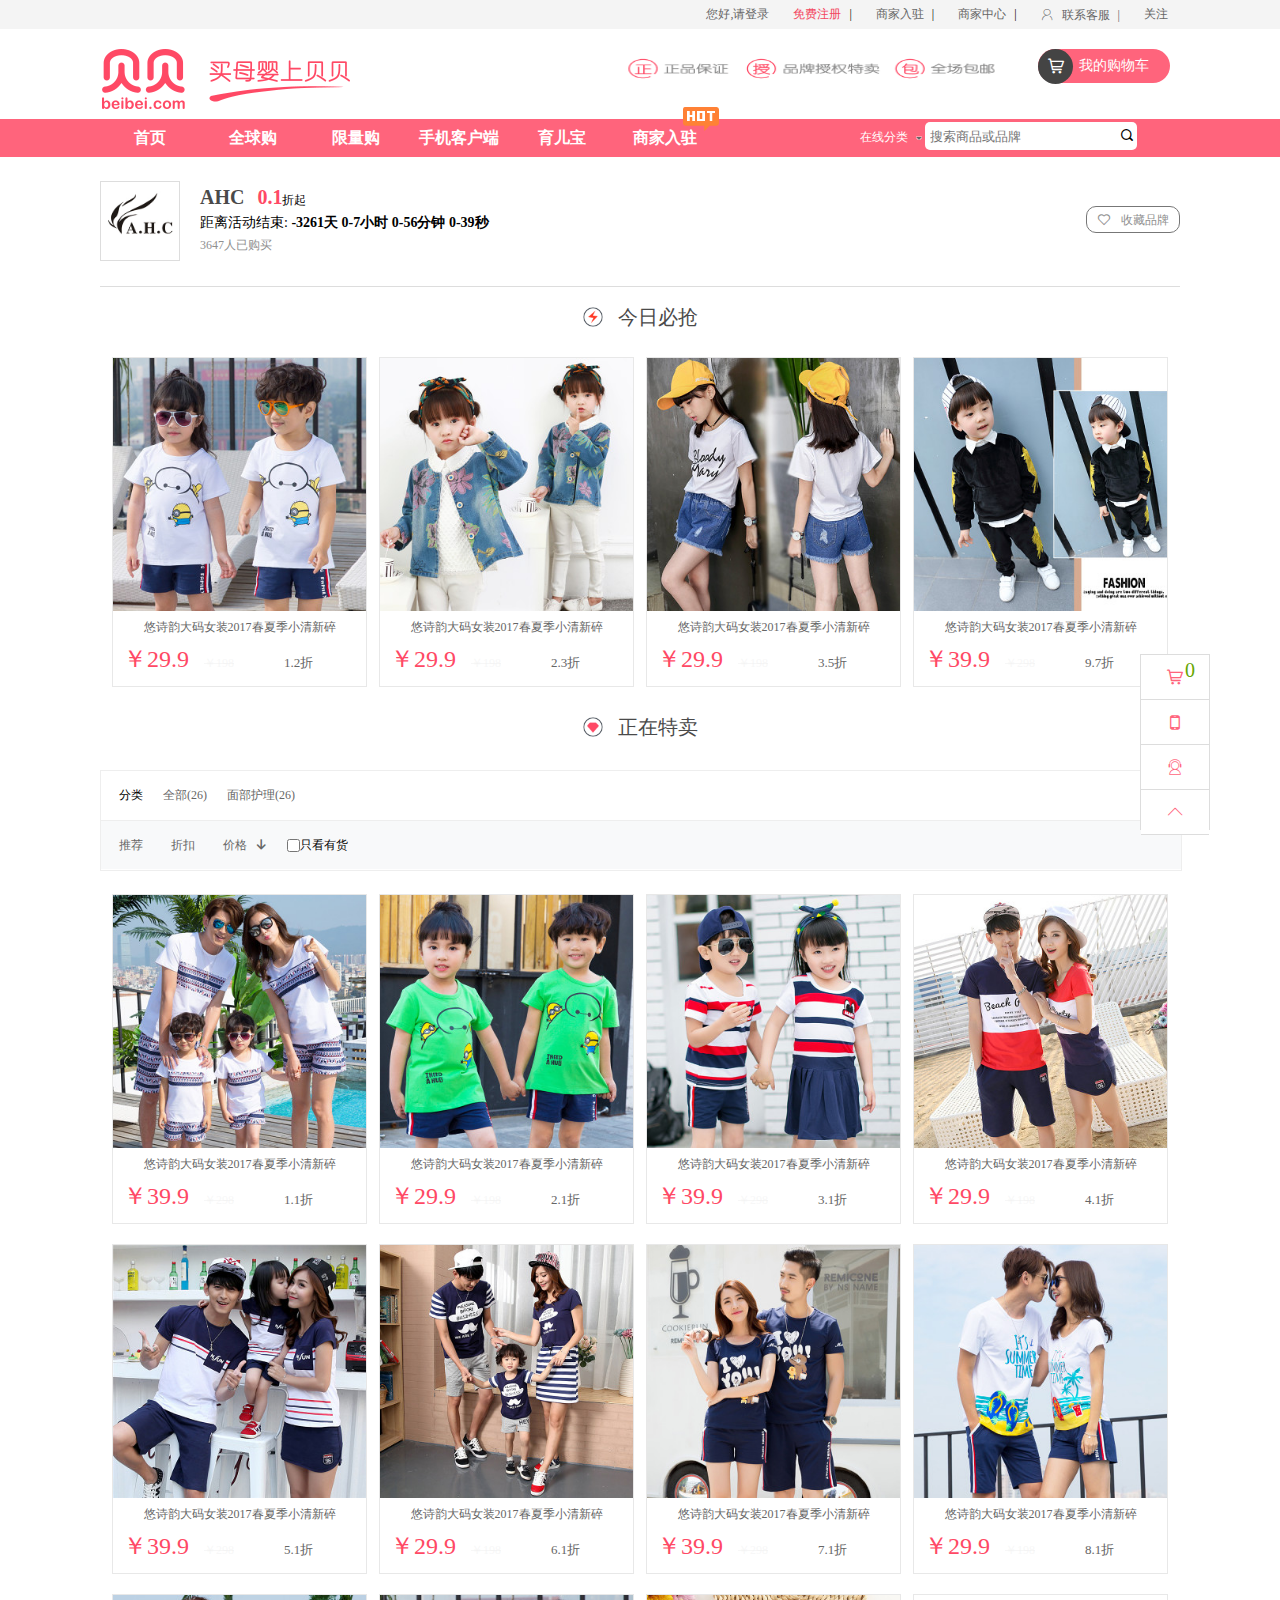
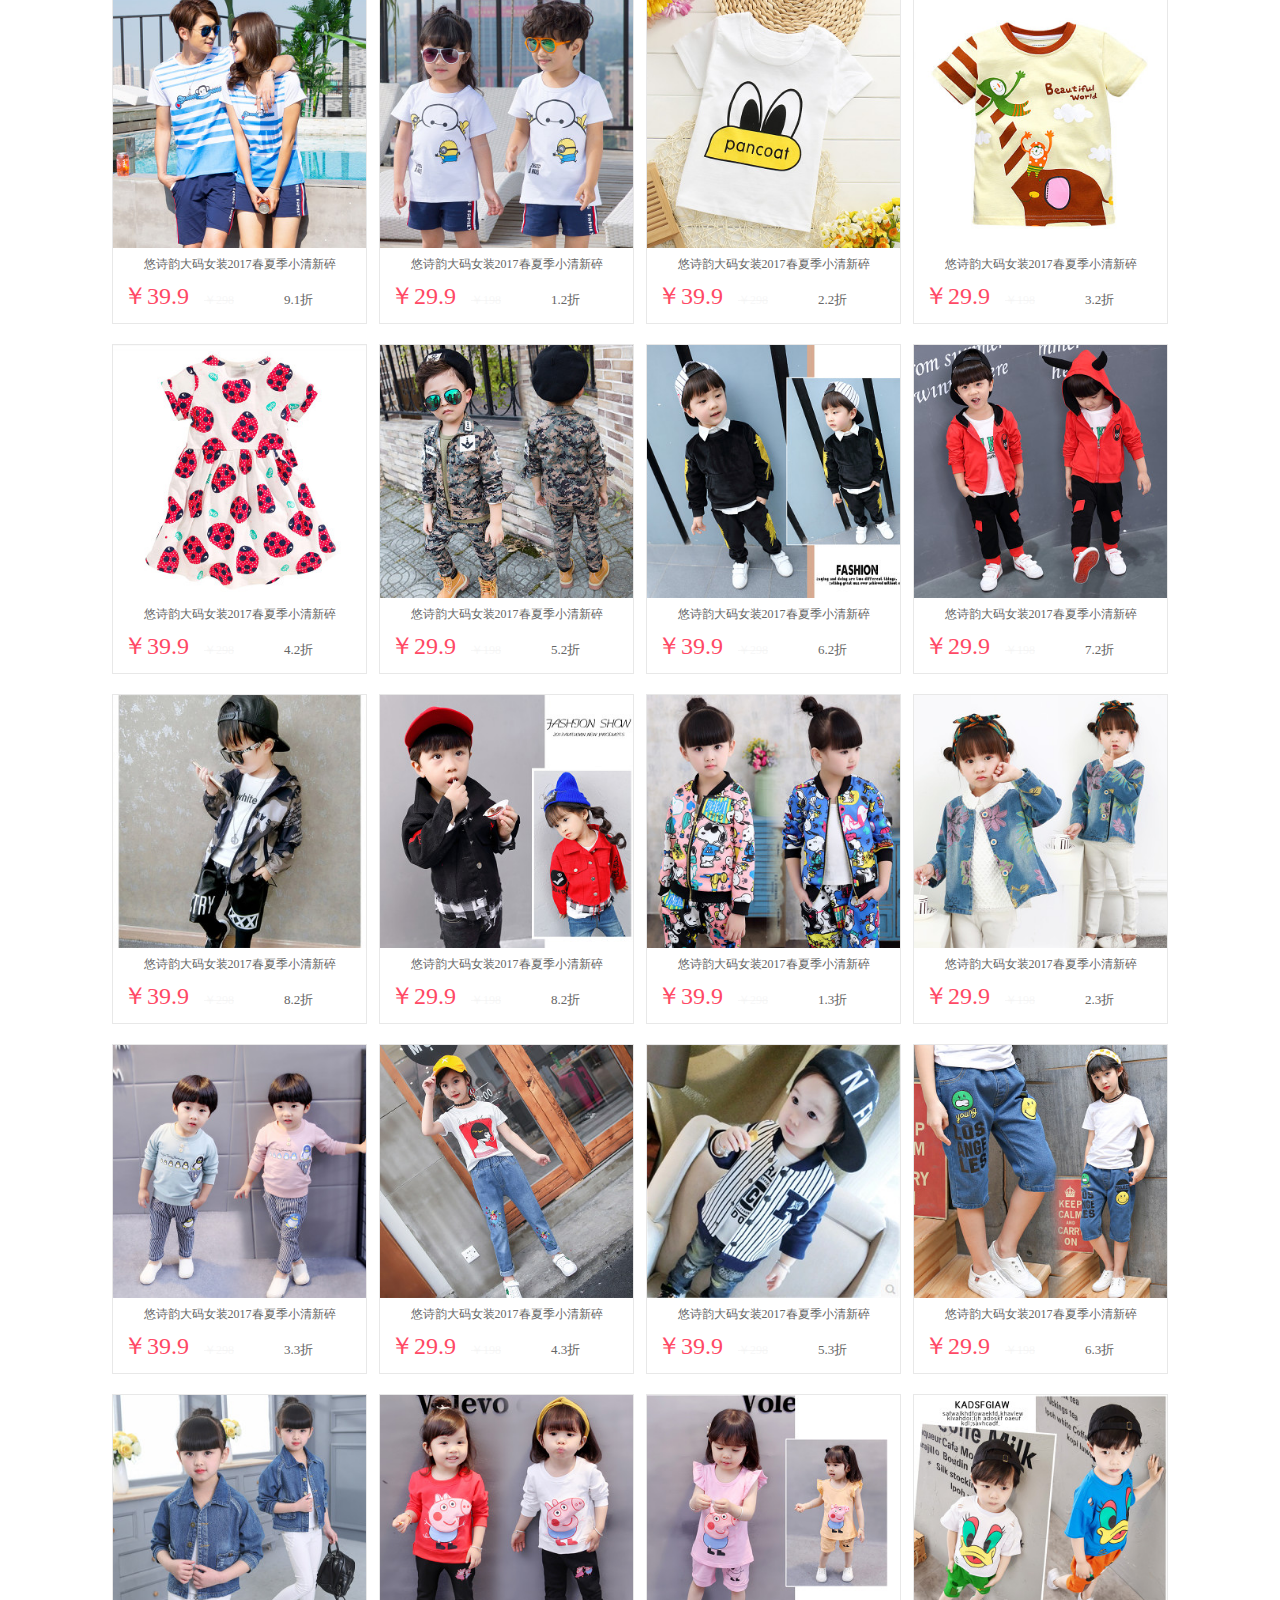
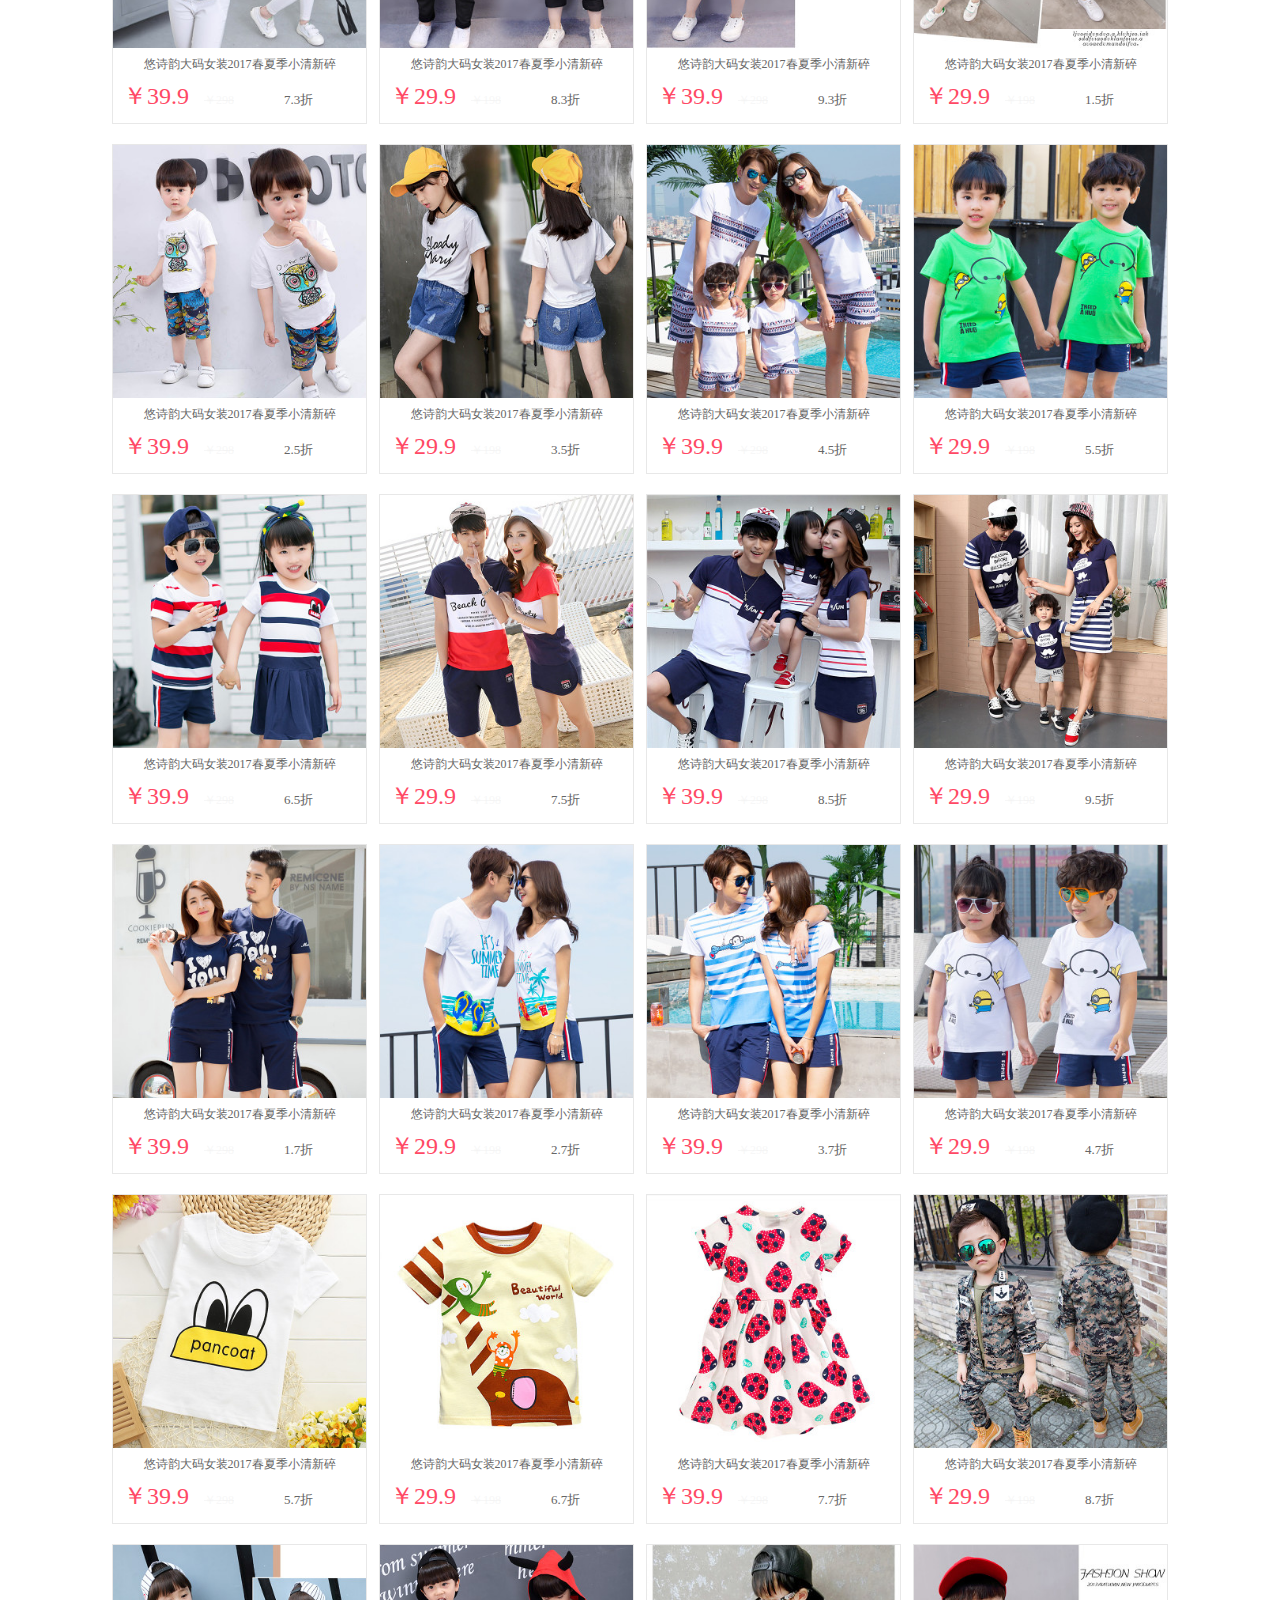
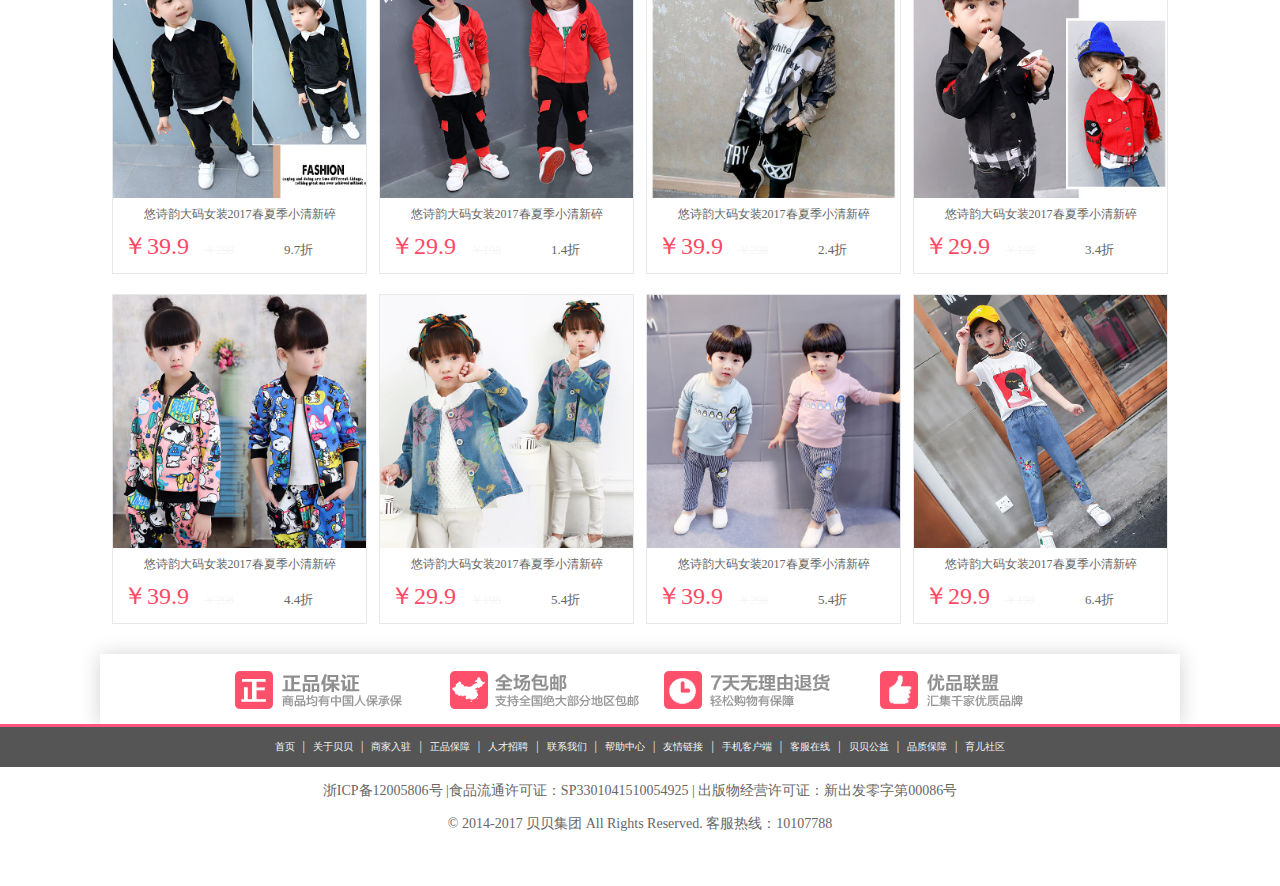
<file: details.html>
<!DOCTYPE html><html><head><meta charset=UTF-8><title></title><link rel=stylesheet type=text/css href=css/details.css><link rel=stylesheet type=text/css href=css/public.css><link rel=stylesheet type=text/css href=font_bwpz695o4ad78pvi/iconfont.css><script src=js/jquery-1.11.3.js></script><script src=js/details.js></script></head><body><header><div class=middle><div class=header-r><ul><li><a href=logo.html>您好,请登录</a></li><li><a href=register.html class=te>免费注册</a><span>|</span></li><li><a href=#>商家入驻</a><span>|</span></li><li><a href=#>商家中心</a><span>|</span></li><li><a href=# id=sever><i class=iconfont>&#xe602;</i>联系客服<span>|</span></a><ul class=center><li><a href=#><i class=iconfont>&#xe63b;</i>帮助中心</a></li></ul></li><li><a href=# id=enter>关注</a></li></ul></div><div class=wei><dl class=wechat><dd>微信号：beibeiclub</dd><dt title=微信扫一扫><img src=images/weixin.png></dt><dd>订阅贝贝官方微信</dd></dl><dl class=social><dd><a href=#><img src=images/xinlang.png></a></dd><dd><a href=#><img src=images/qzone.png></a></dd></dl></div></div></header><section id=logo><div class=middle><a href=#><img src=images/main_logo5.png></a> <a href=# class=logo2><img src=images/logo2.png></a><div class=car><a href=#><div class="circle iconfont">&#xe611;</div><span>我的购物车</span></a></div><div class=select><ul><li><span>赶快去挑选商品吧</span></li></ul><p><b>小计<span>￥ 0.00</span></b> <a href=#><i class=iconfont>&#xe611;</i><span>去购物车结算</span></a></p></div></div></section><section id=nav><div class=middle><div class=left><a href=#>首页</a> <a href=#>全球购</a> <a href=#>限量购</a> <a href=#>手机客户端</a> <a href=#>育儿宝</a> <a href=#>商家入驻<i class=i1></i></a></div><div class=right><a href=# id=min>在线分类<img src=images/header.png></a> <span><input type=text placeholder=搜索商品或品牌><i class=iconfont>&#xe6fe;</i></span><ul class=list></ul></div><div class=hide><ul id=menu><li class=active>热销分类</li><li>儿童服饰</li><li>婴儿装</li><li>婴童鞋</li><li>奶粉辅食</li><li>哺育喂养</li><li>儿童服饰</li><li>婴儿装</li><li>婴童鞋</li><li>奶粉辅食</li><li>哺育喂养</li></ul><div id=panel><div class="panel active"><ul class=list><li class=valign><img src=images/list2.jpg><p class=title>纸尿裤</p></li><li class=valign><img src=images/list2.jpg><p class=title>纸尿裤</p></li><li class=valign><img src=images/list2.jpg><p class=title>纸尿裤</p></li><li class=valign><img src=images/list2.jpg><p class=title>纸尿裤</p></li><li class=valign><img src=images/list2.jpg><p class=title>纸尿裤</p></li><li class=valign><img src=images/list2.jpg><p class=title>纸尿裤</p></li><li class=valign><img src=images/list2.jpg><p class=title>纸尿裤</p></li><li class=valign><img src=images/list2.jpg><p class=title>纸尿裤</p></li><li class=valign><img src=images/list2.jpg><p class=title>纸尿裤</p></li><li class=valign><img src=images/list2.jpg><p class=title>纸尿裤</p></li><li class=valign><img src=images/list2.jpg><p class=title>纸尿裤</p></li><li class=valign><img src=images/list2.jpg><p class=title>纸尿裤</p></li></ul></div><div class=panel><ul class=list><li class=valign><img src=images/list3.jpg><p class=title>益智早教</p></li><li class=valign><img src=images/list3.jpg><p class=title>益智早教</p></li><li class=valign><img src=images/list3.jpg><p class=title>益智早教</p></li><li class=valign><img src=images/list3.jpg><p class=title>益智早教</p></li><li class=valign><img src=images/list3.jpg><p class=title>益智早教</p></li><li class=valign><img src=images/list3.jpg><p class=title>益智早教</p></li><li class=valign><img src=images/list3.jpg><p class=title>益智早教</p></li><li class=valign><img src=images/list3.jpg><p class=title>益智早教</p></li><li class=valign><img src=images/list3.jpg><p class=title>益智早教</p></li><li class=valign><img src=images/list3.jpg><p class=title>益智早教</p></li><li class=valign><img src=images/list3.jpg><p class=title>益智早教</p></li><li class=valign><img src=images/list3.jpg><p class=title>益智早教</p></li></ul></div><div class=panel><ul class=list><li class=valign><img src=images/list2.jpg><p class=title>纸尿裤</p></li><li class=valign><img src=images/list2.jpg><p class=title>纸尿裤</p></li><li class=valign><img src=images/list2.jpg><p class=title>纸尿裤</p></li><li class=valign><img src=images/list2.jpg><p class=title>纸尿裤</p></li><li class=valign><img src=images/list2.jpg><p class=title>纸尿裤</p></li><li class=valign><img src=images/list2.jpg><p class=title>纸尿裤</p></li><li class=valign><img src=images/list2.jpg><p class=title>纸尿裤</p></li><li class=valign><img src=images/list2.jpg><p class=title>纸尿裤</p></li><li class=valign><img src=images/list2.jpg><p class=title>纸尿裤</p></li><li class=valign><img src=images/list2.jpg><p class=title>纸尿裤</p></li><li class=valign><img src=images/list2.jpg><p class=title>纸尿裤</p></li><li class=valign><img src=images/list2.jpg><p class=title>纸尿裤</p></li></ul></div><div class=panel><ul class=list><li class=valign><img src=images/list3.jpg><p class=title>益智早教</p></li><li class=valign><img src=images/list3.jpg><p class=title>益智早教</p></li><li class=valign><img src=images/list3.jpg><p class=title>益智早教</p></li><li class=valign><img src=images/list3.jpg><p class=title>益智早教</p></li><li class=valign><img src=images/list3.jpg><p class=title>益智早教</p></li><li class=valign><img src=images/list3.jpg><p class=title>益智早教</p></li><li class=valign><img src=images/list3.jpg><p class=title>益智早教</p></li><li class=valign><img src=images/list3.jpg><p class=title>益智早教</p></li><li class=valign><img src=images/list3.jpg><p class=title>益智早教</p></li><li class=valign><img src=images/list3.jpg><p class=title>益智早教</p></li><li class=valign><img src=images/list3.jpg><p class=title>益智早教</p></li><li class=valign><img src=images/list3.jpg><p class=title>益智早教</p></li></ul></div><div class=panel><ul class=list><li class=valign><img src=images/list2.jpg><p class=title>纸尿裤</p></li><li class=valign><img src=images/list2.jpg><p class=title>纸尿裤</p></li><li class=valign><img src=images/list2.jpg><p class=title>纸尿裤</p></li><li class=valign><img src=images/list2.jpg><p class=title>纸尿裤</p></li><li class=valign><img src=images/list2.jpg><p class=title>纸尿裤</p></li><li class=valign><img src=images/list2.jpg><p class=title>纸尿裤</p></li><li class=valign><img src=images/list2.jpg><p class=title>纸尿裤</p></li><li class=valign><img src=images/list2.jpg><p class=title>纸尿裤</p></li><li class=valign><img src=images/list2.jpg><p class=title>纸尿裤</p></li><li class=valign><img src=images/list2.jpg><p class=title>纸尿裤</p></li><li class=valign><img src=images/list2.jpg><p class=title>纸尿裤</p></li><li class=valign><img src=images/list2.jpg><p class=title>纸尿裤</p></li></ul></div><div class=panel><ul class=list><li class=valign><img src=images/list3.jpg><p class=title>益智早教</p></li><li class=valign><img src=images/list3.jpg><p class=title>益智早教</p></li><li class=valign><img src=images/list3.jpg><p class=title>益智早教</p></li><li class=valign><img src=images/list3.jpg><p class=title>益智早教</p></li><li class=valign><img src=images/list3.jpg><p class=title>益智早教</p></li><li class=valign><img src=images/list3.jpg><p class=title>益智早教</p></li><li class=valign><img src=images/list3.jpg><p class=title>益智早教</p></li><li class=valign><img src=images/list3.jpg><p class=title>益智早教</p></li><li class=valign><img src=images/list3.jpg><p class=title>益智早教</p></li><li class=valign><img src=images/list3.jpg><p class=title>益智早教</p></li><li class=valign><img src=images/list3.jpg><p class=title>益智早教</p></li><li class=valign><img src=images/list3.jpg><p class=title>益智早教</p></li></ul></div><div class=panel><ul class=list><li class=valign><img src=images/list2.jpg><p class=title>纸尿裤</p></li><li class=valign><img src=images/list2.jpg><p class=title>纸尿裤</p></li><li class=valign><img src=images/list2.jpg><p class=title>纸尿裤</p></li><li class=valign><img src=images/list2.jpg><p class=title>纸尿裤</p></li><li class=valign><img src=images/list2.jpg><p class=title>纸尿裤</p></li><li class=valign><img src=images/list2.jpg><p class=title>纸尿裤</p></li><li class=valign><img src=images/list2.jpg><p class=title>纸尿裤</p></li><li class=valign><img src=images/list2.jpg><p class=title>纸尿裤</p></li><li class=valign><img src=images/list2.jpg><p class=title>纸尿裤</p></li><li class=valign><img src=images/list2.jpg><p class=title>纸尿裤</p></li><li class=valign><img src=images/list2.jpg><p class=title>纸尿裤</p></li><li class=valign><img src=images/list2.jpg><p class=title>纸尿裤</p></li></ul></div><div class=panel><ul class=list><li class=valign><img src=images/list3.jpg><p class=title>益智早教</p></li><li class=valign><img src=images/list3.jpg><p class=title>益智早教</p></li><li class=valign><img src=images/list3.jpg><p class=title>益智早教</p></li><li class=valign><img src=images/list3.jpg><p class=title>益智早教</p></li><li class=valign><img src=images/list3.jpg><p class=title>益智早教</p></li><li class=valign><img src=images/list3.jpg><p class=title>益智早教</p></li><li class=valign><img src=images/list3.jpg><p class=title>益智早教</p></li><li class=valign><img src=images/list3.jpg><p class=title>益智早教</p></li><li class=valign><img src=images/list3.jpg><p class=title>益智早教</p></li><li class=valign><img src=images/list3.jpg><p class=title>益智早教</p></li><li class=valign><img src=images/list3.jpg><p class=title>益智早教</p></li><li class=valign><img src=images/list3.jpg><p class=title>益智早教</p></li></ul></div><div class=panel><ul class=list><li class=valign><img src=images/list2.jpg><p class=title>纸尿裤</p></li><li class=valign><img src=images/list2.jpg><p class=title>纸尿裤</p></li><li class=valign><img src=images/list2.jpg><p class=title>纸尿裤</p></li><li class=valign><img src=images/list2.jpg><p class=title>纸尿裤</p></li><li class=valign><img src=images/list2.jpg><p class=title>纸尿裤</p></li><li class=valign><img src=images/list2.jpg><p class=title>纸尿裤</p></li><li class=valign><img src=images/list2.jpg><p class=title>纸尿裤</p></li><li class=valign><img src=images/list2.jpg><p class=title>纸尿裤</p></li><li class=valign><img src=images/list2.jpg><p class=title>纸尿裤</p></li><li class=valign><img src=images/list2.jpg><p class=title>纸尿裤</p></li><li class=valign><img src=images/list2.jpg><p class=title>纸尿裤</p></li><li class=valign><img src=images/list2.jpg><p class=title>纸尿裤</p></li></ul></div><div class=panel><ul class=list><li class=valign><img src=images/list3.jpg><p class=title>益智早教</p></li><li class=valign><img src=images/list3.jpg><p class=title>益智早教</p></li><li class=valign><img src=images/list3.jpg><p class=title>益智早教</p></li><li class=valign><img src=images/list3.jpg><p class=title>益智早教</p></li><li class=valign><img src=images/list3.jpg><p class=title>益智早教</p></li><li class=valign><img src=images/list3.jpg><p class=title>益智早教</p></li><li class=valign><img src=images/list3.jpg><p class=title>益智早教</p></li><li class=valign><img src=images/list3.jpg><p class=title>益智早教</p></li><li class=valign><img src=images/list3.jpg><p class=title>益智早教</p></li><li class=valign><img src=images/list3.jpg><p class=title>益智早教</p></li><li class=valign><img src=images/list3.jpg><p class=title>益智早教</p></li><li class=valign><img src=images/list3.jpg><p class=title>益智早教</p></li></ul></div></div></div></div></section><section id=content><div class=middle><div class=content-t><div class=portrait><img src=images/portrait.png></div><div class=introduce><p><span>AHC</span> <i>0.1</i>折起</p><p><b>距离活动结束:</b> <span class=timespan></span></p><p>3647人已购买</p></div><a href=logo.html><i class=iconfont>&#xe65a;</i>收藏品牌</a></div><div class=content-c><div class=header-list><img src=images/need.png>今日必抢</div><ul class=product-list></ul><div class=header-list><img src=images/need2.png>正在特卖</div><div class=u-hover><div class=u-hover-t><b>分类</b><ul><li><a href=#>全部(26)</a></li><li><a href=#>面部护理(26)</a></li></ul></div><div class=u-hover-b><ul><li class=actives><a href=#>推荐</a></li><li><a href=#>折扣</a></li><li><a href=#>价格<i class=iconfont>&#xe604;</i></a></li></ul><input type=checkbox>只看有货</div></div><div class=content-b><ul id=u-hover-list></ul></div><div class=valign id=shaw><img src=images/ff0.png></div></div></div></section><footer><div class=foot-t><div class=middle><a href=#>首页</a> <span>|</span> <a href=#>关于贝贝</a> <span>|</span> <a href=#>商家入驻</a> <span>|</span> <a href=#>正品保障</a> <span>|</span> <a href=#>人才招聘</a> <span>|</span> <a href=#>联系我们</a> <span>|</span> <a href=#>帮助中心</a> <span>|</span> <a href=#>友情链接</a> <span>|</span> <a href=#>手机客户端</a> <span>|</span> <a href=#>客服在线</a> <span>|</span> <a href=#>贝贝公益</a> <span>|</span> <a href=#>品质保障</a> <span>|</span> <a href=#>育儿社区</a></div></div><div class=foot-b><div class=middle><p>浙ICP备12005806号 |食品流通许可证：SP3301041510054925 | 出版物经营许可证：新出发零字第00086号</p><p>© 2014-2017 贝贝集团 All Rights Reserved. 客服热线：10107788</p></div></div></footer><div id=last><a href=# class=last-f><i class=iconfont>&#xe611;</i><em>0</em></a> <a href=# class=last-s><i class=iconfont>&#xe621;</i></a> <a href=# class=last-t><i class=iconfont>&#xe6df;</i></a> <a href=# class=last-l><i class=iconfont>&#xe601;</i></a><div class=hide1><span><i class=iconfont>&#xe611;</i>购物车是空的</span><ul><li><span>赶快去挑选商品吧</span></li></ul><p><b>小计<span>￥ 0.00</span></b> <a href=#><i class=iconfont>&#xe611;</i><span>去购物车结算</span></a></p></div><div class=hide2><p>下载手机APP</p><p>随时随地看上新</p><img src=images/weixin.png></div></div></body></html>
</file>
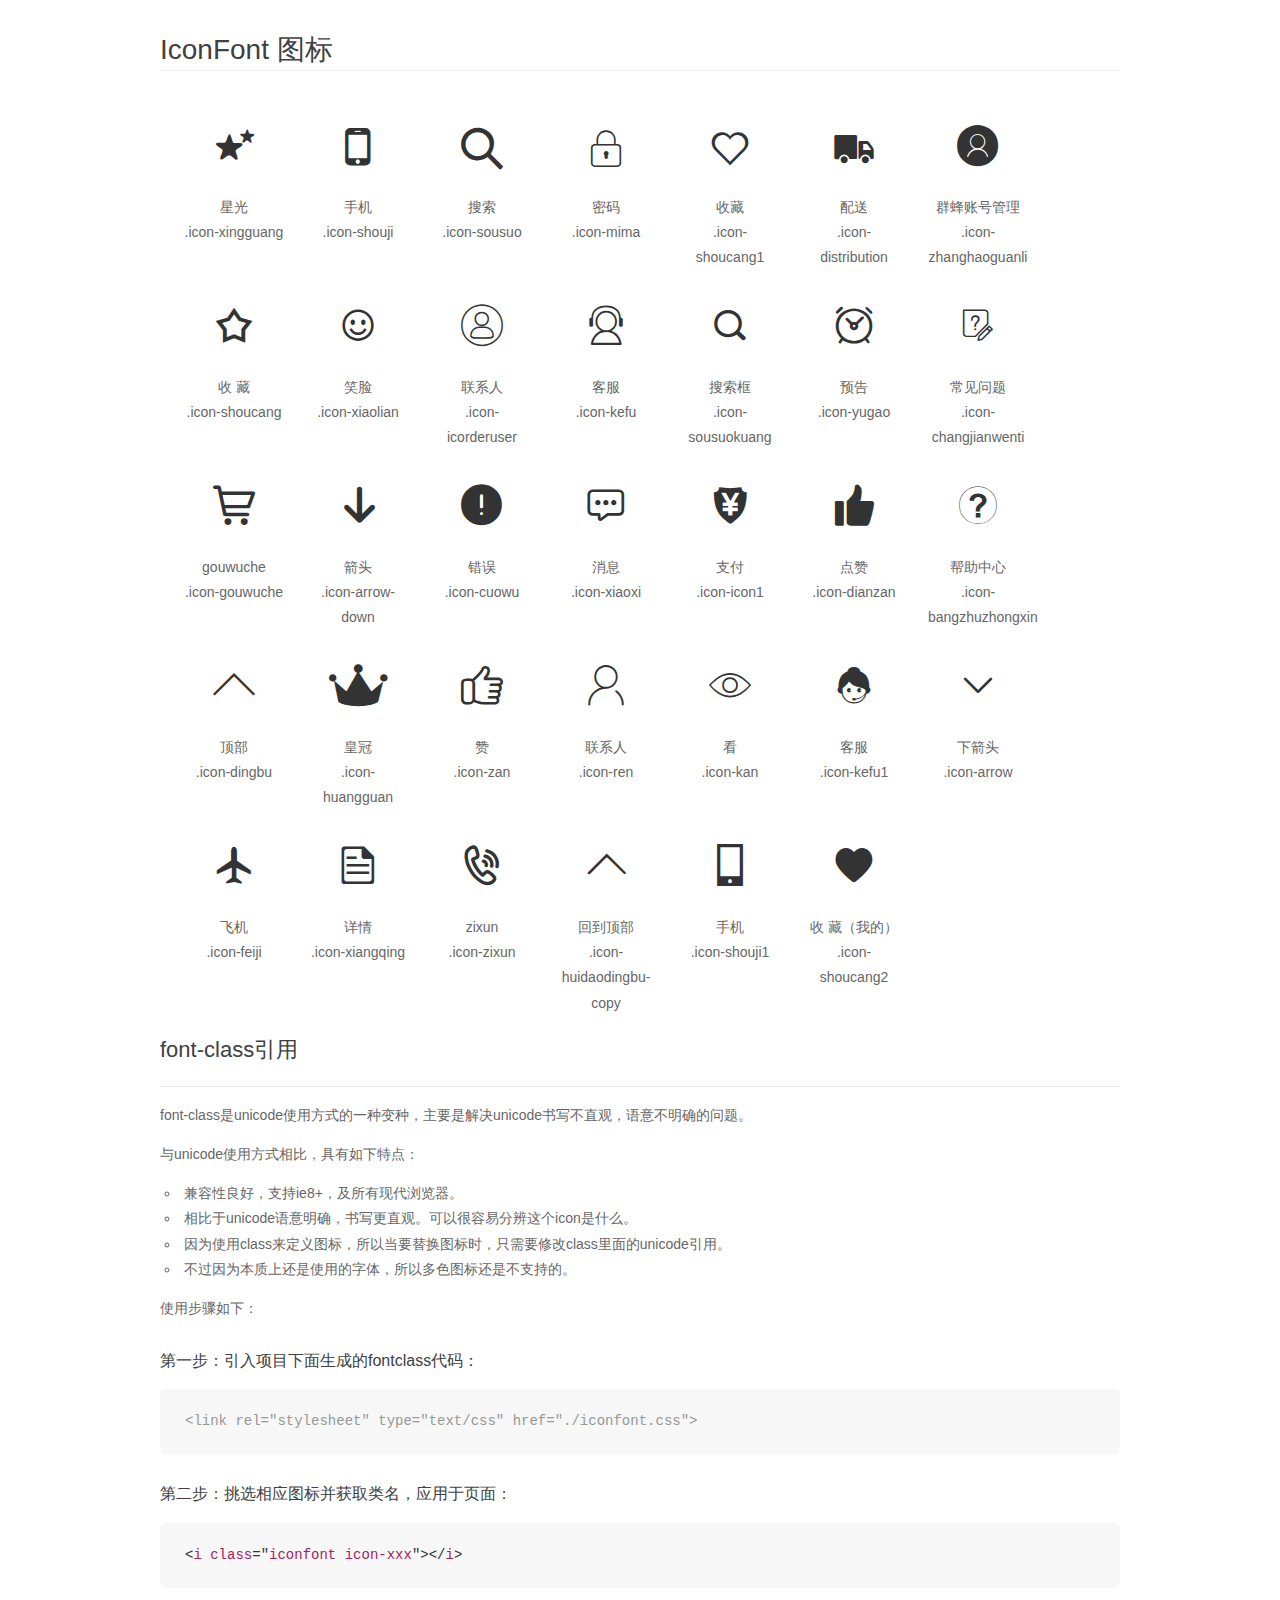
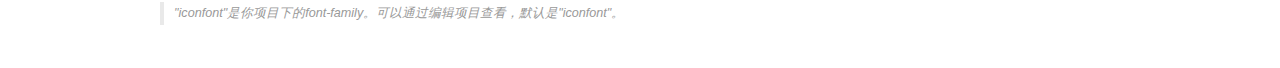
<file: font_bwpz695o4ad78pvi/demo_fontclass.html>
<!DOCTYPE html>
<html>
<head>
    <meta charset="utf-8"/>
    <title>IconFont</title>
    <link rel="stylesheet" href="demo.css">
    <link rel="stylesheet" href="iconfont.css">
</head>
<body>
    <div class="main markdown">
        <h1>IconFont 图标</h1>
        <ul class="icon_lists clear">
            
                <li>
                <i class="icon iconfont icon-xingguang"></i>
                    <div class="name">星光</div>
                    <div class="fontclass">.icon-xingguang</div>
                </li>
            
                <li>
                <i class="icon iconfont icon-shouji"></i>
                    <div class="name">手机</div>
                    <div class="fontclass">.icon-shouji</div>
                </li>
            
                <li>
                <i class="icon iconfont icon-sousuo"></i>
                    <div class="name">搜索</div>
                    <div class="fontclass">.icon-sousuo</div>
                </li>
            
                <li>
                <i class="icon iconfont icon-mima"></i>
                    <div class="name">密码</div>
                    <div class="fontclass">.icon-mima</div>
                </li>
            
                <li>
                <i class="icon iconfont icon-shoucang1"></i>
                    <div class="name">收藏</div>
                    <div class="fontclass">.icon-shoucang1</div>
                </li>
            
                <li>
                <i class="icon iconfont icon-distribution"></i>
                    <div class="name">配送</div>
                    <div class="fontclass">.icon-distribution</div>
                </li>
            
                <li>
                <i class="icon iconfont icon-zhanghaoguanli"></i>
                    <div class="name">群蜂账号管理</div>
                    <div class="fontclass">.icon-zhanghaoguanli</div>
                </li>
            
                <li>
                <i class="icon iconfont icon-shoucang"></i>
                    <div class="name">收 藏</div>
                    <div class="fontclass">.icon-shoucang</div>
                </li>
            
                <li>
                <i class="icon iconfont icon-xiaolian"></i>
                    <div class="name">笑脸</div>
                    <div class="fontclass">.icon-xiaolian</div>
                </li>
            
                <li>
                <i class="icon iconfont icon-icorderuser"></i>
                    <div class="name">联系人</div>
                    <div class="fontclass">.icon-icorderuser</div>
                </li>
            
                <li>
                <i class="icon iconfont icon-kefu"></i>
                    <div class="name">客服</div>
                    <div class="fontclass">.icon-kefu</div>
                </li>
            
                <li>
                <i class="icon iconfont icon-sousuokuang"></i>
                    <div class="name">搜索框</div>
                    <div class="fontclass">.icon-sousuokuang</div>
                </li>
            
                <li>
                <i class="icon iconfont icon-yugao"></i>
                    <div class="name">预告</div>
                    <div class="fontclass">.icon-yugao</div>
                </li>
            
                <li>
                <i class="icon iconfont icon-changjianwenti"></i>
                    <div class="name">常见问题</div>
                    <div class="fontclass">.icon-changjianwenti</div>
                </li>
            
                <li>
                <i class="icon iconfont icon-gouwuche"></i>
                    <div class="name">gouwuche</div>
                    <div class="fontclass">.icon-gouwuche</div>
                </li>
            
                <li>
                <i class="icon iconfont icon-arrow-down"></i>
                    <div class="name">箭头</div>
                    <div class="fontclass">.icon-arrow-down</div>
                </li>
            
                <li>
                <i class="icon iconfont icon-cuowu"></i>
                    <div class="name">错误</div>
                    <div class="fontclass">.icon-cuowu</div>
                </li>
            
                <li>
                <i class="icon iconfont icon-xiaoxi"></i>
                    <div class="name">消息</div>
                    <div class="fontclass">.icon-xiaoxi</div>
                </li>
            
                <li>
                <i class="icon iconfont icon-icon1"></i>
                    <div class="name">支付</div>
                    <div class="fontclass">.icon-icon1</div>
                </li>
            
                <li>
                <i class="icon iconfont icon-dianzan"></i>
                    <div class="name">点赞</div>
                    <div class="fontclass">.icon-dianzan</div>
                </li>
            
                <li>
                <i class="icon iconfont icon-bangzhuzhongxin"></i>
                    <div class="name">帮助中心</div>
                    <div class="fontclass">.icon-bangzhuzhongxin</div>
                </li>
            
                <li>
                <i class="icon iconfont icon-dingbu"></i>
                    <div class="name">顶部</div>
                    <div class="fontclass">.icon-dingbu</div>
                </li>
            
                <li>
                <i class="icon iconfont icon-huangguan"></i>
                    <div class="name">皇冠</div>
                    <div class="fontclass">.icon-huangguan</div>
                </li>
            
                <li>
                <i class="icon iconfont icon-zan"></i>
                    <div class="name">赞</div>
                    <div class="fontclass">.icon-zan</div>
                </li>
            
                <li>
                <i class="icon iconfont icon-ren"></i>
                    <div class="name">联系人</div>
                    <div class="fontclass">.icon-ren</div>
                </li>
            
                <li>
                <i class="icon iconfont icon-kan"></i>
                    <div class="name">看</div>
                    <div class="fontclass">.icon-kan</div>
                </li>
            
                <li>
                <i class="icon iconfont icon-kefu1"></i>
                    <div class="name">客服</div>
                    <div class="fontclass">.icon-kefu1</div>
                </li>
            
                <li>
                <i class="icon iconfont icon-arrow"></i>
                    <div class="name">下箭头</div>
                    <div class="fontclass">.icon-arrow</div>
                </li>
            
                <li>
                <i class="icon iconfont icon-feiji"></i>
                    <div class="name">飞机</div>
                    <div class="fontclass">.icon-feiji</div>
                </li>
            
                <li>
                <i class="icon iconfont icon-xiangqing"></i>
                    <div class="name">详情</div>
                    <div class="fontclass">.icon-xiangqing</div>
                </li>
            
                <li>
                <i class="icon iconfont icon-zixun"></i>
                    <div class="name">zixun</div>
                    <div class="fontclass">.icon-zixun</div>
                </li>
            
                <li>
                <i class="icon iconfont icon-huidaodingbu-copy"></i>
                    <div class="name">回到顶部</div>
                    <div class="fontclass">.icon-huidaodingbu-copy</div>
                </li>
            
                <li>
                <i class="icon iconfont icon-shouji1"></i>
                    <div class="name">手机</div>
                    <div class="fontclass">.icon-shouji1</div>
                </li>
            
                <li>
                <i class="icon iconfont icon-shoucang2"></i>
                    <div class="name">收 藏（我的）</div>
                    <div class="fontclass">.icon-shoucang2</div>
                </li>
            
        </ul>

        <h2 id="font-class-">font-class引用</h2>
        <hr>

        <p>font-class是unicode使用方式的一种变种，主要是解决unicode书写不直观，语意不明确的问题。</p>
        <p>与unicode使用方式相比，具有如下特点：</p>
        <ul>
        <li>兼容性良好，支持ie8+，及所有现代浏览器。</li>
        <li>相比于unicode语意明确，书写更直观。可以很容易分辨这个icon是什么。</li>
        <li>因为使用class来定义图标，所以当要替换图标时，只需要修改class里面的unicode引用。</li>
        <li>不过因为本质上还是使用的字体，所以多色图标还是不支持的。</li>
        </ul>
        <p>使用步骤如下：</p>
        <h3 id="-fontclass-">第一步：引入项目下面生成的fontclass代码：</h3>


        <pre><code class="lang-js hljs javascript"><span class="hljs-comment">&lt;link rel="stylesheet" type="text/css" href="./iconfont.css"&gt;</span></code></pre>
        <h3 id="-">第二步：挑选相应图标并获取类名，应用于页面：</h3>
        <pre><code class="lang-css hljs">&lt;<span class="hljs-selector-tag">i</span> <span class="hljs-selector-tag">class</span>="<span class="hljs-selector-tag">iconfont</span> <span class="hljs-selector-tag">icon-xxx</span>"&gt;&lt;/<span class="hljs-selector-tag">i</span>&gt;</code></pre>
        <blockquote>
        <p>"iconfont"是你项目下的font-family。可以通过编辑项目查看，默认是"iconfont"。</p>
        </blockquote>
    </div>
</body>
</html>
</file>
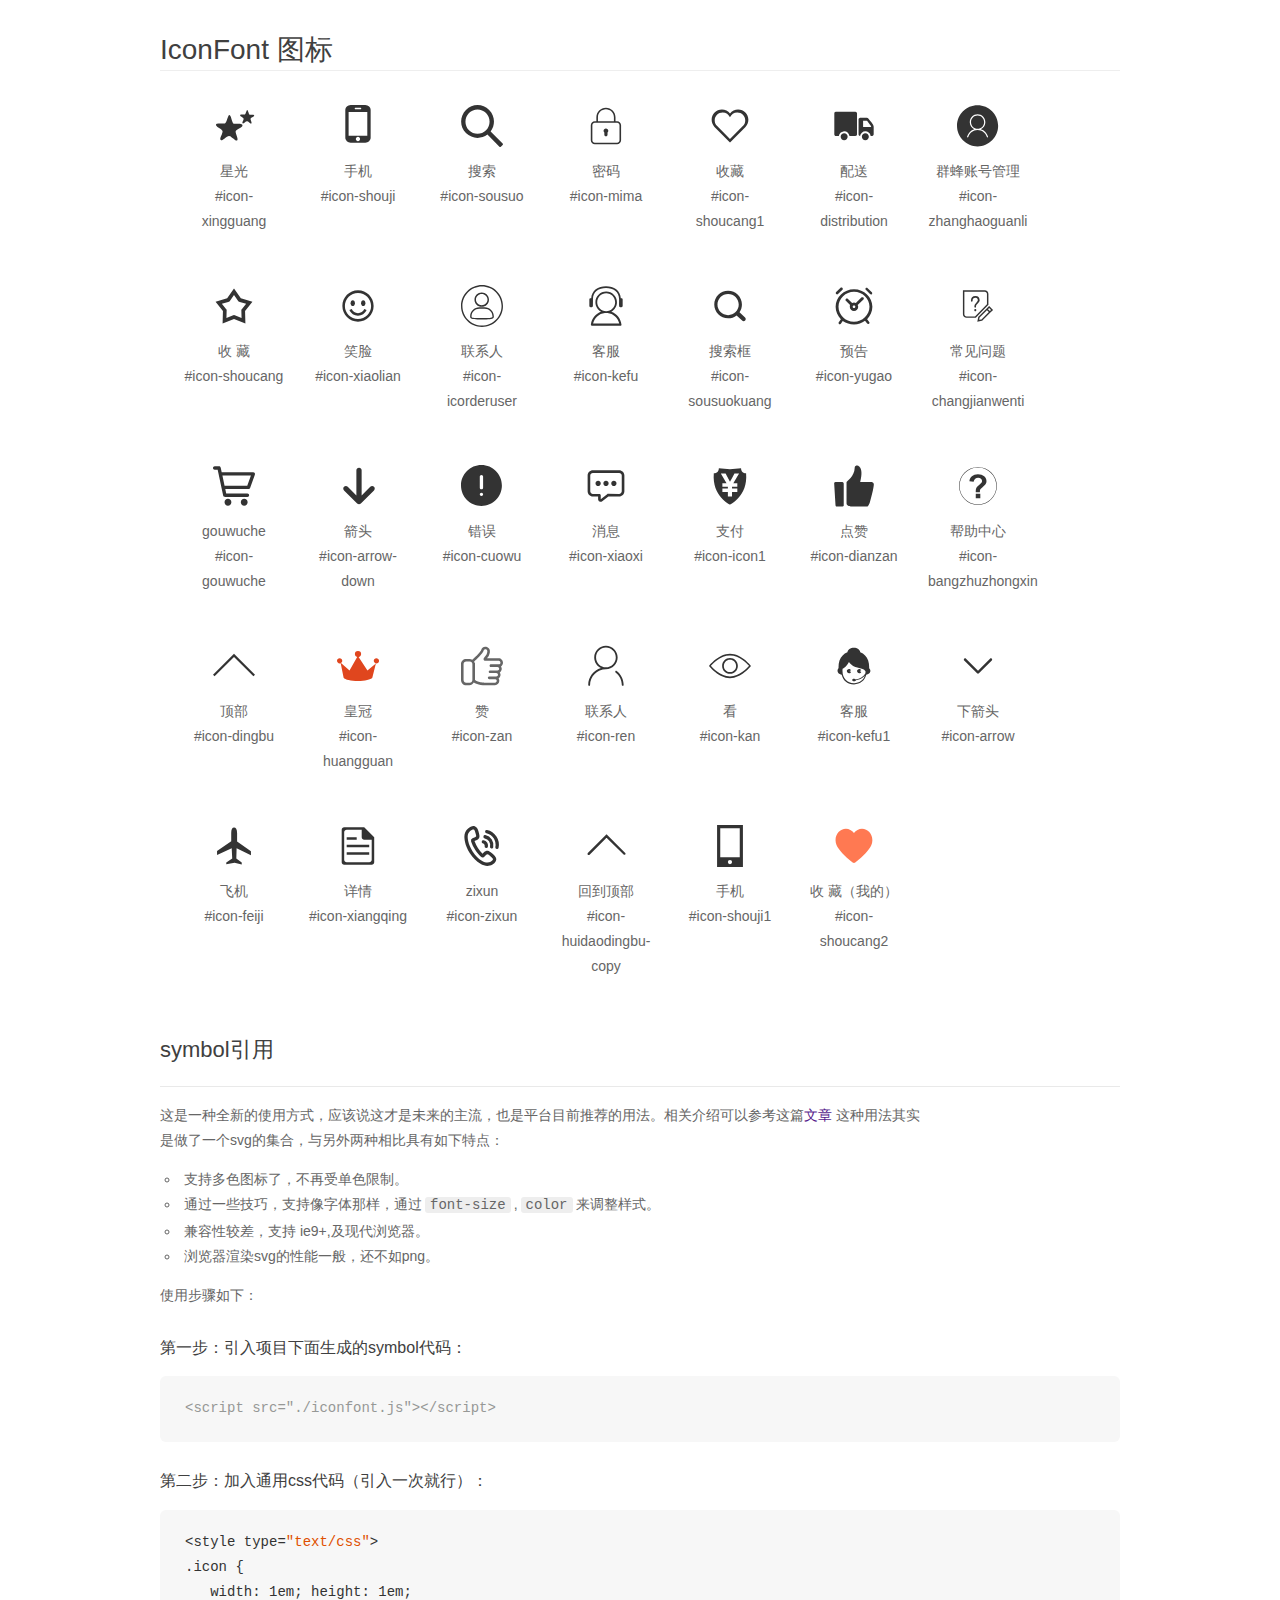
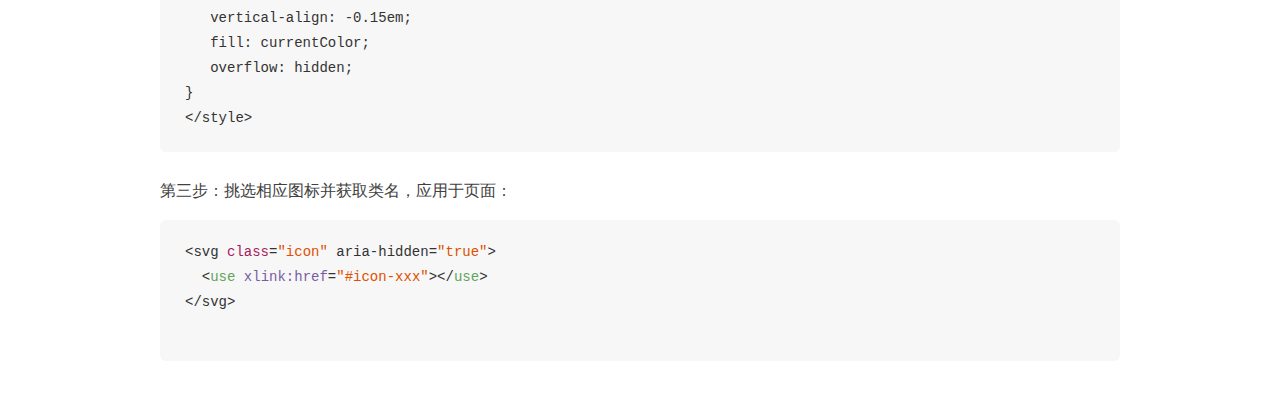
<file: font_bwpz695o4ad78pvi/demo_symbol.html>
<!DOCTYPE html>
<html>
<head>
    <meta charset="utf-8"/>
    <title>IconFont</title>
    <link rel="stylesheet" href="demo.css">
    <script src="iconfont.js"></script>

    <style type="text/css">
        .icon {
          /* 通过设置 font-size 来改变图标大小 */
          width: 1em; height: 1em;
          /* 图标和文字相邻时，垂直对齐 */
          vertical-align: -0.15em;
          /* 通过设置 color 来改变 SVG 的颜色/fill */
          fill: currentColor;
          /* path 和 stroke 溢出 viewBox 部分在 IE 下会显示
             normalize.css 中也包含这行 */
          overflow: hidden;
        }

    </style>
</head>
<body>
    <div class="main markdown">
        <h1>IconFont 图标</h1>
        <ul class="icon_lists clear">
            
                <li>
                    <svg class="icon" aria-hidden="true">
                        <use xlink:href="#icon-xingguang"></use>
                    </svg>
                    <div class="name">星光</div>
                    <div class="fontclass">#icon-xingguang</div>
                </li>
            
                <li>
                    <svg class="icon" aria-hidden="true">
                        <use xlink:href="#icon-shouji"></use>
                    </svg>
                    <div class="name">手机</div>
                    <div class="fontclass">#icon-shouji</div>
                </li>
            
                <li>
                    <svg class="icon" aria-hidden="true">
                        <use xlink:href="#icon-sousuo"></use>
                    </svg>
                    <div class="name">搜索</div>
                    <div class="fontclass">#icon-sousuo</div>
                </li>
            
                <li>
                    <svg class="icon" aria-hidden="true">
                        <use xlink:href="#icon-mima"></use>
                    </svg>
                    <div class="name">密码</div>
                    <div class="fontclass">#icon-mima</div>
                </li>
            
                <li>
                    <svg class="icon" aria-hidden="true">
                        <use xlink:href="#icon-shoucang1"></use>
                    </svg>
                    <div class="name">收藏</div>
                    <div class="fontclass">#icon-shoucang1</div>
                </li>
            
                <li>
                    <svg class="icon" aria-hidden="true">
                        <use xlink:href="#icon-distribution"></use>
                    </svg>
                    <div class="name">配送</div>
                    <div class="fontclass">#icon-distribution</div>
                </li>
            
                <li>
                    <svg class="icon" aria-hidden="true">
                        <use xlink:href="#icon-zhanghaoguanli"></use>
                    </svg>
                    <div class="name">群蜂账号管理</div>
                    <div class="fontclass">#icon-zhanghaoguanli</div>
                </li>
            
                <li>
                    <svg class="icon" aria-hidden="true">
                        <use xlink:href="#icon-shoucang"></use>
                    </svg>
                    <div class="name">收 藏</div>
                    <div class="fontclass">#icon-shoucang</div>
                </li>
            
                <li>
                    <svg class="icon" aria-hidden="true">
                        <use xlink:href="#icon-xiaolian"></use>
                    </svg>
                    <div class="name">笑脸</div>
                    <div class="fontclass">#icon-xiaolian</div>
                </li>
            
                <li>
                    <svg class="icon" aria-hidden="true">
                        <use xlink:href="#icon-icorderuser"></use>
                    </svg>
                    <div class="name">联系人</div>
                    <div class="fontclass">#icon-icorderuser</div>
                </li>
            
                <li>
                    <svg class="icon" aria-hidden="true">
                        <use xlink:href="#icon-kefu"></use>
                    </svg>
                    <div class="name">客服</div>
                    <div class="fontclass">#icon-kefu</div>
                </li>
            
                <li>
                    <svg class="icon" aria-hidden="true">
                        <use xlink:href="#icon-sousuokuang"></use>
                    </svg>
                    <div class="name">搜索框</div>
                    <div class="fontclass">#icon-sousuokuang</div>
                </li>
            
                <li>
                    <svg class="icon" aria-hidden="true">
                        <use xlink:href="#icon-yugao"></use>
                    </svg>
                    <div class="name">预告</div>
                    <div class="fontclass">#icon-yugao</div>
                </li>
            
                <li>
                    <svg class="icon" aria-hidden="true">
                        <use xlink:href="#icon-changjianwenti"></use>
                    </svg>
                    <div class="name">常见问题</div>
                    <div class="fontclass">#icon-changjianwenti</div>
                </li>
            
                <li>
                    <svg class="icon" aria-hidden="true">
                        <use xlink:href="#icon-gouwuche"></use>
                    </svg>
                    <div class="name">gouwuche</div>
                    <div class="fontclass">#icon-gouwuche</div>
                </li>
            
                <li>
                    <svg class="icon" aria-hidden="true">
                        <use xlink:href="#icon-arrow-down"></use>
                    </svg>
                    <div class="name">箭头</div>
                    <div class="fontclass">#icon-arrow-down</div>
                </li>
            
                <li>
                    <svg class="icon" aria-hidden="true">
                        <use xlink:href="#icon-cuowu"></use>
                    </svg>
                    <div class="name">错误</div>
                    <div class="fontclass">#icon-cuowu</div>
                </li>
            
                <li>
                    <svg class="icon" aria-hidden="true">
                        <use xlink:href="#icon-xiaoxi"></use>
                    </svg>
                    <div class="name">消息</div>
                    <div class="fontclass">#icon-xiaoxi</div>
                </li>
            
                <li>
                    <svg class="icon" aria-hidden="true">
                        <use xlink:href="#icon-icon1"></use>
                    </svg>
                    <div class="name">支付</div>
                    <div class="fontclass">#icon-icon1</div>
                </li>
            
                <li>
                    <svg class="icon" aria-hidden="true">
                        <use xlink:href="#icon-dianzan"></use>
                    </svg>
                    <div class="name">点赞</div>
                    <div class="fontclass">#icon-dianzan</div>
                </li>
            
                <li>
                    <svg class="icon" aria-hidden="true">
                        <use xlink:href="#icon-bangzhuzhongxin"></use>
                    </svg>
                    <div class="name">帮助中心</div>
                    <div class="fontclass">#icon-bangzhuzhongxin</div>
                </li>
            
                <li>
                    <svg class="icon" aria-hidden="true">
                        <use xlink:href="#icon-dingbu"></use>
                    </svg>
                    <div class="name">顶部</div>
                    <div class="fontclass">#icon-dingbu</div>
                </li>
            
                <li>
                    <svg class="icon" aria-hidden="true">
                        <use xlink:href="#icon-huangguan"></use>
                    </svg>
                    <div class="name">皇冠</div>
                    <div class="fontclass">#icon-huangguan</div>
                </li>
            
                <li>
                    <svg class="icon" aria-hidden="true">
                        <use xlink:href="#icon-zan"></use>
                    </svg>
                    <div class="name">赞</div>
                    <div class="fontclass">#icon-zan</div>
                </li>
            
                <li>
                    <svg class="icon" aria-hidden="true">
                        <use xlink:href="#icon-ren"></use>
                    </svg>
                    <div class="name">联系人</div>
                    <div class="fontclass">#icon-ren</div>
                </li>
            
                <li>
                    <svg class="icon" aria-hidden="true">
                        <use xlink:href="#icon-kan"></use>
                    </svg>
                    <div class="name">看</div>
                    <div class="fontclass">#icon-kan</div>
                </li>
            
                <li>
                    <svg class="icon" aria-hidden="true">
                        <use xlink:href="#icon-kefu1"></use>
                    </svg>
                    <div class="name">客服</div>
                    <div class="fontclass">#icon-kefu1</div>
                </li>
            
                <li>
                    <svg class="icon" aria-hidden="true">
                        <use xlink:href="#icon-arrow"></use>
                    </svg>
                    <div class="name">下箭头</div>
                    <div class="fontclass">#icon-arrow</div>
                </li>
            
                <li>
                    <svg class="icon" aria-hidden="true">
                        <use xlink:href="#icon-feiji"></use>
                    </svg>
                    <div class="name">飞机</div>
                    <div class="fontclass">#icon-feiji</div>
                </li>
            
                <li>
                    <svg class="icon" aria-hidden="true">
                        <use xlink:href="#icon-xiangqing"></use>
                    </svg>
                    <div class="name">详情</div>
                    <div class="fontclass">#icon-xiangqing</div>
                </li>
            
                <li>
                    <svg class="icon" aria-hidden="true">
                        <use xlink:href="#icon-zixun"></use>
                    </svg>
                    <div class="name">zixun</div>
                    <div class="fontclass">#icon-zixun</div>
                </li>
            
                <li>
                    <svg class="icon" aria-hidden="true">
                        <use xlink:href="#icon-huidaodingbu-copy"></use>
                    </svg>
                    <div class="name">回到顶部</div>
                    <div class="fontclass">#icon-huidaodingbu-copy</div>
                </li>
            
                <li>
                    <svg class="icon" aria-hidden="true">
                        <use xlink:href="#icon-shouji1"></use>
                    </svg>
                    <div class="name">手机</div>
                    <div class="fontclass">#icon-shouji1</div>
                </li>
            
                <li>
                    <svg class="icon" aria-hidden="true">
                        <use xlink:href="#icon-shoucang2"></use>
                    </svg>
                    <div class="name">收 藏（我的）</div>
                    <div class="fontclass">#icon-shoucang2</div>
                </li>
            
        </ul>


        <h2 id="symbol-">symbol引用</h2>
        <hr>

        <p>这是一种全新的使用方式，应该说这才是未来的主流，也是平台目前推荐的用法。相关介绍可以参考这篇<a href="">文章</a>
        这种用法其实是做了一个svg的集合，与另外两种相比具有如下特点：</p>
        <ul>
          <li>支持多色图标了，不再受单色限制。</li>
          <li>通过一些技巧，支持像字体那样，通过<code>font-size</code>,<code>color</code>来调整样式。</li>
          <li>兼容性较差，支持 ie9+,及现代浏览器。</li>
          <li>浏览器渲染svg的性能一般，还不如png。</li>
        </ul>
        <p>使用步骤如下：</p>
        <h3 id="-symbol-">第一步：引入项目下面生成的symbol代码：</h3>
        <pre><code class="lang-js hljs javascript"><span class="hljs-comment">&lt;script src="./iconfont.js"&gt;&lt;/script&gt;</span></code></pre>
        <h3 id="-css-">第二步：加入通用css代码（引入一次就行）：</h3>
        <pre><code class="lang-js hljs javascript">&lt;style type=<span class="hljs-string">"text/css"</span>&gt;
.icon {
   width: <span class="hljs-number">1</span>em; height: <span class="hljs-number">1</span>em;
   vertical-align: <span class="hljs-number">-0.15</span>em;
   fill: currentColor;
   overflow: hidden;
}
&lt;<span class="hljs-regexp">/style&gt;</span></code></pre>
        <h3 id="-">第三步：挑选相应图标并获取类名，应用于页面：</h3>
        <pre><code class="lang-js hljs javascript">&lt;svg <span class="hljs-class"><span class="hljs-keyword">class</span></span>=<span class="hljs-string">"icon"</span> aria-hidden=<span class="hljs-string">"true"</span>&gt;<span class="xml"><span class="hljs-tag">
  &lt;<span class="hljs-name">use</span> <span class="hljs-attr">xlink:href</span>=<span class="hljs-string">"#icon-xxx"</span>&gt;</span><span class="hljs-tag">&lt;/<span class="hljs-name">use</span>&gt;</span>
</span>&lt;<span class="hljs-regexp">/svg&gt;
        </span></code></pre>
    </div>
</body>
</html>
</file>
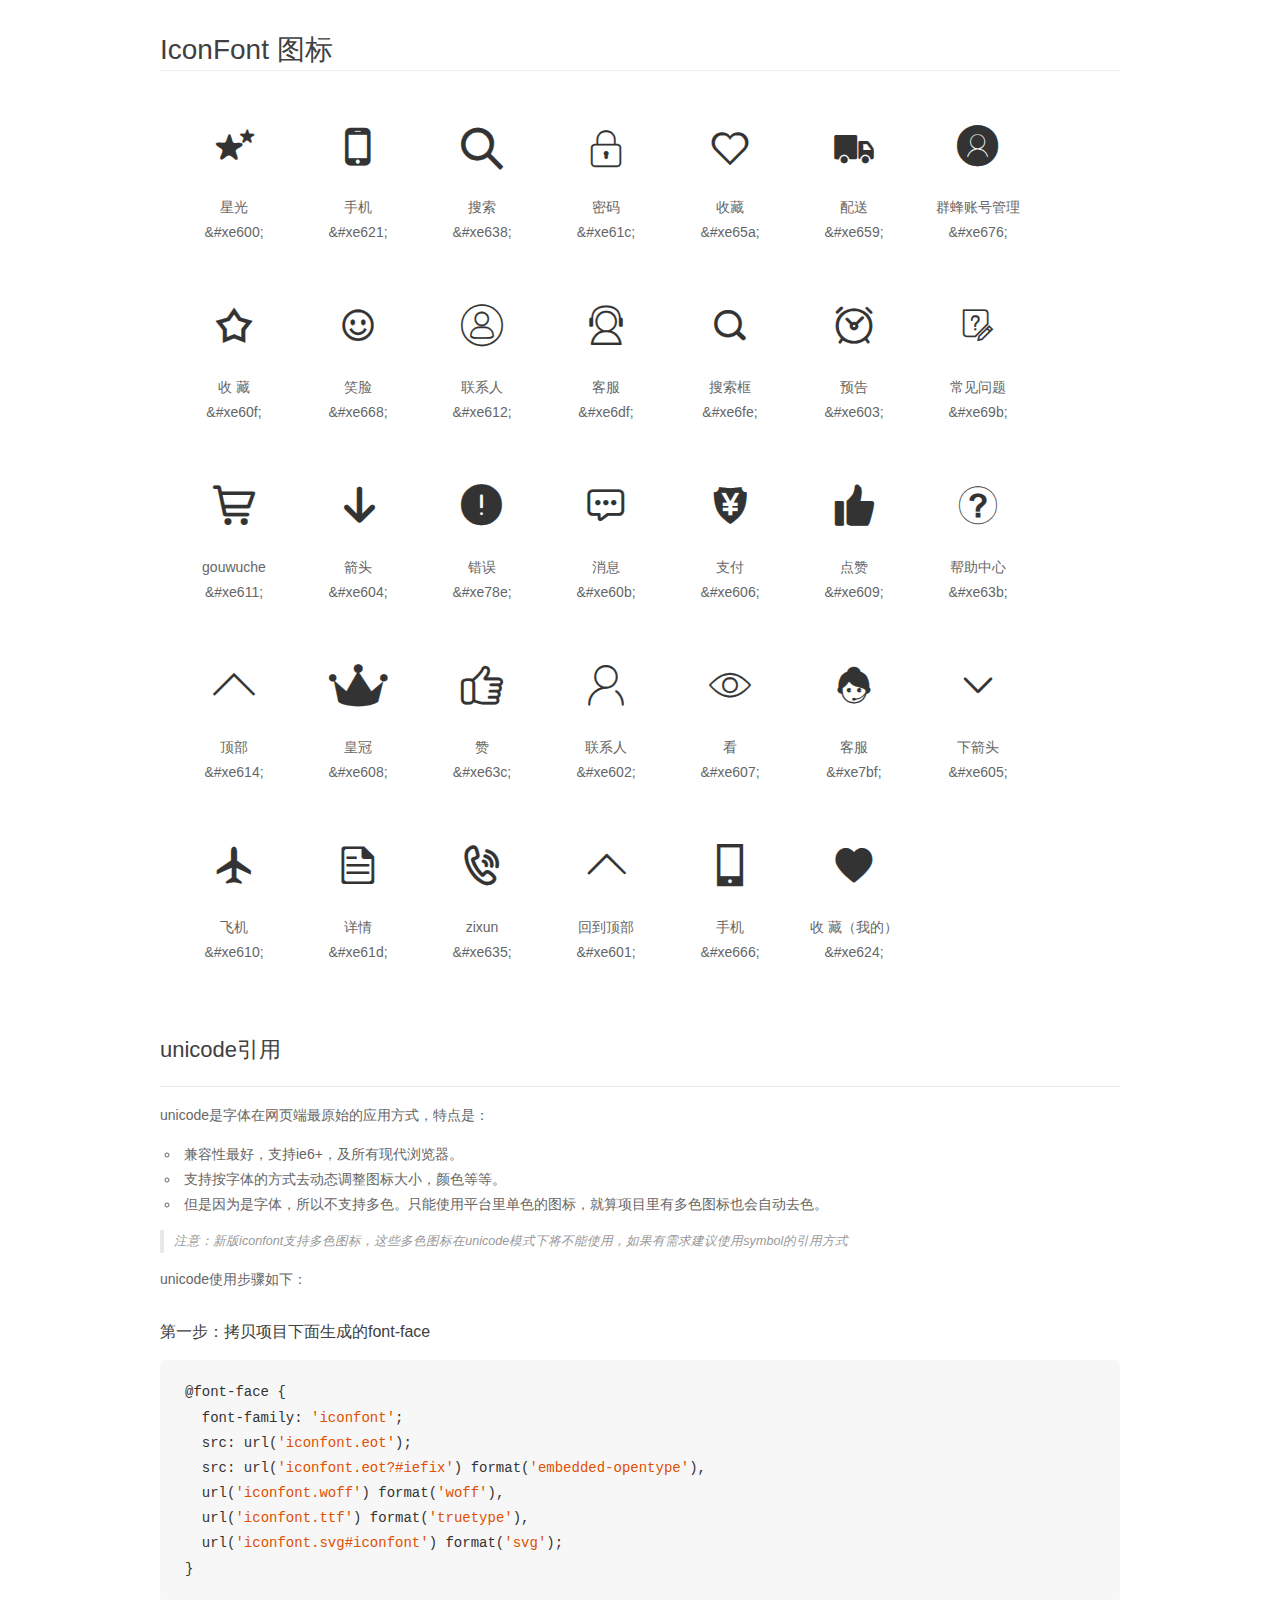
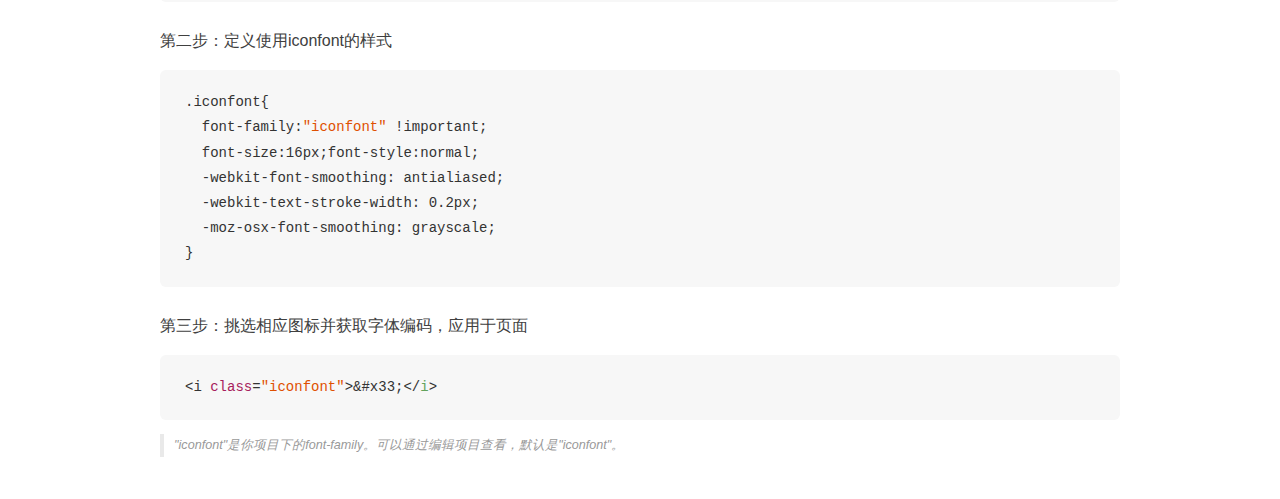
<file: font_bwpz695o4ad78pvi/demo_unicode.html>
<!DOCTYPE html>
<html>
<head>
    <meta charset="utf-8"/>
    <title>IconFont</title>
    <link rel="stylesheet" href="demo.css">

    <style type="text/css">

        @font-face {font-family: "iconfont";
          src: url('iconfont.eot'); /* IE9*/
          src: url('iconfont.eot#iefix') format('embedded-opentype'), /* IE6-IE8 */
          url('iconfont.woff') format('woff'), /* chrome, firefox */
          url('iconfont.ttf') format('truetype'), /* chrome, firefox, opera, Safari, Android, iOS 4.2+*/
          url('iconfont.svg#iconfont') format('svg'); /* iOS 4.1- */
        }

        .iconfont {
          font-family:"iconfont" !important;
          font-size:16px;
          font-style:normal;
          -webkit-font-smoothing: antialiased;
          -webkit-text-stroke-width: 0.2px;
          -moz-osx-font-smoothing: grayscale;
        }

    </style>
</head>
<body>
    <div class="main markdown">
        <h1>IconFont 图标</h1>
        <ul class="icon_lists clear">
            
                <li>
                <i class="icon iconfont">&#xe600;</i>
                    <div class="name">星光</div>
                    <div class="code">&amp;#xe600;</div>
                </li>
            
                <li>
                <i class="icon iconfont">&#xe621;</i>
                    <div class="name">手机</div>
                    <div class="code">&amp;#xe621;</div>
                </li>
            
                <li>
                <i class="icon iconfont">&#xe638;</i>
                    <div class="name">搜索</div>
                    <div class="code">&amp;#xe638;</div>
                </li>
            
                <li>
                <i class="icon iconfont">&#xe61c;</i>
                    <div class="name">密码</div>
                    <div class="code">&amp;#xe61c;</div>
                </li>
            
                <li>
                <i class="icon iconfont">&#xe65a;</i>
                    <div class="name">收藏</div>
                    <div class="code">&amp;#xe65a;</div>
                </li>
            
                <li>
                <i class="icon iconfont">&#xe659;</i>
                    <div class="name">配送</div>
                    <div class="code">&amp;#xe659;</div>
                </li>
            
                <li>
                <i class="icon iconfont">&#xe676;</i>
                    <div class="name">群蜂账号管理</div>
                    <div class="code">&amp;#xe676;</div>
                </li>
            
                <li>
                <i class="icon iconfont">&#xe60f;</i>
                    <div class="name">收 藏</div>
                    <div class="code">&amp;#xe60f;</div>
                </li>
            
                <li>
                <i class="icon iconfont">&#xe668;</i>
                    <div class="name">笑脸</div>
                    <div class="code">&amp;#xe668;</div>
                </li>
            
                <li>
                <i class="icon iconfont">&#xe612;</i>
                    <div class="name">联系人</div>
                    <div class="code">&amp;#xe612;</div>
                </li>
            
                <li>
                <i class="icon iconfont">&#xe6df;</i>
                    <div class="name">客服</div>
                    <div class="code">&amp;#xe6df;</div>
                </li>
            
                <li>
                <i class="icon iconfont">&#xe6fe;</i>
                    <div class="name">搜索框</div>
                    <div class="code">&amp;#xe6fe;</div>
                </li>
            
                <li>
                <i class="icon iconfont">&#xe603;</i>
                    <div class="name">预告</div>
                    <div class="code">&amp;#xe603;</div>
                </li>
            
                <li>
                <i class="icon iconfont">&#xe69b;</i>
                    <div class="name">常见问题</div>
                    <div class="code">&amp;#xe69b;</div>
                </li>
            
                <li>
                <i class="icon iconfont">&#xe611;</i>
                    <div class="name">gouwuche</div>
                    <div class="code">&amp;#xe611;</div>
                </li>
            
                <li>
                <i class="icon iconfont">&#xe604;</i>
                    <div class="name">箭头</div>
                    <div class="code">&amp;#xe604;</div>
                </li>
            
                <li>
                <i class="icon iconfont">&#xe78e;</i>
                    <div class="name">错误</div>
                    <div class="code">&amp;#xe78e;</div>
                </li>
            
                <li>
                <i class="icon iconfont">&#xe60b;</i>
                    <div class="name">消息</div>
                    <div class="code">&amp;#xe60b;</div>
                </li>
            
                <li>
                <i class="icon iconfont">&#xe606;</i>
                    <div class="name">支付</div>
                    <div class="code">&amp;#xe606;</div>
                </li>
            
                <li>
                <i class="icon iconfont">&#xe609;</i>
                    <div class="name">点赞</div>
                    <div class="code">&amp;#xe609;</div>
                </li>
            
                <li>
                <i class="icon iconfont">&#xe63b;</i>
                    <div class="name">帮助中心</div>
                    <div class="code">&amp;#xe63b;</div>
                </li>
            
                <li>
                <i class="icon iconfont">&#xe614;</i>
                    <div class="name">顶部</div>
                    <div class="code">&amp;#xe614;</div>
                </li>
            
                <li>
                <i class="icon iconfont">&#xe608;</i>
                    <div class="name">皇冠</div>
                    <div class="code">&amp;#xe608;</div>
                </li>
            
                <li>
                <i class="icon iconfont">&#xe63c;</i>
                    <div class="name">赞</div>
                    <div class="code">&amp;#xe63c;</div>
                </li>
            
                <li>
                <i class="icon iconfont">&#xe602;</i>
                    <div class="name">联系人</div>
                    <div class="code">&amp;#xe602;</div>
                </li>
            
                <li>
                <i class="icon iconfont">&#xe607;</i>
                    <div class="name">看</div>
                    <div class="code">&amp;#xe607;</div>
                </li>
            
                <li>
                <i class="icon iconfont">&#xe7bf;</i>
                    <div class="name">客服</div>
                    <div class="code">&amp;#xe7bf;</div>
                </li>
            
                <li>
                <i class="icon iconfont">&#xe605;</i>
                    <div class="name">下箭头</div>
                    <div class="code">&amp;#xe605;</div>
                </li>
            
                <li>
                <i class="icon iconfont">&#xe610;</i>
                    <div class="name">飞机</div>
                    <div class="code">&amp;#xe610;</div>
                </li>
            
                <li>
                <i class="icon iconfont">&#xe61d;</i>
                    <div class="name">详情</div>
                    <div class="code">&amp;#xe61d;</div>
                </li>
            
                <li>
                <i class="icon iconfont">&#xe635;</i>
                    <div class="name">zixun</div>
                    <div class="code">&amp;#xe635;</div>
                </li>
            
                <li>
                <i class="icon iconfont">&#xe601;</i>
                    <div class="name">回到顶部</div>
                    <div class="code">&amp;#xe601;</div>
                </li>
            
                <li>
                <i class="icon iconfont">&#xe666;</i>
                    <div class="name">手机</div>
                    <div class="code">&amp;#xe666;</div>
                </li>
            
                <li>
                <i class="icon iconfont">&#xe624;</i>
                    <div class="name">收 藏（我的）</div>
                    <div class="code">&amp;#xe624;</div>
                </li>
            
        </ul>
        <h2 id="unicode-">unicode引用</h2>
        <hr>

        <p>unicode是字体在网页端最原始的应用方式，特点是：</p>
        <ul>
        <li>兼容性最好，支持ie6+，及所有现代浏览器。</li>
        <li>支持按字体的方式去动态调整图标大小，颜色等等。</li>
        <li>但是因为是字体，所以不支持多色。只能使用平台里单色的图标，就算项目里有多色图标也会自动去色。</li>
        </ul>
        <blockquote>
        <p>注意：新版iconfont支持多色图标，这些多色图标在unicode模式下将不能使用，如果有需求建议使用symbol的引用方式</p>
        </blockquote>
        <p>unicode使用步骤如下：</p>
        <h3 id="-font-face">第一步：拷贝项目下面生成的font-face</h3>
        <pre><code class="lang-js hljs javascript">@font-face {
  font-family: <span class="hljs-string">'iconfont'</span>;
  src: url(<span class="hljs-string">'iconfont.eot'</span>);
  src: url(<span class="hljs-string">'iconfont.eot?#iefix'</span>) format(<span class="hljs-string">'embedded-opentype'</span>),
  url(<span class="hljs-string">'iconfont.woff'</span>) format(<span class="hljs-string">'woff'</span>),
  url(<span class="hljs-string">'iconfont.ttf'</span>) format(<span class="hljs-string">'truetype'</span>),
  url(<span class="hljs-string">'iconfont.svg#iconfont'</span>) format(<span class="hljs-string">'svg'</span>);
}
</code></pre>
        <h3 id="-iconfont-">第二步：定义使用iconfont的样式</h3>
        <pre><code class="lang-js hljs javascript">.iconfont{
  font-family:<span class="hljs-string">"iconfont"</span> !important;
  font-size:<span class="hljs-number">16</span>px;font-style:normal;
  -webkit-font-smoothing: antialiased;
  -webkit-text-stroke-width: <span class="hljs-number">0.2</span>px;
  -moz-osx-font-smoothing: grayscale;
}
</code></pre>
        <h3 id="-">第三步：挑选相应图标并获取字体编码，应用于页面</h3>
        <pre><code class="lang-js hljs javascript">&lt;i <span class="hljs-class"><span class="hljs-keyword">class</span></span>=<span class="hljs-string">"iconfont"</span>&gt;&amp;#x33;<span class="xml"><span class="hljs-tag">&lt;/<span class="hljs-name">i</span>&gt;</span></span></code></pre>

        <blockquote>
        <p>"iconfont"是你项目下的font-family。可以通过编辑项目查看，默认是"iconfont"。</p>
        </blockquote>
    </div>


</body>
</html>
</file>
<file: font_bwpz695o4ad78pvi/iconfont.css>
@font-face {font-family: "iconfont";
  src: url('iconfont.eot?t=1502247424749'); /* IE9*/
  src: url('iconfont.eot?t=1502247424749#iefix') format('embedded-opentype'), /* IE6-IE8 */
  url('iconfont.woff?t=1502247424749') format('woff'), /* chrome, firefox */
  url('iconfont.ttf?t=1502247424749') format('truetype'), /* chrome, firefox, opera, Safari, Android, iOS 4.2+*/
  url('iconfont.svg?t=1502247424749#iconfont') format('svg'); /* iOS 4.1- */
}

.iconfont {
  font-family:"iconfont" !important;
  font-size:16px;
  font-style:normal;
  -webkit-font-smoothing: antialiased;
  -moz-osx-font-smoothing: grayscale;
}

.icon-xingguang:before { content: "\e600"; }

.icon-shouji:before { content: "\e621"; }

.icon-sousuo:before { content: "\e638"; }

.icon-mima:before { content: "\e61c"; }

.icon-shoucang1:before { content: "\e65a"; }

.icon-distribution:before { content: "\e659"; }

.icon-zhanghaoguanli:before { content: "\e676"; }

.icon-shoucang:before { content: "\e60f"; }

.icon-xiaolian:before { content: "\e668"; }

.icon-icorderuser:before { content: "\e612"; }

.icon-kefu:before { content: "\e6df"; }

.icon-sousuokuang:before { content: "\e6fe"; }

.icon-yugao:before { content: "\e603"; }

.icon-changjianwenti:before { content: "\e69b"; }

.icon-gouwuche:before { content: "\e611"; }

.icon-arrow-down:before { content: "\e604"; }

.icon-cuowu:before { content: "\e78e"; }

.icon-xiaoxi:before { content: "\e60b"; }

.icon-icon1:before { content: "\e606"; }

.icon-dianzan:before { content: "\e609"; }

.icon-bangzhuzhongxin:before { content: "\e63b"; }

.icon-dingbu:before { content: "\e614"; }

.icon-huangguan:before { content: "\e608"; }

.icon-zan:before { content: "\e63c"; }

.icon-ren:before { content: "\e602"; }

.icon-kan:before { content: "\e607"; }

.icon-kefu1:before { content: "\e7bf"; }

.icon-arrow:before { content: "\e605"; }

.icon-feiji:before { content: "\e610"; }

.icon-xiangqing:before { content: "\e61d"; }

.icon-zixun:before { content: "\e635"; }

.icon-huidaodingbu-copy:before { content: "\e601"; }

.icon-shouji1:before { content: "\e666"; }

.icon-shoucang2:before { content: "\e624"; }
</file>
<file: font_bwpz695o4ad78pvi/demo.css>
*{margin: 0;padding: 0;list-style: none;}
/*
KISSY CSS Reset
理念：1. reset 的目的不是清除浏览器的默认样式，这仅是部分工作。清除和重置是紧密不可分的。
2. reset 的目的不是让默认样式在所有浏览器下一致，而是减少默认样式有可能带来的问题。
3. reset 期望提供一套普适通用的基础样式。但没有银弹，推荐根据具体需求，裁剪和修改后再使用。
特色：1. 适应中文；2. 基于最新主流浏览器。
维护：玉伯<lifesinger@gmail.com>, 正淳<ragecarrier@gmail.com>
 */

/** 清除内外边距 **/
body, h1, h2, h3, h4, h5, h6, hr, p, blockquote, /* structural elements 结构元素 */
dl, dt, dd, ul, ol, li, /* list elements 列表元素 */
pre, /* text formatting elements 文本格式元素 */
form, fieldset, legend, button, input, textarea, /* form elements 表单元素 */
th, td /* table elements 表格元素 */ {
  margin: 0;
  padding: 0;
}

/** 设置默认字体 **/
body,
button, input, select, textarea /* for ie */ {
  font: 12px/1.5 tahoma, arial, \5b8b\4f53, sans-serif;
}
h1, h2, h3, h4, h5, h6 { font-size: 100%; }
address, cite, dfn, em, var { font-style: normal; } /* 将斜体扶正 */
code, kbd, pre, samp { font-family: courier new, courier, monospace; } /* 统一等宽字体 */
small { font-size: 12px; } /* 小于 12px 的中文很难阅读，让 small 正常化 */

/** 重置列表元素 **/
ul, ol { list-style: none; }

/** 重置文本格式元素 **/
a { text-decoration: none; }
a:hover { text-decoration: underline; }


/** 重置表单元素 **/
legend { color: #000; } /* for ie6 */
fieldset, img { border: 0; } /* img 搭车：让链接里的 img 无边框 */
button, input, select, textarea { font-size: 100%; } /* 使得表单元素在 ie 下能继承字体大小 */
/* 注：optgroup 无法扶正 */

/** 重置表格元素 **/
table { border-collapse: collapse; border-spacing: 0; }

/* 清除浮动 */
.ks-clear:after, .clear:after {
  content: '\20';
  display: block;
  height: 0;
  clear: both;
}
.ks-clear, .clear {
  *zoom: 1;
}

.main {
  padding: 30px 100px;
width: 960px;
margin: 0 auto;
}
.main h1{font-size:36px; color:#333; text-align:left;margin-bottom:30px; border-bottom: 1px solid #eee;}

.helps{margin-top:40px;}
.helps pre{
  padding:20px;
  margin:10px 0;
  border:solid 1px #e7e1cd;
  background-color: #fffdef;
  overflow: auto;
}

.icon_lists{
  width: 100% !important;

}

.icon_lists li{
  float:left;
  width: 100px;
  height:180px;
  text-align: center;
  list-style: none !important;
}
.icon_lists .icon{
  font-size: 42px;
  line-height: 100px;
  margin: 10px 0;
  color:#333;
  -webkit-transition: font-size 0.25s ease-out 0s;
  -moz-transition: font-size 0.25s ease-out 0s;
  transition: font-size 0.25s ease-out 0s;

}
.icon_lists .icon:hover{
  font-size: 100px;
}



.markdown {
  color: #666;
  font-size: 14px;
  line-height: 1.8;
}

.highlight {
  line-height: 1.5;
}

.markdown img {
  vertical-align: middle;
  max-width: 100%;
}

.markdown h1 {
  color: #404040;
  font-weight: 500;
  line-height: 40px;
  margin-bottom: 24px;
}

.markdown h2,
.markdown h3,
.markdown h4,
.markdown h5,
.markdown h6 {
  color: #404040;
  margin: 1.6em 0 0.6em 0;
  font-weight: 500;
  clear: both;
}

.markdown h1 {
  font-size: 28px;
}

.markdown h2 {
  font-size: 22px;
}

.markdown h3 {
  font-size: 16px;
}

.markdown h4 {
  font-size: 14px;
}

.markdown h5 {
  font-size: 12px;
}

.markdown h6 {
  font-size: 12px;
}

.markdown hr {
  height: 1px;
  border: 0;
  background: #e9e9e9;
  margin: 16px 0;
  clear: both;
}

.markdown p,
.markdown pre {
  margin: 1em 0;
}

.markdown > p,
.markdown > blockquote,
.markdown > .highlight,
.markdown > ol,
.markdown > ul {
  width: 80%;
}

.markdown ul > li {
  list-style: circle;
}

.markdown > ul li,
.markdown blockquote ul > li {
  margin-left: 20px;
  padding-left: 4px;
}

.markdown > ul li p,
.markdown > ol li p {
  margin: 0.6em 0;
}

.markdown ol > li {
  list-style: decimal;
}

.markdown > ol li,
.markdown blockquote ol > li {
  margin-left: 20px;
  padding-left: 4px;
}

.markdown code {
  margin: 0 3px;
  padding: 0 5px;
  background: #eee;
  border-radius: 3px;
}

.markdown pre {
  border-radius: 6px;
  background: #f7f7f7;
  padding: 20px;
}

.markdown pre code {
  border: none;
  background: #f7f7f7;
  margin: 0;
}

.markdown strong,
.markdown b {
  font-weight: 600;
}

.markdown > table {
  border-collapse: collapse;
  border-spacing: 0px;
  empty-cells: show;
  border: 1px solid #e9e9e9;
  width: 95%;
  margin-bottom: 24px;
}

.markdown > table th {
  white-space: nowrap;
  color: #333;
  font-weight: 600;

}

.markdown > table th,
.markdown > table td {
  border: 1px solid #e9e9e9;
  padding: 8px 16px;
  text-align: left;
}

.markdown > table th {
  background: #F7F7F7;
}

.markdown blockquote {
  font-size: 90%;
  color: #999;
  border-left: 4px solid #e9e9e9;
  padding-left: 0.8em;
  margin: 1em 0;
  font-style: italic;
}

.markdown blockquote p {
  margin: 0;
}

.markdown .anchor {
  opacity: 0;
  transition: opacity 0.3s ease;
  margin-left: 8px;
}

.markdown .waiting {
  color: #ccc;
}

.markdown h1:hover .anchor,
.markdown h2:hover .anchor,
.markdown h3:hover .anchor,
.markdown h4:hover .anchor,
.markdown h5:hover .anchor,
.markdown h6:hover .anchor {
  opacity: 1;
  display: inline-block;
}

.markdown > br,
.markdown > p > br {
  clear: both;
}


.hljs {
  display: block;
  background: white;
  padding: 0.5em;
  color: #333333;
  overflow-x: auto;
}

.hljs-comment,
.hljs-meta {
  color: #969896;
}

.hljs-string,
.hljs-variable,
.hljs-template-variable,
.hljs-strong,
.hljs-emphasis,
.hljs-quote {
  color: #df5000;
}

.hljs-keyword,
.hljs-selector-tag,
.hljs-type {
  color: #a71d5d;
}

.hljs-literal,
.hljs-symbol,
.hljs-bullet,
.hljs-attribute {
  color: #0086b3;
}

.hljs-section,
.hljs-name {
  color: #63a35c;
}

.hljs-tag {
  color: #333333;
}

.hljs-title,
.hljs-attr,
.hljs-selector-id,
.hljs-selector-class,
.hljs-selector-attr,
.hljs-selector-pseudo {
  color: #795da3;
}

.hljs-addition {
  color: #55a532;
  background-color: #eaffea;
}

.hljs-deletion {
  color: #bd2c00;
  background-color: #ffecec;
}

.hljs-link {
  text-decoration: underline;
}

pre{
  background: #fff;
}
</file>
